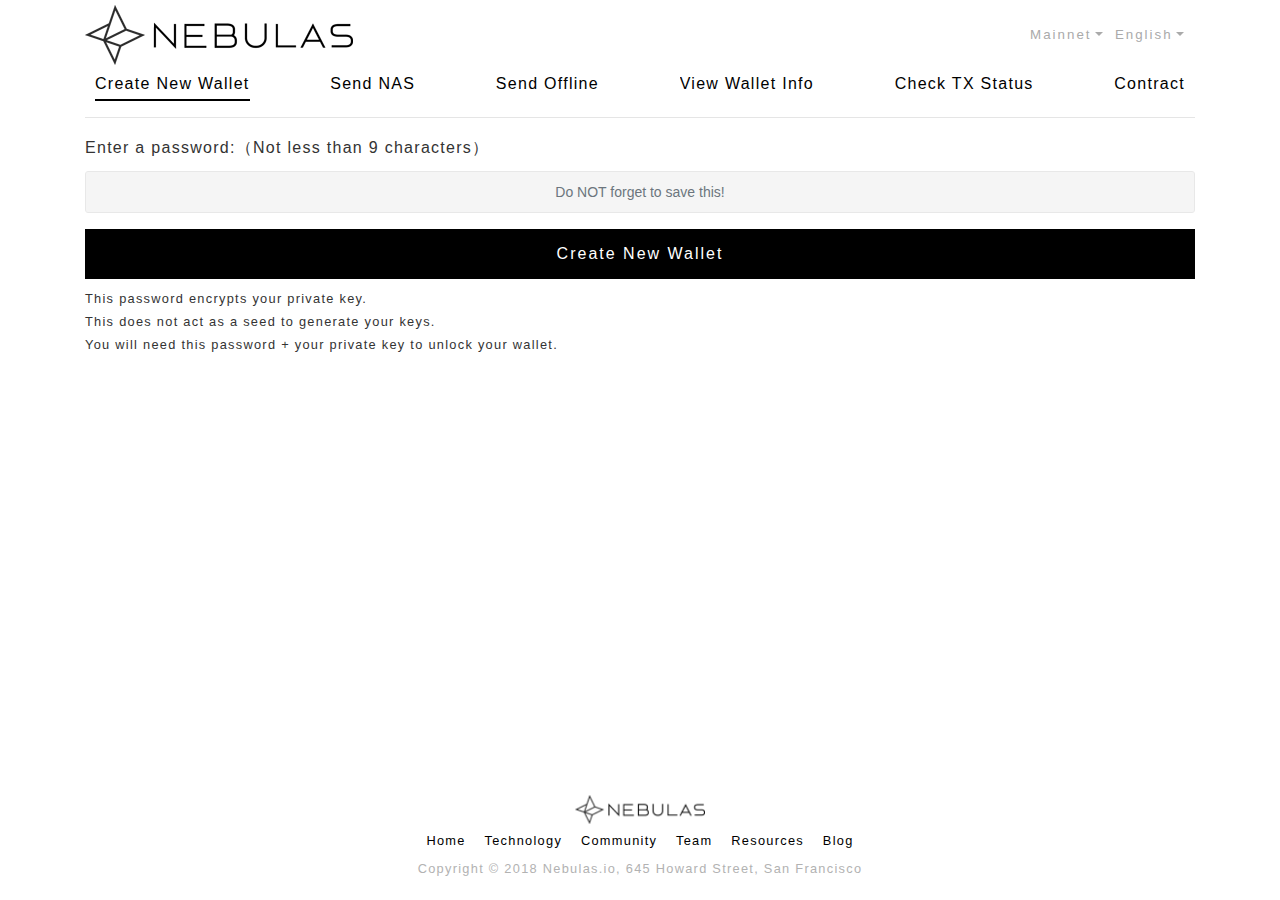
<file: misc/web-wallet/index.html>
<!doctype html>
<html>
<head>
    <meta charset=utf-8>
    <link rel="icon shortcut" href=img/logo.png type=image/png>
    <link rel=apple-touch-icon href=img/logo.png>
    <link rel=stylesheet href=lib/bootstrap-4.0.0-dist/css/bootstrap.min.css>
    <link rel=stylesheet href=css/base.css>
    <link rel=stylesheet href=css/ui-block.css>
    <meta name=viewport content="width=device-width">
    <title>NEBULAS</title>
    <style>
        input {
            text-align: center;
        }

        .active1 {
            display: none;
        }

        .download {
            margin-top: 48px;
            text-align: center;
        }

        .wallet_help {
            font-size: 0.8rem;
        }
    </style>
</head>
<body>
    <div class=logo-main></div>
    <div class=header></div>

    <div class="container wallet">
        <div id=newWallet>
            <div class=form-group>
                <label for=password data-i18n=new/enter-password>Enter a password:（Not less than 9 characters）</label>
                <input type=password class=form-control id=password data-i18n=new/placeholder/do-not-forget placeholder="Do NOT forget to save this!" data-validate-order-matters="required lengthGt8">
            </div>
            <button class="btn btn-block" data-i18n=new/new id=creat>Create New Wallet</button>
        </div>
        <div class="active1 download">
            <h1>
                <span data-i18n=new/save1>Save your</span>
                <code data-i18n=keystore-file></code>
                <span data-i18n=new/save3>File.</span>
            </h1>
            <button class="btn btn-block" data-i18n=new/gen>Download Keystore File</button>
        </div>
        <p class=wallet_help data-i18n=new/comment>
            This password encrypts your private key.
            <br>This does not act as a seed to generate your keys.
            <br>You will need this password + your private key to unlock your wallet.
        </p>
    </div>

    <div class=footer></div>

    <script src=lib/jquery-3.3.1.min.js></script>
    <script src=lib/bootstrap-4.0.0-dist/js/bootstrap.bundle.min.js data-depends=jquery.slim></script>
    <script src=lib/bootbox.min.js data-depends="bootstrap jquery.slim"></script>
    <script src=lib/Blob.js></script>
    <script src=lib/FileSaver.min.js></script>
    <script src=lib/nebulas.js></script>
    <script src=js/1-localSave.js></script>
    <script src=js/home.v1.js></script>
    <script src=js/i18n.js data-depends=jquery.slim></script>
    <script src=js/ui-block.js data-depends="bootbox blockies jquery.slim i18n.js nebulas.js"></script>
    <script>
        "use strict";

        // replace ="([^ =]+)" with =$1

        var nebulas = require("nebulas"),
            account = nebulas.Account.NewAccount(), //TODO：流程位置 应该在创建之后 。创建密码应该删除 
            validateAll = uiBlock.validate();

        uiBlock.insert({
            footer: ".footer",
            header: ".header",
            logoMain: ".logo-main"
        });

        $("#creat").on("click", onClickCreate);
        $(".download button").on("click", onClickDownloadButton);

        function onClickCreate() {
            validateAll() && $(".download").removeClass("active1");
        }

        function onClickDownloadButton() {
            var password = $("#password").val(), address, keyStr, blob;

            if (validateAll()) {
                bootbox.alert({
                    message: "waiting...",
                    title: "info"
                });

                // window.open('tokey.html?password=' + password, '_blank');

                address = account.getAddressString();
                keyStr = account.toKeyString(password);
                blob = new Blob([keyStr], { type: "application/json; charset=utf-8" });
                saveAs(blob, address);
                bootbox.hideAll();
            }
        }
    </script>
</body>
</html>
</file>
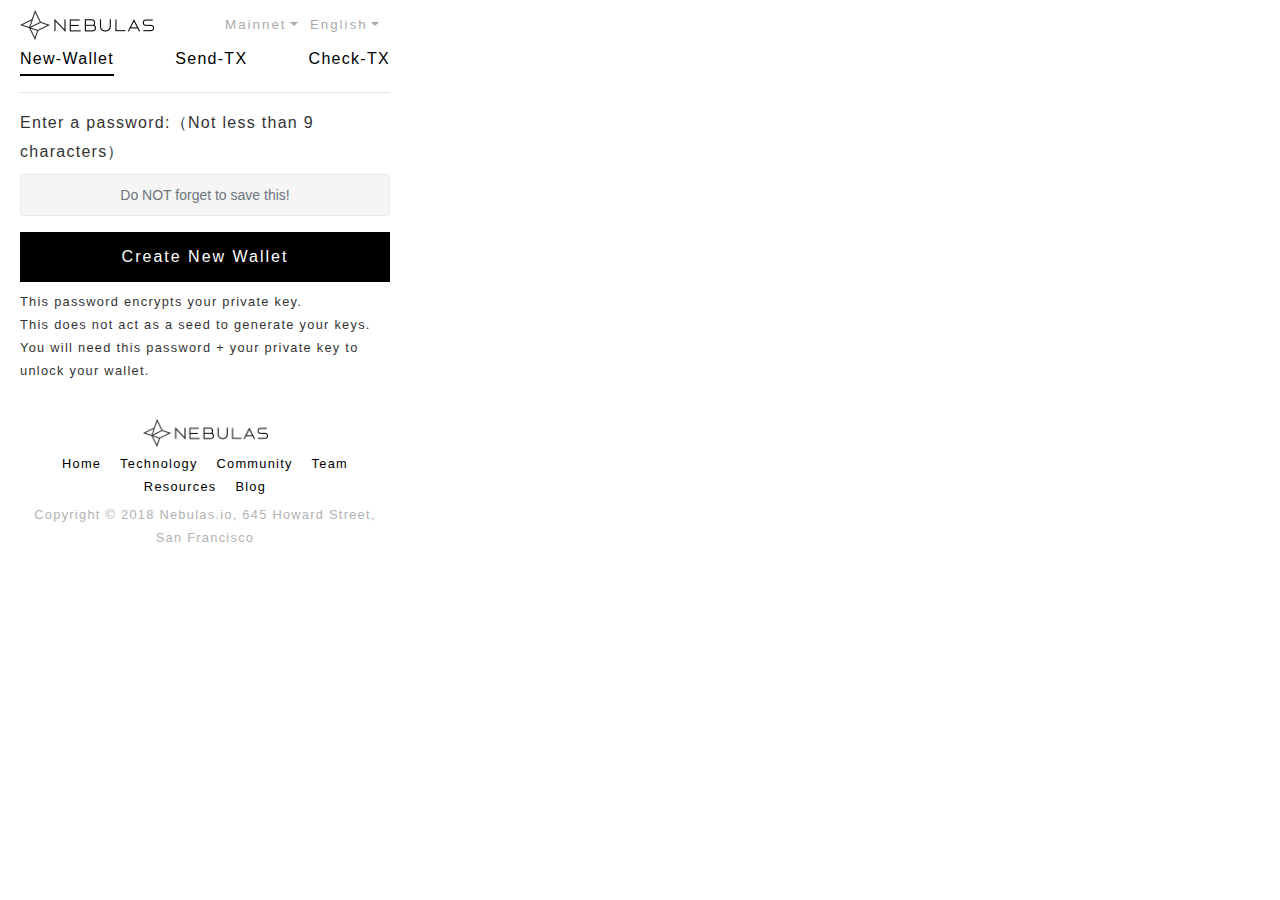
<file: misc/WebExtensionWallet/html/index.html>
<!doctype html>
<html>
<head>
    <meta charset=utf-8>
    <link rel="icon shortcut" href=images/logo.png>
    <link rel=apple-touch-icon href=images/logo.png>
    <link rel=stylesheet href=lib/bootstrap-4.0.0-dist/css/bootstrap.min.css>
    <link rel=stylesheet href=css/base.css>
    <link rel=stylesheet href=css/ui-block.css>
    <meta name=viewport content="width=device-width">
    <title>NEBULAS</title>
    <style>
        input {
            text-align: center;
        }

        .active1 {
            display: none;
        }

        .download {
            margin-top: 48px;
            text-align: center;
        }

        .wallet_help {
            font-size: 0.8rem;
        }

        div#main-outer {
            width: 400px;
            margin: 5px;
            /*background: #DDD;*/
            border-radius: 5px;
        }
    </style>
</head>
<body>
    <div id=main-outer>
    <div class=logo-main></div>
    <div class=header></div>

    <div class="container wallet">
        <div id=newWallet>
            <div class=form-group>
                <label for=password data-i18n=new/enter-password>Enter a password:（Not less than 9 characters）</label>
                <input type=password class=form-control id=password data-i18n=new/placeholder/do-not-forget placeholder="Do NOT forget to save this!" data-validate-order-matters="required lengthGt8">
            </div>
            <button class="btn btn-block" data-i18n=new/new id=creat>Create New Wallet</button>
        </div>
        <div class="active1 download">
            <h1>
                <span data-i18n=new/save1>Save your</span>
                <code data-i18n=keystore-file></code>
                <span data-i18n=new/save3>File.</span>
            </h1>
            <button class="btn btn-block" data-i18n=new/gen>Download Keystore File</button>
        </div>
        <p class=wallet_help data-i18n=new/comment>
            This password encrypts your private key.
            <br>This does not act as a seed to generate your keys.
            <br>You will need this password + your private key to unlock your wallet.
        </p>
    </div>

    <div class=footer></div>
        <script src=../popup.js></script>
    <script src=lib/jquery-3.3.1.min.js></script>
    <script src=lib/bootstrap-4.0.0-dist/js/bootstrap.bundle.min.js data-depends=jquery.slim></script>
    <script src=lib/bootbox.min.js data-depends="bootstrap jquery.slim"></script>
    <script src=lib/Blob.js></script>
    <script src=lib/FileSaver.min.js></script>
    <script src=js/nebulas.js></script>
    <script src=js/1-localSave.js></script>
    <script src=js/home.v1.js></script>
    <script src=js/i18n.js data-depends=jquery.slim></script>
    <script src=js/ui-block.js data-depends="bootbox blockies jquery.slim i18n.js nebulas.js"></script>
    <script src=js/index.js></script>
    </div>
</body>
</html>
</file>
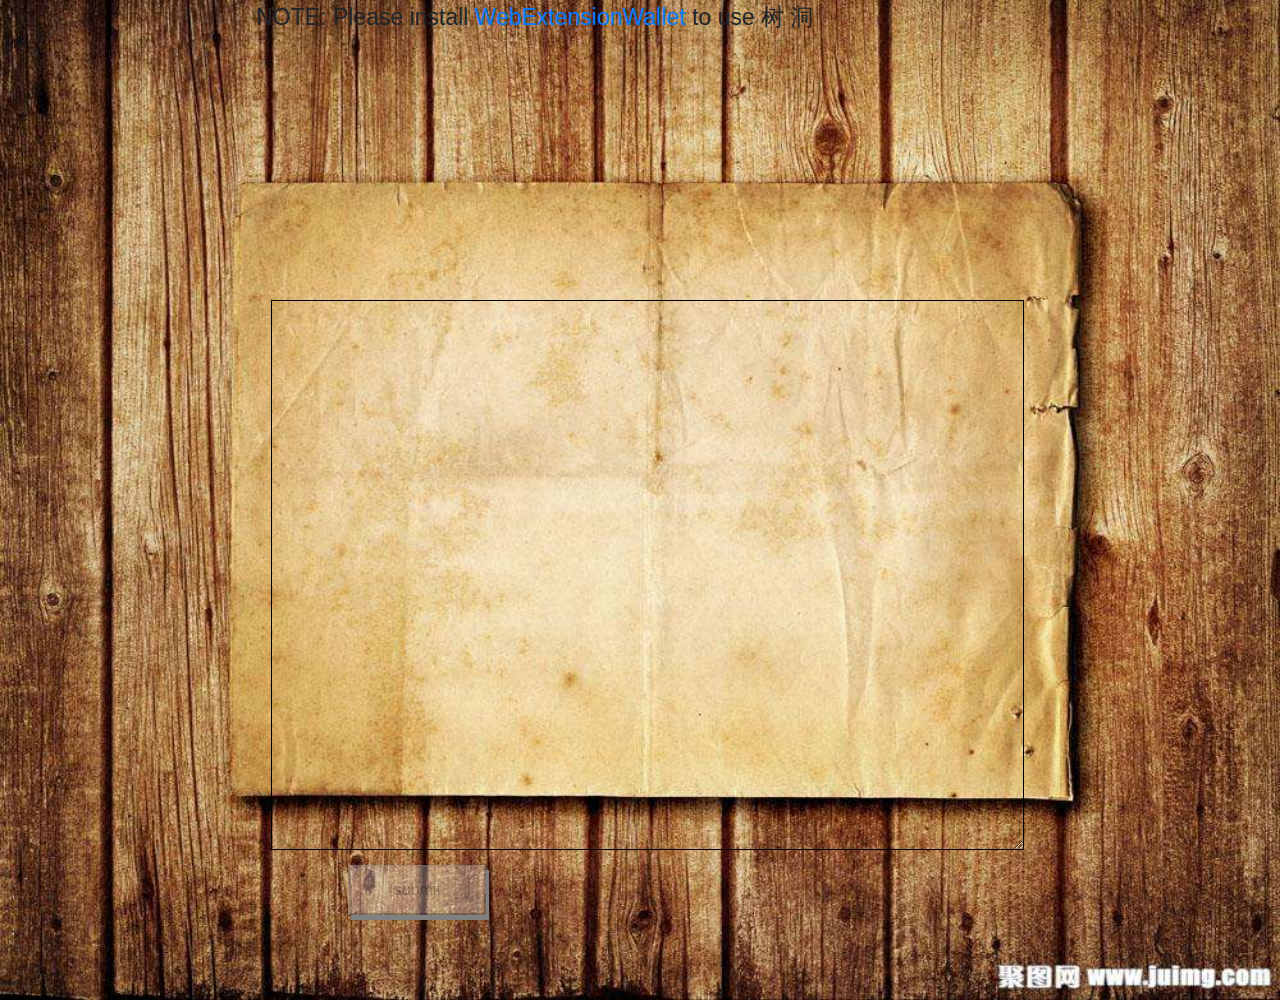
<file: src/main/resources/static/shudong/index.html>
<!DOCTYPE html>
<html lang="en">

<head>
    <meta charset="UTF-8">
    <meta http-equiv="X-UA-Compatible" content="ie=edge">
    <meta name="viewport" content="width=device-width,initial-scale=1, maximum-scale=1, minimum-scale=1, user-scalable=no">

    <title>树 洞</title>
    <link rel="stylesheet" href="lib/bootstrap-4.0.0-dist/css/bootstrap.min.css">
    <style>
        .logo {
            width: 60%;
            height: 240px;
            margin: auto;
        }

        .name {
            text-align: center;
            font-size: 66px;
            text-shadow: 3px 5px grey, 1px 1px #333;
        }

        .img {
            width: 48%;
            height: 53%;
            margin: auto;
            margin-top: 38px;
        }

        .img img {
            width: 100%;
            height: 100%;
        }

        .submit {
            width: 60%;
            margin: auto;
        }

        .noExtension {
            width: 60%;
            height: 100px;
            margin: auto;
            font-size: 23px;
        }

        #search_value {
            width: 98%;
            height: 550px;
            //box-shadow: 3px 5px grey, 1px 1px #333;
            background-color: transparent;
            //opacity: 0;
            border: solid black 1px;
            margin-top: 26%;
            margin-left: 2%;
        }

        .submit button {
            width: 18%;
            height: 50px;
            margin-top: 8px;
            margin-left: 12%;
            box-shadow: 3px 5px grey, 1px 1px #333;
        }

         @keyframes rotate {
            0% { transform:rotateY(0deg);}
            25% { transform:rotateY(180deg);}
            50% { transform:rotateY(0deg);}
            75% { transform:rotateY(180deg);}
            100% { transform:rotateY(0deg);}
        }

        .logo_rotate {
			/*
            animation: rotate 10s infinite;
            animation-fill-mode: forwards;
            animation-timing-function: linear;
				*/
            /*  当动画结束时，让<div>元素保留上一个关键帧的样式值 */
        }

         .result_success {
            width: 60%;
            margin: auto;
        }

        .result_faile{
            width: 60%;
            margin: auto;
        }

        .add_banner{
            width: 60%;
            margin: auto;
        }

        .add_banner input{
            width: 80%;
            height: 50px;
            box-shadow: 3px 5px grey, 1px 1px #333;
        }

        #search_banner{
            font-size: 40px;
            border-bottom: 1px solid black;
        }

        p{
            text-indent:2em;
            font-size: 20px;
        }

        .hide{
            display: none;
        }

        .contenner{
            background: url("img/bg1.jpg");
            height: 1000px;
            background-size: 100% 100%;
        }

        .author{
            text-align: right;
        }
        .author p{
            display: inline-block;
            font-size: 14px;
        }
    </style>
</head>

<body>
    <div class="contenner">
        <!-- <div class="logo">
            <div class="name">树 洞</div>
            <div class="img logo_rotate">
                <img src="img/logo.png" alt="">
            </div>
        </div>
        -->
        <div class="noExtension hide" id="noExtension">
            NOTE: Please install <a target="_blank" href="https://github.com/ChengOrangeJu/WebExtensionWallet">WebExtensionWallet</a>  to use 树 洞
        </div>
        <div class="submit">
            <textarea id="search_value" type="text"
                placeholder="我欲与君相知②，长命③无绝衰。山无陵④，江水为竭，冬雷震震⑤，夏雨雪⑥
                ，天地合⑦ ，天地合⑦乃敢与君绝！"> </textarea>
        </div>
        <div class="submit">
            <button id=submit>submit</button>
        </div>
        <div class="result_success hide">
            <div id=search_banner></div>
            <p id=search_result> wait for content </p>
            <div class="author">
                <i><p> Author:</p> <p id=search_result_author> dasdajkajksdhjasdkjahdkjad</p></i>
            </div>
        </div>
    </div>
    <script src=lib/jquery-3.3.1.min.js></script>
    <script src=lib/bootstrap-4.0.0-dist/js/bootstrap.min.js></script>
    <script>

        document.addEventListener("DOMContentLoaded", function() {
            $("#search_value").attr("disabled",true)
            $("#submit").attr("disabled",true)

            console.log("web page loaded...")
            setTimeout(checkNebpay,100);
        });

        function checkNebpay() {
            console.log("check nebpay")
            try{
                var NebPay = require("nebpay");

                $("#search_value").attr("disabled",false)
                $("#submit").attr("disabled",false)

            }catch(e){
                //alert ("Extension wallet is not installed, please install it first.")
                $("#noExtension").removeClass("hide")
            }
        }

    var dappAddress = "n1mE2ELsY5G7idPCzTffMAvjKfZcFcDjZvt";


        // 提交功能
    $("#submit").click(function(){
        // $("#search_value").val() 输入框内的值
        console.log("********* call smart contract \"sendTransaction\" *****************")
        var func = "save"
        var args = "[\"" + "test" + "\",\"" + $("#search_value").val() + "\"]"

        window.postMessage({
            "target": "contentscript",
            "data":{
                "to" : dappAddress,
                "value" : "0",
                "contract" : {
                    "function" : func,
                    "args" : args
                }
            },
            "method": "neb_sendTransaction"
        }, "*");
    })


    // listen message from contentscript
    window.addEventListener('message', function(e) {
        // e.detail contains the transferred data
        console.log("recived by page:" + e + ", e.data:"+ JSON.stringify(e.data));
        if (!!e.data.data.account){
            //document.getElementById("accountAddress").innerHTML= "Account address: " + e.data.data.account;
        }
        if (!!e.data.data.receipt){
            //document.getElementById("txResult").innerHTML = "Transaction Receipt\n" +  JSON.stringify(e.data.data.receipt,null,'\t');
        }
        if (!!e.data.data.neb_call){
            var result = e.data.data.neb_call.result
            console.log("return of rpc call: " + JSON.stringify(result))

            if (result === 'null'){
                $(".add_banner").addClass("hide");
                $(".result_success").addClass("hide");

                $("#result_faile_add").text($("#search_value").val())

                $(".result_faile").removeClass("hide");
            } else{

                try{
                    result = JSON.parse(e.data.data.neb_call.result)
                }catch (err){

                }

                if (!!result.key){
                    $(".add_banner").addClass("hide");
                    $(".result_faile").addClass("hide");

                    $("#search_banner").text($("#search_value").val())
                    $("#search_result").text(result.value)
                    $("#search_result_author").text(result.author)

                    $(".result_success").removeClass("hide");
                } else {
                    $(".add_banner").addClass("hide");
                    $(".result_faile").addClass("hide");

                    $("#search_banner").text($("#search_value").val())
                    $("#search_result").text(result)
                    $("#search_result_author").text("")

                    $(".result_success").removeClass("hide");
                }

            }

        }
    });


</script>
</body>

</html>
</file>
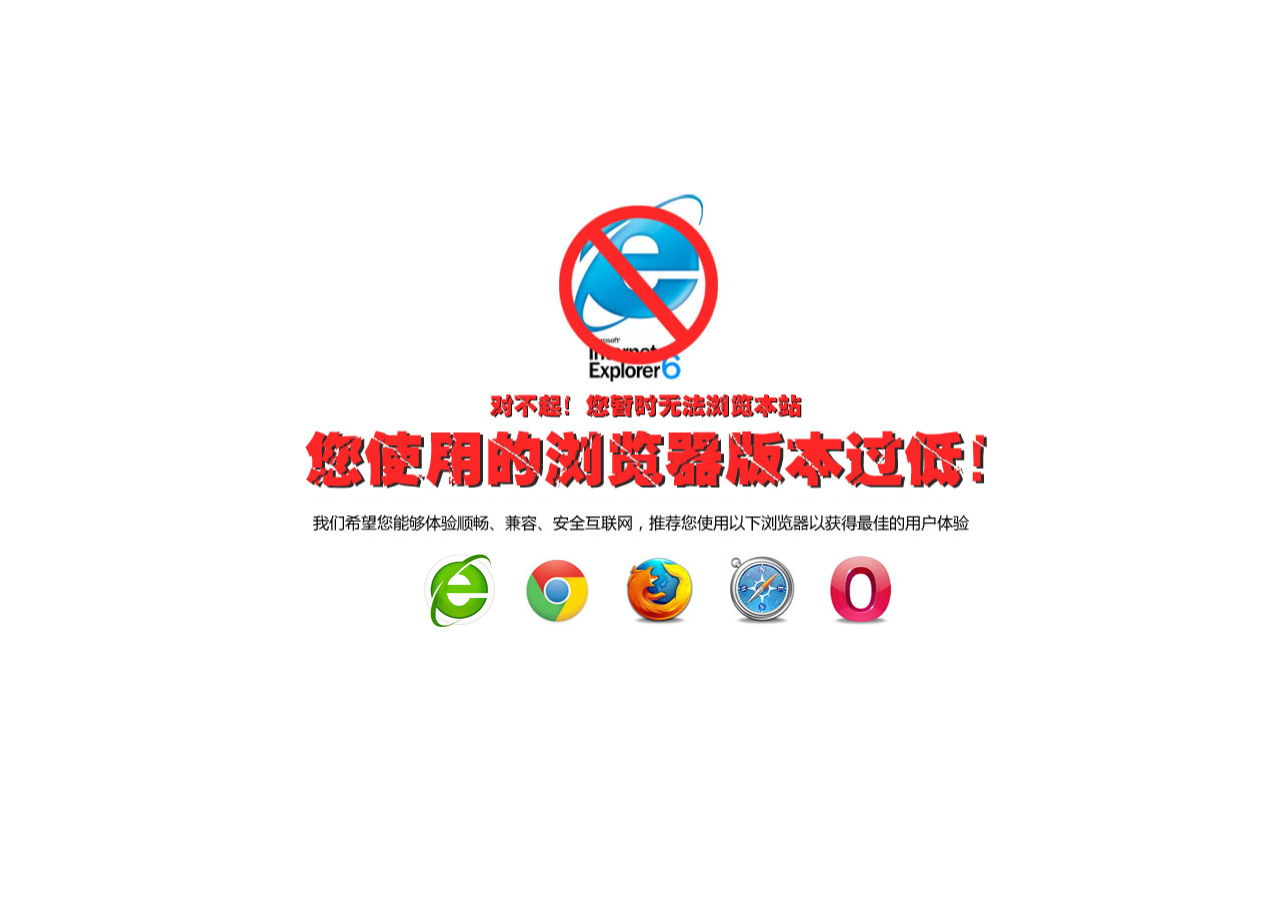
<file: src/main/resources/static/yueting/plugns/killie/index.html>
<!--
 * Let's Kill IE6 插件
 * @author Carlos <anzhengchao@gmail.com>
 * @link   http://overtrue.me
 * @version 2.2
-->
<!DOCTYPE html PUBLIC "-//W3C//DTD XHTML 1.0 Transitional//EN" "http://www.w3.org/TR/xhtml1/DTD/xhtml1-transitional.dtd">
<html xmlns="http://www.w3.org/1999/xhtml">
<head>
    <meta http-equiv="content-type" content="text/html; charset=utf-8">
    <title>不支持的浏览器</title>
</head>
<body>


<style>
body {
	background:#fff !important;
}
#lets-kill-ie6-wrapper {
	position:fixed;
	height:100%;
	height:100%;
	top:0;
	left:0;
	right:0;
	bottom:0;
	z-index:99999999;
	background:#fff;
}
#lets-kill-ie6,#lets-kill-ie6 * {
	margin:0;
	padding:0;
}
#lets-kill-ie6 {
	height:450px;
	width:702px;
	position:absolute;
	left:50%;
	margin-left:-351px;
	top:50%;
	margin-top:-265px
}
#lets-kill-ie6 div.lets-kill-ie6-top {
	background:#fff url(img/top.jpg) center center no-repeat;
	height:360px;
	clear:both
}
#lets-kill-ie6 a.lets-kill-ie6-a {
	outline:0;
	float:left;
	border:1px solid #fff;
	display:inline-block;
	width:98px;
	height:87px;
	background-position:center center;
	background-repeat:no-repeat
}
#lets-kill-ie6 a.lets-kill-ie6-a:hover {
	border:1px solid #bebebe
}
#lets-kill-ie6 a.chrome {
	background-image:url(img/chrome.jpg)
}
#lets-kill-ie6 a.firefox {
	background-image:url(img/firefox.jpg)
}
#lets-kill-ie6 a.safari {
	background-image:url(img/safari.jpg)
}
#lets-kill-ie6 a.opera {
	background-image:url(img/opera.jpg)
}
#lets-kill-ie6 a.c360 {
	background-image:url(img/360.jpg)
}

#lets-kill-ie6 .lets-kill-ie6-links {
	height:100px;
	padding-left:120px;
}

</style>

<div id="lets-kill-ie6-wrapper">
	<div id="lets-kill-ie6">
		<div class="lets-kill-ie6-top">
		</div>
		<div class="lets-kill-ie6-links">
		    <a href="http://dl.360safe.com/netunion/20140425/360se+14478+n4a1de2568d.exe" target="_blank" class="lets-kill-ie6-a c360"
			title="360安全浏览器（chrome内核）">
			</a>
			<a href="http://www.google.cn/chrome/browser/" target="_blank" class="lets-kill-ie6-a chrome"
			title="谷歌Chrome浏览器">
			</a>
			<a href="http://www.firefox.com.cn/" target="_blank" class="lets-kill-ie6-a firefox"
			title="火狐浏览器">
			</a>
			<a href="http://support.apple.com/downloads/#internet" target="_blank"
			class="lets-kill-ie6-a safari" title="苹果Safari浏览器">
			</a>
			<a href="http://www.opera.com/" target="_blank" class="lets-kill-ie6-a opera"
			title="Opera浏览器">
			</a>
		</div>
	</div>
</div> 
</body>
</html>
</file>
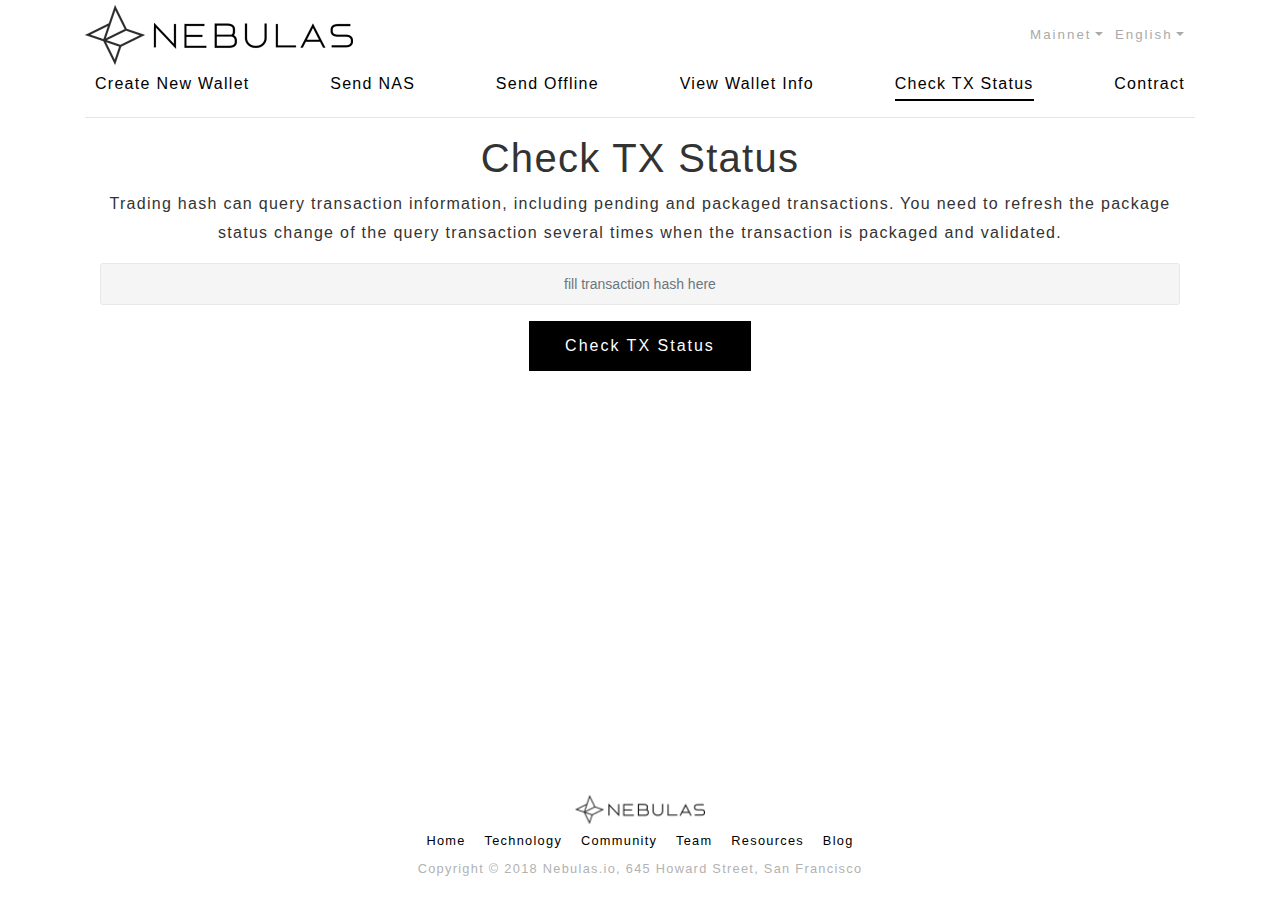
<file: misc/web-wallet/check.html>
<!doctype html>
<html>

<head>
    <meta charset=utf-8>
    <link rel="icon shortcut" href=img/logo.png type=image/png>
    <link rel=apple-touch-icon href=img/logo.png>
    <link rel=stylesheet href=lib/bootstrap-4.0.0-dist/css/bootstrap.min.css>
    <link rel=stylesheet href=css/base.css>
    <link rel=stylesheet href=css/ui-block.css>
    <meta name=viewport content="width=device-width">
    <style>
        .active1 {
            display: none;
        }

        .errmsg {
            color: red;
        }

        .form-control {
            text-align: center;
        }

        .hash,
        .information {
            text-align: center;
        }

        .information {
            margin-top: 20px;
        }

        .mod-child td:last-child {
            padding-bottom: 0;
            padding-top: 0;
            vertical-align: middle;
        }

        .number-comma input.form-control {
            /* override .form-control:disabled */
            background-color: initial;
            border: 0;
        }

        .table tr>td:first-child {
            text-align: left;
        }
    </style>
    <title>NEBULAS</title>
</head>

<body>
    <div class=logo-main></div>
    <div class=header></div>

    <section class="container hash">
        <article class=row></article>
        <section class=col>
            <h1 data-i18n=header/check>Check TX Status</h1>
            <p data-i18n=check/blah></p>
        </section>
        <section class="col text-center">
            <input id=input class=form-control data-validate-order-matters="required lengthEq64" data-i18n=placeholder/tx#>
            <button id=btn class="btn btn-primary" data-i18n=header/check>Check TX Status</button>
            <br>
            <span class="active1 errmsg" data-i18n=check/comment1>Please enter a valid TX hash</span>
        </section>
    </section>

    <section class="active1 container information" id=info>
        <h4 data-i18n=check/tx-details>Transaction Details</h4>
        <br>
        <table class="table table-striped">
            <tbody>
                <tr>
                    <td>TX Hash</td>
                    <td class=tx_hash></td>
                </tr>
                <tr>
                    <td>Contract address</td>
                    <td class=contract_addr></td>
                </tr>
                <tr>
                    <td>TxReceipt Status</td>
                    <td class=status></td>
                </tr>
                <tr>
                    <td data-i18n=send-nas/from-address>From Address</td>
                    <td class=from_address></td>
                </tr>
                <tr>
                    <td data-i18n=send-nas/to-address>To Address</td>
                    <td class=to_address></td>
                </tr>
                <tr class=mod-child>
                    <td data-i18n=amount>Amount</td>
                    <td>
                        <div class="amount number-comma" data-disabled data-unit=wei></div>
                    </td>
                </tr>
                <tr>
                    <td>Nonce</td>
                    <td class=nonce></td>
                </tr>
                <tr class=mod-child>
                    <td data-i18n=gas-price>Gas Price</td>
                    <td>
                        <div class="gas-price number-comma" data-disabled data-unit=wei></div>
                    </td>
                </tr>
                <tr class=mod-child>
                    <td data-i18n=gas-limit>Gas Limit</td>
                    <td>
                        <div class="gas-limit number-comma" data-disabled></div>
                    </td>
                </tr>
                <tr class=mod-child>
                    <td data-i18n=gas-used>Gas Used</td>
                    <td>
                        <div class="gas-used number-comma" data-disabled data-unit=wei></div>
                    </td>
                </tr>
                <tr>
                    <td data-i18n=data>Data</td>
                    <td class=data>
                        <textarea name=code id=code cols=80 rows=6 wrap=virtual disabled></textarea>
                    </td>
                </tr>
            </tbody>
        </table>
    </section>

    <div class="fade loading modal" data-backdrop=static>
        <div class=modal-dialog>
            <div class=modal-content>
                <div class=modal-body>
                    <div class=progress>
                        <div class="progress-bar progress-bar-striped progress-bar-animated" role=progressbar style=width:100%></div>
                    </div>
                </div>
            </div>
        </div>
    </div>

    <div class=footer></div>

    <script src=lib/jquery-3.3.1.min.js></script>
    <script src=lib/bootstrap-4.0.0-dist/js/bootstrap.bundle.min.js data-depends=jquery.slim></script>
    <script src=lib/bootbox.min.js data-depends="bootstrap jquery.slim"></script>
    <script src=lib/nebulas.js></script>
    <script src=js/1-localSave.js></script>
    <script src=js/home.v1.js></script>
    <script src=js/i18n.js data-depends=jquery.slim></script>
    <script src=js/ui-block.js data-depends="bootbox blockies jquery.slim i18n.js nebulas.js"></script>
    <script>
        var nebulas = require("nebulas"),
            Account = nebulas.Account,
            neb = new nebulas.Neb(),
            hash = location.search.slice(1),
            validateAll = uiBlock.validate();

        uiBlock.insert({
            footer: ".footer",
            header: ".header",
            logoMain: ".logo-main",
            numberComma: ".number-comma"
        });

        neb.setRequest(new nebulas.HttpRequest(localSave.getItem("apiPrefix") || "https://testnet.nebulas.io/"));
        $("#btn").on("click", onClickBtn);

        if (hash) {
            $("#input").val(hash);
            $("#btn").trigger("click");
        }

        function onClickBtn() {
            var addr = $("#input").val();

            if (validateAll()) {
                $(".modal.loading").modal("show");

                neb.api.getTransactionReceipt(addr)
                    .then(doneGetTransactionReceipt)
                    .catch(function (o) {
                        $(".modal.loading").modal("hide");

                        bootbox.dialog({
                            backdrop: true,
                            message: i18n.apiErrorToText(o.message),
                            onEscape: true,
                            size: "large",
                            title: "Error"
                        });
                    });
            } else {
                $(".errmsg").removeClass("active1");
                setTimeout(function () {
                    $(".errmsg").addClass("active1");
                }, 2000);
            }
        }

        function doneGetTransactionReceipt(o) {
            $(".modal.loading").modal("hide");

            $("#info").removeClass("active1");
            $("#code").text(o.data);
            $(".tx_hash").text(o.hash);
            $(".contract_addr").text(o.contract_address);
            $(".status").text(o.status == 1 ? "success" : (o.status == 0 ? "fail" : "pending"));
            $(".from_address").text(o.from);
            $(".to_address").text(o.to);
            $(".nonce").text(o.nonce);

            $(".amount input").val(o.value).trigger("input");
            $(".gas-limit input").val(o.gas_limit).trigger("input");
            $(".gas-price input").val(o.gas_price).trigger("input");
            $(".gas-used input").val(o.gas_used).trigger("input");
        }
    </script>
</body>

</html>
</file>
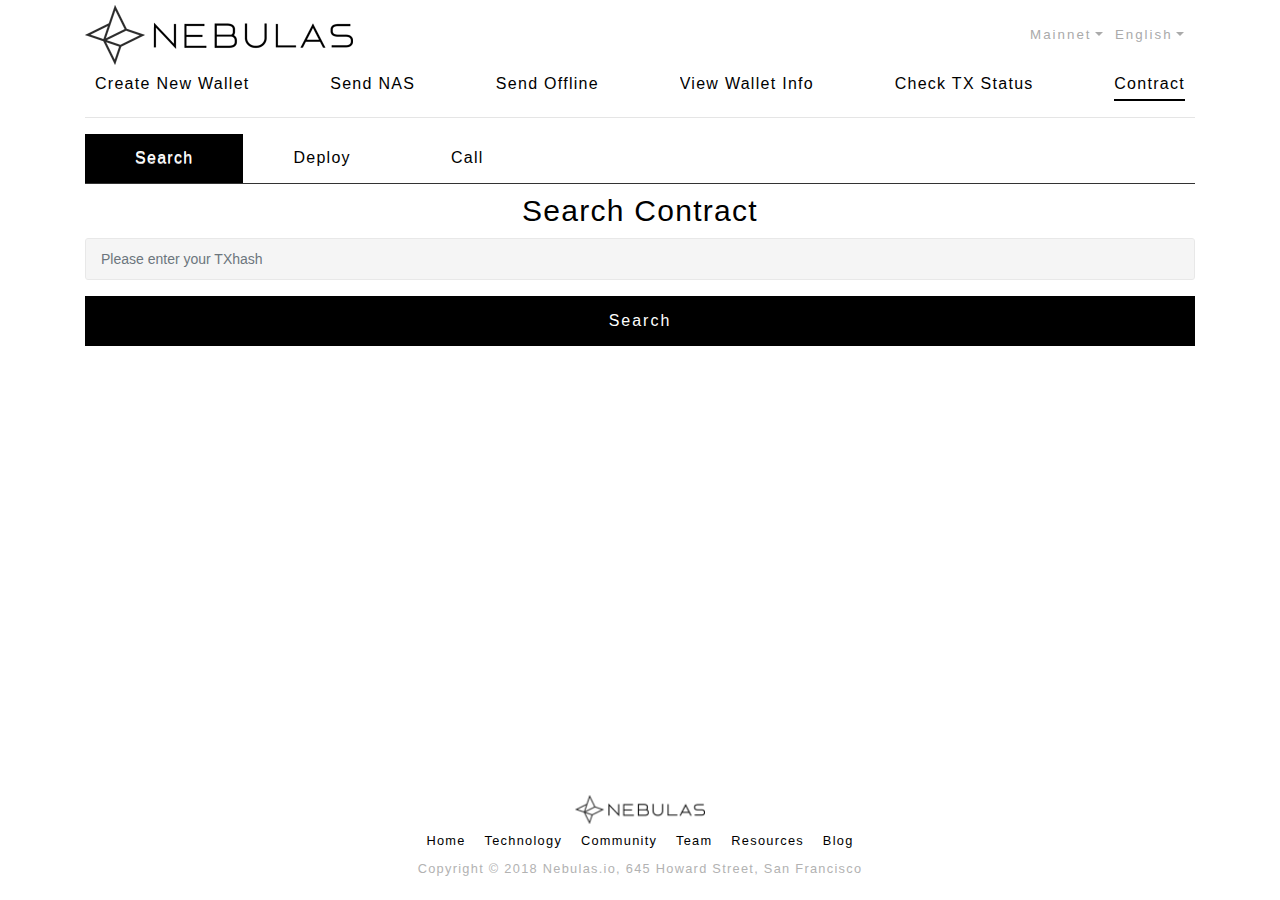
<file: misc/web-wallet/contract.html>
<!doctype html>
<html>

<head>
    <meta charset=utf-8>
    <link rel="icon shortcut" href=img/logo.png type=image/png>
    <link rel=apple-touch-icon href=img/logo.png>
    <link rel=stylesheet href=lib/bootstrap-4.0.0-dist/css/bootstrap.min.css>
    <link rel=stylesheet href=lib/prismjs-1.13.0/prism.css>
    <link rel=stylesheet href=css/base.css>
    <link rel=stylesheet href=css/ui-block.css>
    <link rel=stylesheet href=css/codemirror.css>
    <meta name=viewport content="width=device-width">
    <title>NEBULAS</title>
    <style>
        #content {
            border-top: 1px solid;
        }

        .title {
            text-align: center;
            color: black;
            font-size: 30px;
        }

        .active1 {
            display: none;
        }

        #tabs {
            overflow: hidden;
            margin: 0;
            padding: 0;
            list-style: none;
        }

        #tabs li {
            float: left;
            margin: 0;
        }

        #tabs li a {
            position: relative;
            padding: 10px 50px;
            float: left;
            text-decoration: none;
            text-shadow: 0 1px 0 rgba(255, 255, 255, .8);
        }

        .ccc {
            background-color: black;
        }

        .ccc a {
            color: #fff;
        }

        .current a {
            outline: 0;
            z-index: 4;
        }

        .hoverItem a {
            background: black;
            color: #fff;
        }

        .tab {
            display: none;
        }

        .show {
            display: block;
        }

        .execution_banner {
            height: 200px;
            background-color: #f5f5f5;
            margin: 0 auto;
            word-wrap: break-word;
            overflow-wrap: break-word;
        }

        .form-check {
            display: inline-block;
        }

        #receipt {
            word-break: break-all;
        }

        #receipt_call {
            word-break: break-all;
        }

        .code {
            background-color: #f8f9fa;
            font-family: consolas, menlo, monaco, lucida console, liberation mono, dejavu sans mono, bitstream vera sans mono, courier new, monospace;
            overflow: auto;
            white-space: pre;
        }

        .errmsg {
            color: red;
        }

        .err {
            border-color: red;
        }

        .prompt{
            width: 20px;
            height: 20px;
            display: inline-table;
        }
        
        .prompt_contenner{
            width: 200px;
            height: 100px;
            border: 1px solid black;
            position: absolute;
            left: 16%;
            margin-top: -6%;
            box-shadow:2px 2px 17px #333333;
        }

        .call_prompt_contenner{
            width: 200px;
            height: 100px;
            border: 1px solid black;
            position: absolute;
            left: 28%;
            margin-top: -14%;
            box-shadow:2px 2px 17px #333333;
        }

         .function_prompt_contenner{
            width: 200px;
            height: 100px;
            border: 1px solid black;
            position: absolute;
            left: 24%;
            margin-top: -14%;
            box-shadow:2px 2px 17px #333333;
        }

        .CodeMirror {border: 1px solid black; font-size:13px;}
    </style>
</head>

<body>
    <div class=logo-main></div>
    <div class=header></div>

    <div class=container>
        <ul id=tabs id=myTab role=tablist>
            <li class="current ccc">
                <a href=# title=tab1 data-i18n=contract/search></a>
            </li>
            <li>
                <a href=# title=tab2 data-i18n=contract/deploy></a>
            </li>
            <li>
                <a href=# title=tab3 data-i18n=contract/call></a>
            </li>
        </ul>
        <div id=content>
            <!-- search contract -->
            <div class="search_contract show tab" id=tab1>
                <div class=title>
                    <span data-i18n=contract/search_contract></span>
                </div>
                <input id=addr_input class=form-control data-i18n=contract/addr_input_msg>
                <span class="active1 errmsg" data-i18n=contract/err_msg_hash>Please enter a valid TX hash</span>
                <button class="search btn btn-block" data-i18n=contract/search></button>
                <div class="active1 code search_result"></div>
            </div>

            <div class="deploy_contract tab" id=tab2>
                <div class=title data-i18n=contract/deploy_contract></div>
                <!-- contract code -->

                <span data-i18n=contract/contract_code></span>
                <textarea class=form-control id=source  name=code cols=30 rows=10 data-validate-order-matters=required></textarea>

                <!-- select codetype -->
                <br>
                <div class=codetype>
                    <span data-i18n=contract/contract_codetype></span>
                    <div class=form-check>
                        <input class=form-check-input type=radio name=sourceType id=exampleRadios1 value=js checked>
                        <label class=form-check-label for=exampleRadios1>JavaScript</label>
                    </div>
                    <div class=form-check>
                        <input class=form-check-input type=radio name=sourceType id=exampleRadios2 value=ts>
                        <label class=form-check-label for=exampleRadios2>TypeScript</label>
                    </div>
                    <span data-i18n=contract/contract_codetype_banner></span>
                </div>

                <!-- function args -->
                <br>
                <label data-i18n=contract/contract_fun></label>
                <span id=prompt class=prompt><img src=img/prompt.png></span>
                <div id=prompt_contenner class="active1 prompt_contenner"> <b data-i18n=contract/contract_fun_prompt></b></div>
                <input class=form-control id=deploy_args>


                <!-- select wallet -->
                <div class="select-wallet-file mt14"></div>

                <div class="form-group row">
                    <div class=col>
                        <label data-i18n=send-nas/from-address></label>
                        <div class=icon-address data-id=from_addr data-disabled></div>
                    </div>
                    <div class=col>
                        <label data-i18n=send-nas/to-address></label>
                        <div class=icon-address data-id=to_addr data-disabled></div>
                    </div>
                </div>

                <div class="form-group row">
                    <div class=col>
                        <label data-i18n=send-nas/balance></label>
                        <input class=form-control disabled id=balance>
                    </div>
                    <div class=col>
                        <label data-i18n=send-nas/amount></label>
                        <input class=form-control type=text id=value value=0 disabled>
                    </div>
                </div>

                <div class="form-group row">
                    <div class=col>
                        <label data-i18n=gas-limit></label>
                        <div class=number-comma data-data-i18n=amount data-id=gas_limit data-validate="required number gt0" data-value=200000 data-disabled></div>
                    </div>
                    <div class=col>
                        <label data-i18n=gas-price></label>
                        <i>( 1 NAS = 1EWei = 10
                            <sup>18</sup> Wei )</i>
                        <div class=number-comma data-data-i18n=amount data-id=gas_price data-unit=wei data-validate="required number gt0" data-value=200000></div>
                    </div>
                </div>

                <div class="result active1" id=result></div>

                <div class="form-group row">
                    <div class=col>
                        <button id=deploy_test data-i18n=contract/deploy_test class=" btn btn-block"></button>
                    </div>
                    <div class=col>
                        <button class="btn btn-block" data-i18n=contract/deploy_submit disabled id=deploy></button>
                    </div>
                </div>

                <div class="active1 next row">
                    <div class=col-6>
                        <span class=execution data-i18n=contract/test_result></span>
                        <textarea class="execution_banner form-control" id=deploy_test_result></textarea>
                    </div>
                    <div class="active1 col-6 next_right">
                        <span class=execution data-i18n=contract/result></span>
                        <br>
                        <span data-i18n=contract/txhash></span>
                        <i data-i18n=contract/clickToCheck></i>&darr;
                        <a class="form-control mt14" id=receipt></a>
                        <span class=mt14 data-i18n=contract/contract_address></span>
                        <input type=text class="form-control mt14" id=deploy_result_address disabled>
                    </div>
                </div>
            </div>

            <div class="run_contract tab" id=tab3>
                <div class=title>
                    <span data-i18n=contract/call_contract></span>
                </div>

                <div class="form-group row">
                    <div class=col>
                        <label data-i18n=contract/contract_funtion></label>
                        <span id=function_prompt class=prompt><img src=img/prompt.png></span>
                        <div id=function_prompt_contenner class="active1 function_prompt_contenner"> <b data-i18n=contract/contract_fn_prompt></b></div>
                        <input class=form-control type=text id=call_function>
                    </div>
                    <div class=col>
                        <label data-i18n=contract/contract_fun></label>
                        <span id=call_prompt class=prompt><img src=img/prompt.png></span>
                        <div id=call_prompt_contenner class="active1 call_prompt_contenner"> <b  data-i18n=contract/contract_fun_prompt></b></div>
                        <input class=form-control type=text id=call_args>
                    </div>
                </div>

                <div class=select-wallet-file></div>

                <div class="form-group row">
                    <div class=col>
                        <label data-i18n=send-nas/from-address></label>
                        <div class=icon-address data-id=run_from_addr data-disabled></div>
                    </div>
                    <div class=col>
                        <label data-i18n=send-nas/to-address></label>
                        <div class=icon-address data-id=run_to_addr></div>
                    </div>
                </div>

                <div class="form-group row">
                    <div class=col>
                        <label data-i18n=send-nas/balance></label>
                        <input class=form-control disabled id=run_balance>
                    </div>
                    <div class=col>
                        <label data-i18n=send-nas/amount></label>
                        <input class=form-control id=run_value value=0 data-validate-order-matters="required number">
                    </div>
                </div>

                <div class="form-group row">
                    <div class=col>
                        <label data-i18n=gas-limit></label>
                        <input class=form-control type=text id=run_gas_limit value=200000>
                    </div>
                    <div class=col>
                        <label data-i18n=gas-price></label>
                        <i>( 1 NAS = 1EWei = 10
                            <sup>18</sup> Wei )</i>
                        <input class=form-control type=text id=run_gas_price>
                    </div>
                </div>

                <div class="active1 result" id=result></div>

                <div class="form-group row">
                    <div class=col>
                        <button id=call_test data-i18n=contract/call_test class="btn btn-block"></button>
                    </div>
                    <div class=col>
                        <button class="btn btn-block" data-i18n=contract/call_submit disabled id=call></button>
                    </div>
                </div>

                <div class="active1 next row">
                    <div class=col-6>
                        <span class=execution data-i18n=contract/test_result></span>
                        <textarea class="execution_banner form-control" id=call_test_result></textarea>
                    </div>
                    <div class=col-6>
                        <span class=execution data-i18n=contract/result></span>
                        <br>
                        <span data-i18n=contract/txhash></span>
                        <i data-i18n=contract/clickToCheck></i>&darr;
                        <a class="form-control mt14" id=receipt_call></a>
                    </div>
                </div>
            </div>
        </div>
    </div>

    <div class="fade loading modal" data-backdrop=static>
        <div class=modal-dialog>
            <div class=modal-content>
                <div class=modal-body>
                    <div class=progress>
                        <div class="progress-bar progress-bar-striped progress-bar-animated" role=progressbar style="width: 100%"></div>
                    </div>
                </div>
            </div>
        </div>
    </div>

    <div class=footer></div>

    <script src=lib/jquery-3.3.1.min.js></script>
    <script src=lib/bootstrap-4.0.0-dist/js/bootstrap.bundle.min.js data-depends=jquery.slim></script>
    <script src=lib/bootbox.min.js data-depends="bootstrap jquery.slim"></script>
    <script src=lib/blockies.min.js></script>
    <script src=lib/js-beautify-1.7.5/beautify.js></script>
    <script src=lib/prismjs-1.13.0/prism.js></script>
    <script src=lib/nebulas.js></script>
    <script src=js/1-localSave.js></script>
    <script src=js/home.v1.js></script>
    <script src=js/i18n.js data-depends=jquery.slim></script>
    <script src=js/ui-block.js data-depends="bootbox blockies jquery.slim i18n.js nebulas.js"></script>
    <script src=lib/codemirror/codemirror.js></script>
    <script src=lib/codemirror/javascript.js></script>
    <script>
        "use strict";

        var nebulas = require("nebulas"),
            Account = nebulas.Account,
            Utils = nebulas.Utils,
            neb = new nebulas.Neb(),
            globalParams = {
                account: null
            },
            validateTab2 = uiBlock.validate("#tab2"),
            validateTab3 = uiBlock.validate("#tab3");

        neb.setRequest(new nebulas.HttpRequest(localSave.getItem("apiPrefix") || "https://testnet.nebulas.io/"));

        uiBlock.insert({
            footer: ".footer",
            header: ".header",
            iconAddress: ".icon-address",
            logoMain: ".logo-main",
            numberComma: ".number-comma",
            selectWalletFile: [".select-wallet-file", onUnlockFile]
        });

        $("#tabs a").click(function (e) {
            e.preventDefault();
            $("#tabs li").removeClass("ccc");
            $(this).parent().addClass("ccc");
            $("#content div").removeClass("show");
            $("#" + $(this).attr("title")).addClass("show");
            $(this).addClass("current");
        });

        $("#tabs a").hover(function () {
            if (!$(this).parent().hasClass("current")) {
                $(this).parent().addClass("hoverItem");
            }
        }, function () {
            $(this).parent().removeClass("hoverItem");
        });


        // prompt（function，args） 
        $("#prompt").mouseover(function(){
            $("#prompt_contenner").removeClass("active1");
        });

        $("#prompt").mouseout(function(){
            $("#prompt_contenner").addClass("active1");
        });

        $("#call_prompt").mouseover(function(){
            $("#call_prompt_contenner").removeClass("active1");
        });

        $("#call_prompt").mouseout(function(){
            $("#call_prompt_contenner").addClass("active1");
        });

         $("#function_prompt").mouseover(function(){
            $("#function_prompt_contenner").removeClass("active1");
        });

        $("#function_prompt").mouseout(function(){
            $("#function_prompt_contenner").addClass("active1");
        });

        $(".search").on("click", onClickSearch);
        $("#deploy_test").on("click", onClickDeployTest);
        $("#deploy").on("click", onClickDeploy);
        $("#call_test").on("click", onClickCallTest);
        $("#call").on("click", onClickCall);

        function onClickDeployTest() {
            validateTab2() && innerDeploy(function (params) {
                neb.api.call({
                    from: params.from,
                    to: params.to,
                    value: params.value,
                    nonce: params.nonce,
                    gasPrice: params.gasPrice,
                    gasLimit: params.gasLimit,
                    contract: params.contract
                }).then(function (resp) {
                    $("#deploy_test_result").text(JSON.stringify(resp));
                    $("#deploy").attr("disabled", false); // = $('#deploy').removeAttr("disabled")
                    $("#deploy_result").text("");
                    $("#deploy_test_result").parents(".next").removeClass("active1");
                }).catch(function (err) {
                    $("#deploy_test_result").text(JSON.stringify(err));
                    $("#deploy").attr("disabled", true);
                    $("#deploy_result").text("");
                    $("#deploy_test_result").parents(".next").removeClass("active1");
                });
            });
        }

        function onClickDeploy() {
            $(".modal.loading").modal("show");
            $(".next_right").removeClass("active1");

            innerDeploy(function (params) {
                var gTx = new nebulas.Transaction(parseInt(localSave.getItem("chainId")),
                    globalParams.account,
                    params.to, params.value, params.nonce, params.gasPrice, params.gasLimit, params.contract);

                gTx.signTransaction();

                neb.api
                    .sendRawTransaction(gTx.toProtoString())
                    .then(function (resp) {
                        $("#deploy_result").text(JSON.stringify(resp));
                        $("#deploy_result_address").val(resp.contract_address);
                        $("#receipt").text(resp.txhash).prop("href", "check.html?" + resp.txhash);
                        $(".modal.loading").modal("hide");
                    })
                    .catch(function (err) {
                        $("#deploy_result").text(JSON.stringify(err));
                        $(".modal.loading").modal("hide");
                    });
            });
        }

        function onClickSearch() {
            if ($("#addr_input").val().length != 64) {
                $(".errmsg").removeClass("active1");

                setTimeout(function () {
                    $(".errmsg").addClass("active1");
                }, 2000);
            } else {
                $(".modal.loading").modal("show");

                neb.api
                    .getTransactionReceipt($("#addr_input").val())
                    .then(function (resp) {
                        var data, s, lang;

                        if (!resp.contract_address || resp.contract_address === "") {
                            bootbox.dialog({
                                backdrop: true,
                                message: i18n.apiErrorToText("transaction not found"),
                                onEscape: true,
                                size: "large",
                                title: "Error"
                            });
                        } else {
                            $(".search_result").removeClass("active1");

                            if (resp.data) {
                                data = atob(resp.data);
                                lang = Prism.languages.javascript;

                                if (resp.type == "binary")
                                    s = data;
                                else if (resp.type == "deploy")
                                    s = Prism.highlight(js_beautify(JSON.parse(data).Source), lang);
                                else if (resp.type == "call")
                                    s = Prism.highlight(js_beautify(data), lang);
                                else
                                    s = "0x0";

                                $(".search_result").html(s);
                                $(".modal.loading").modal("hide");
                            }
                        }
                    })
                    .catch(function (err) {
                        bootbox.dialog({
                            backdrop: true,
                            onEscape: true,
                            message: i18n.apiErrorToText(err.message),
                            size: "large",
                            title: "Error"
                        });

                        $(".modal.loading").modal("hide");
                    });
            }
        }

        function onClickCallTest() {
            validateTab3() && innerCall(function (params) {
                neb.api
                    .call({
                        from: params.from,
                        to: params.to,
                        value: params.value,
                        nonce: params.nonce,
                        gasPrice: params.gasPrice,
                        gasLimit: params.gasLimit,
                        contract: params.contract
                    })
                    .then(function (resp) {
                        $("#call_test_result").text(JSON.stringify(resp));

                        if (resp.execute_err && resp.execute_err !== "") {
                            $("#call").attr("disabled", true);
                            $("#call_result").text("");
                            $(".next").removeClass("active1");
                        } else {
                            $("#call").attr("disabled", false);
                            $("#call_result").text("");
                            $(".next").removeClass("active1");
                        }
                    })
                    .catch(function (err) {
                        $("#call_test_result").text(JSON.stringify(err));
                        $("#call").attr("disabled", true);
                        $("#call_result").text("");
                        $(".next").removeClass("active1");
                    });
            });
        }

        function onClickCall() {
            $(".modal.loading").modal("show");

            innerCall(function (params) {
                var gTx = new nebulas.Transaction(parseInt(localSave.getItem("chainId")),
                    globalParams.account,
                    params.to, params.value, params.nonce, params.gasPrice, params.gasLimit, params.contract);

                gTx.signTransaction();

                neb.api
                    .sendRawTransaction(gTx.toProtoString())
                    .then(function (resp) {
                        console.log(JSON.stringify(resp));
                        $("#call_result").text(JSON.stringify(resp));
                        $(".result").removeClass("active1");
                        $(".next").removeClass("active1");
                        $("#receipt_call").text(resp.txhash).prop("href", "check.html?" + resp.txhash);
                        $(".modal.loading").modal("hide");
                    })
                    .catch(function (err) {
                        $("#call_result").text(JSON.stringify(err));
                        $(".result").removeClass("active1");
                        $(".next").removeClass("active1");
                        $(".modal.loading").modal("hide");
                    });
            });
        }

        function onUnlockFile(swf, fileJson, account, password) {
            var balance_nas, state,
                fromAddr = account.getAddressString(),
                $tab = $(swf).closest(".tab");

            $(".modal.loading").modal("show");

            if ($tab.prop("id") == "tab2") {
                $("#from_addr").val(fromAddr).trigger("input");
                $("#to_addr").val(account.getAddressString()).trigger("input");
            } else if ($tab.prop("id") == "tab3")
                $("#run_from_addr").val(fromAddr).trigger("input");

            try {
                account.fromKey(fileJson, password);
                globalParams.account = account;
                $("#unlock").hide();
                $("#send").show();

                neb.api.gasPrice()
                    .then(function (resp) {
                        $("#gas_price").val(resp.gas_price);
                        $("#run_gas_price").val(resp.gas_price);

                        return neb.api.getAccountState(fromAddr);
                    })
                    .then(function (resp) {
                        var balance = nebulas.Unit.fromBasic(resp.balance, "nas");

                        if ($tab.prop("id") == "tab2")
                            $("#balance").val(balance + " NAS");
                        else if ($tab.prop("id") == "tab3")
                            $("#run_balance").val(balance + " NAS");

                        $(".modal.loading").modal("hide");
                    })
                    .catch(function (e) {
                        // this catches e thrown by nebulas.js!neb

                        bootbox.dialog({
                            backdrop: true,
                            onEscape: true,
                            message: i18n.apiErrorToText(e.message),
                            size: "large",
                            title: "Error"
                        });

                        $(".modal.loading").modal("hide");
                    });
            } catch (e) {
                // this catches e thrown by nebulas.js!account

                bootbox.dialog({
                    backdrop: true,
                    onEscape: true,
                    message: localSave.getItem("lang") == "en" ? e : "keystore 文件错误, 或者密码错误",
                    size: "large",
                    title: "Error"
                });

                $(".modal.loading").modal("hide");
            }
        }

        function innerDeploy(callback) {
            let params = {};

            if (!globalParams.account) {
                // TODO 提示钱包信息不正确
                return;
            }

            params.from = globalParams.account.getAddressString();
            params.to = params.from;

            // prepare gasLimit
            let gasLimit = Utils.toBigNumber(0);

            try {
                gasLimit = Utils.toBigNumber($("#gas_limit").val());
            } catch (err) {
                console.log(err);
            }

            if (gasLimit.cmp(Utils.toBigNumber(0)) <= 0) {
                $("#gas_limit").addClass("err");
                setTimeout(function () {
                    $("#gas_limit").removeClass("err");
                }, 5000);
                return;
            }

            params.gasLimit = gasLimit.toNumber();

            // prepare gasPrice
            let gasPrice = Utils.toBigNumber(0);

            try {
                gasPrice = Utils.toBigNumber($("#gas_price").val());
            } catch (err) {
                console.log(err);
            }

            if (gasPrice.cmp(Utils.toBigNumber(0)) <= 0) {
                $("#gas_price").addClass("err");
                setTimeout(function () {
                    $("#gas_price").removeClass("err");
                }, 5000);
                return;
            }

            params.gasPrice = gasPrice.toNumber();
            params.value = "0";
            params.contract = {
                "source": $("#source").val(),
                "sourceType": $("input[name=sourceType]:checked").val(),
                "args": $("#deploy_args").val().trim()
            };

            // prepare nonce
            neb.api.getAccountState(params.from)
                .then(function (resp) {
                    var balance = nebulas.Unit.fromBasic(resp.balance, "nas"),
                        $tab = $(".show.tab");

                    params.nonce = parseInt(resp.nonce) + 1;

                    if ($tab.prop("id") == "tab2")
                        $("#balance").val(balance + " NAS");
                    else if ($tab.prop("id") == "tab3")
                        $("#run_balance").val(balance + " NAS");

                    callback(params);
                })
                .catch(function (err) {
                    $(".modal.loading").modal("hide");

                    bootbox.dialog({
                        backdrop: true,
                        onEscape: true,
                        message: i18n.apiErrorToText(err.message),
                        size: "large",
                        title: "Error"
                    });
                });
        }

        function innerCall(callback) {
            let params = {};

            if (!globalParams.account) {
                // TODO 提示钱包信息不正确
                return;
            }
            params.from = globalParams.account.getAddressString();

            // prepare to
            let toAddr = $("#run_to_addr").val().trim();
            if (!Account.isValidAddress(toAddr)) {
                $("#run_to_addr").addClass("err");
                setTimeout(function () {
                    $("#run_to_addr").removeClass("err");
                }, 5000);
                return;
            }
            params.to = toAddr;

            // prepare gasLimit
            let gasLimit = Utils.toBigNumber(0);
            try {
                gasLimit = Utils.toBigNumber($("#run_gas_limit").val());
            } catch (err) {
                console.log(err);
            }
            if (gasLimit.cmp(Utils.toBigNumber(0)) <= 0) {
                $("#run_gas_limit").addClass("err");
                setTimeout(function () {
                    $("#run_gas_limit").removeClass("err");
                }, 5000);
                return;
            }
            params.gasLimit = gasLimit.toNumber();

            // prepare gasPrice
            let gasPrice = Utils.toBigNumber(0);
            try {
                gasPrice = Utils.toBigNumber($("#run_gas_price").val());
            } catch (err) {
                console.log(err);
            }
            if (gasPrice.cmp(Utils.toBigNumber(0)) <= 0) {
                $("#run_gas_price").addClass("err");
                setTimeout(function () {
                    $("#run_gas_price").removeClass("err");
                }, 5000);
                return;
            }
            params.gasPrice = gasPrice.toNumber();

            // prepare value
            let value = Utils.toBigNumber(0);
            try {
                value = nebulas.Unit.toBasic(Utils.toBigNumber($("#run_value").val()), "nas");
            } catch (err) {
                console.log(err);
            }
            if (value.cmp(Utils.toBigNumber(0)) < 0) {
                // TODO 添加提示value输入不对
                console.log("invalid value");
                return;
            }
            params.value = value;

            // prepare contract
            params.contract = {
                "function": $("#call_function").val(),
                "args": $("#call_args").val().trim()
            };

            // prepare nonce
            // needs refresh data on every 'test' and 'commit' call, because data update may slow,
            // you can get different result by hit 'test' multiple times
            neb.api.getAccountState(params.from).then(function (resp) {
                var balance = nebulas.Unit.fromBasic(resp.balance, "nas"),
                    $tab = $(".show.tab");

                params.nonce = parseInt(resp.nonce) + 1;

                if ($tab.prop("id") == "tab2")
                    $("#balance").val(balance + " NAS");
                else if ($tab.prop("id") == "tab3")
                    $("#run_balance").val(balance + " NAS");

                callback(params);
            }).catch(function (err) {
                // console.log("prepare nonce error: " + err);
                bootbox.dialog({
                    backdrop: true,
                    onEscape: true,
                    message: i18n.apiErrorToText(err.message),
                    size: "large",
                    title: "Error"
                });
            });
        }
        // CodeMirror
        // var editor = CodeMirror.fromTextArea(document.getElementById("source"), {
        //     lineNumbers: true,
        //     styleActiveLine: true,
        //     matchBrackets: true,
        //     // mode:' javascript ',
        //     // indentUnit: ' 2 ',
        //     smartIndent: true
        // });

    </script>
</body>
</html>
</file>
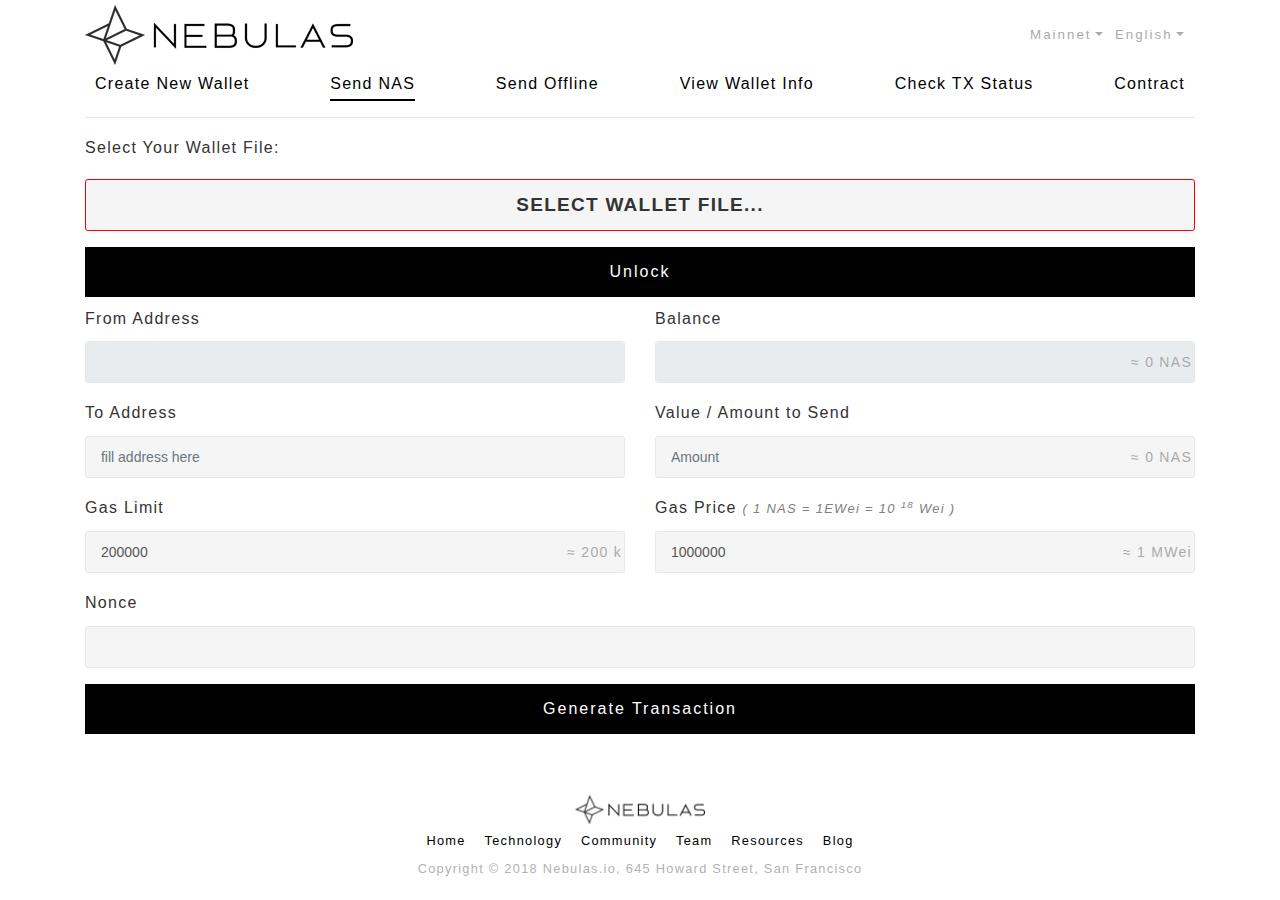
<file: misc/web-wallet/sendNas.html>
<!doctype html>
<html>

<head>
    <meta charset=utf-8>
    <link rel="icon shortcut" href=img/logo.png type=image/png>
    <link rel=apple-touch-icon href=img/logo.png>
    <link rel=stylesheet href=lib/bootstrap-4.0.0-dist/css/bootstrap.min.css>
    <link rel=stylesheet href=css/base.css>
    <link rel=stylesheet href=css/ui-block.css>
    <meta name=viewport content="width=device-width">
    <title>NEBULAS</title>
    <style>
        .check_list {
            width: 400px;
            height: 500px;
            background-color: #f5f5f5;
            position: absolute;
            margin-left: 30%;
            margin-top: -50%;
            border-radius: 50px;
            padding: 20px;
        }

        .check_list .data {
            width: 100%;
        }

        .check_list .check {
            margin-top: 60px;
        }

        .active1 {
            display: none;
        }

        .transaction {
            margin-top: 1rem;
            display: none;
        }
    </style>
</head>

<body>
    <div class=logo-main></div>
    <div class=header></div>
    <div class="container select-wallet-file"></div>

    <div id=send class="container send">
        <div class="form-group row">
            <div class=col-md-6>
                <label data-i18n=send-nas/from-address>From Address</label>
                <div class="from icon-address" data-disabled></div>
            </div>
            <div class=col-md-6>
                <label data-i18n=send-nas/balance>Balance</label>
                <div class=number-comma data-disabled data-id=balance data-unit=nas></div>
            </div>
        </div>
        <div class="form-group row">
            <div class=col>
                <label data-i18n=send-nas/to-address>To Address</label>
                <div class="icon-address to"></div>
            </div>
            <div class=col>
                <label for=amount data-i18n=send-nas/amount>Value / Amount to Send</label>
                <div class=number-comma data-data-i18n=amount data-id=amount data-unit=nas data-validate="required number eqgt0"></div>
            </div>
        </div>
        <div class="form-group row">
            <div class=col>
                <label for=limit>
                    <span data-i18n=gas-limit>Gas Limit</span>
                </label>
                <div class=number-comma data-data-i18n=amount data-id=limit data-validate="required number gt0" data-value=200000></div>
            </div>
            <div class=col>
                <label for=price>
                    <span data-i18n=gas-price>Gas Price</span>
                    <i>( 1 NAS = 1EWei = 10
                        <sup>18</sup> Wei )</i>
                </label>
                <div class=number-comma data-data-i18n=amount data-id=price data-unit=wei data-validate="required number gt0" data-value=1000000></div>
            </div>
        </div>
        <div class=form-group>
            <label for=nonce>Nonce</label>
            <input class=form-control id=nonce data-validate-order-matters="required number gt0">
        </div>
        <button id=generate class="btn btn-block" data-i18n=send-nas/button/generate>Generate Transaction</button>
    </div>

    <!-- send -->
    <div id=transaction class="container transaction">
        <div class=row>
            <div class=col-6>
                <div class=form-group>
                    <label for=raw data-i18n=send-nas/raw>Raw Transaction</label>
                    <!-- TODO: TRX -->
                    <textarea class=form-control rows=8 id=raw disabled></textarea>
                </div>
                <div class=form-group>
                    <label for=signed data-i18n=send-nas/signed>Signed Transaction</label>
                    <textarea class=form-control rows=8 id=signed disabled></textarea>
                </div>
            </div>
            <div class="col-6 text-center">
                <label data-i18n=send-nas/signed_qr>Signed Transaction QR</label>
                <div id=addressqr></div>
            </div>
        </div>
        <button type=button id=send_transaction class="btn btn-block" data-toggle=modal data-target=#modal-confirm data-i18n=send-nas/send>Send </button>

        <!-- Transaction -->
        <div class="container transaction" id=receipt_div>
            <span data-i18n=contract/txhash></span>
            <i data-i18n=contract/clickToCheck></i>&darr;
            <a id=receipt></a>
            <div class=form-group>
                <label for=signed data-i18n=send-nas/receipt>receipt :</label>
                <textarea id=receipt_state rows=6 class=form-control disabled></textarea>
            </div>
        </div>
    </div>

    <!-- Modal -->
    <div class="fade modal" id=modal-confirm tabindex=-1 role=dialog aria-labelledby=exampleModalLabel aria-hidden=true>
        <div class=modal-dialog role=document>
            <div class=modal-content>
                <div class=modal-header>
                    <h5 class=modal-title id=exampleModalLabel data-i18n=send-nas/transfer_msg>transfer message :</h5>
                    <button type=button class=close data-dismiss=modal aria-label=Close>
                        <span aria-hidden=true>&times;</span>
                    </button>
                </div>
                <div class=modal-body>
                    <div>
                        <label data-i18n=send-nas/from-address>From Address</label>
                        <input type=text class=form-control id=for_addr disabled>
                    </div>
                    <div>
                        <label data-i18n=send-nas/to-address>To Address</label>
                        <input type=text class=form-control id=to_addr disabled>
                    </div>
                    <div>
                        <label for=amount data-i18n=send-nas/amount>Value / Amount to Send</label>
                        <div class=number-comma data-data-i18n=amount data-id=value data-unit=nas data-disabled></div>
                    </div>
                    <!-- <div class=data>
                        <label>data</label>
                        <input type=text class=data id=data disabled style="width: 100%;">
                    </div> -->
                </div>
                <div class=modal-footer>
                    <button class="btn btn-secondary" data-dismiss=modal data-i18n=send-nas/close>Close</button>
                    <button class="btn btn-primary s" data-dismiss=modal data-i18n=send-nas/check></button>
                </div>
            </div>
        </div>
    </div>

    <div class=footer></div>

    <script src=lib/jquery-3.3.1.min.js></script>
    <script src=lib/bootstrap-4.0.0-dist/js/bootstrap.bundle.min.js data-depends=jquery.slim></script>
    <script src=lib/bootbox.min.js data-depends="bootstrap jquery.slim"></script>
    <script src=lib/jquery.qrcode.min.js data-depends=jquery></script>
    <script src=lib/blockies.min.js></script>
    <script src=lib/nebulas.js></script>
    <script src=js/1-localSave.js></script>
    <script src=js/home.v1.js></script>
    <script src=js/i18n.js data-depends=jquery.slim></script>
    <script src=js/ui-block.js data-depends="bootbox blockies jquery.slim i18n.js nebulas.js"></script>
    <script>
        "use strict";

        var nebulas = require("nebulas"),
            Transaction = nebulas.Transaction,
            Utils = nebulas.Utils,
            Unit = nebulas.Unit,
            neb = new nebulas.Neb(),
            validateAll = uiBlock.validate(),
            gLastGenerateInfo = {},
            gAccount, gTx;

        neb.setRequest(new nebulas.HttpRequest(localSave.getItem("apiPrefix") || "https://testnet.nebulas.io/"));
        $("#generate").on("click", onClickGenerate);
        $("#modal-confirm .s").on("click", onClickModalConfirmS);
        $("#send_transaction").on("click", onClickSendTransaction);

        uiBlock.insert({
            footer: ".footer",
            header: ".header",
            iconAddress: ".icon-address",
            logoMain: ".logo-main",
            numberComma: ".number-comma",
            selectWalletFile: [".select-wallet-file", onUnlockFile]
        });

        function onUnlockFile(swf, fileJson, account, password) {  //TODO: 对外函数不要用简称
            var address;
            try {
                account.fromKey(fileJson, password);
                address = account.getAddressString();
                gAccount = account;

                $(".icon-address.from input").val(address).trigger("input"); // gen icon from addr, needs trigger 'input' event if via set o.value
                $("#unlock").hide();
                $("#send").show();

                neb.api.getAccountState(address)
                    .then(function (resp) {
                        var nas = Unit.fromBasic(resp.balance, "nas").toNumber();

                        $("#balance").val(nas).trigger("input"); // add comma & unit from value, needs trigger 'input' event if via set o.value
                        $("#nonce").val(parseInt(resp.nonce || 0) + 1);
                    })
                    .catch(function (e) {
                        // this catches e thrown by nebulas.js!neb

                        bootbox.dialog({
                            backdrop: true,
                            onEscape: true,
                            message: i18n.apiErrorToText(e.message),
                            size: "large",
                            title: "Error"
                        });
                    });
            } catch (e) {
                // this catches e thrown by nebulas.js!account

                bootbox.dialog({
                    backdrop: true,
                    onEscape: true,
                    message: localSave.getItem("lang") == "en" ? e : "keystore 文件错误, 或者密码错误",
                    size: "large",
                    title: "Error"
                });
            }
        }

        function onClickGenerate() {
            var fromAddress, toAddress, balance, amount, gaslimit, gasprice, nonce, bnAmount;

            if (validateAll()) {
                fromAddress = $(".icon-address.from input").val();
                toAddress = $(".icon-address.to input").val();
                balance = $("#balance").val();
                amount = $("#amount").val();
                gaslimit = $("#limit").val();
                gasprice = $("#price").val();
                nonce = $("#nonce").val();

                if (gLastGenerateInfo.fromAddress != fromAddress ||
                    gLastGenerateInfo.toAddress != toAddress ||
                    gLastGenerateInfo.balance != balance ||
                    gLastGenerateInfo.amount != amount ||
                    gLastGenerateInfo.gaslimit != gaslimit ||
                    gLastGenerateInfo.gasprice != gasprice ||
                    gLastGenerateInfo.nonce != nonce) try {  //TODO: 加括号
                        var tmp = Unit.fromBasic(Utils.toBigNumber(gaslimit)
                            .times(Utils.toBigNumber(gasprice)), "nas");

                        if (Utils.toBigNumber(balance).lt(Utils.toBigNumber(amount).plus(tmp))) //TODO: 加括号； tmp-->max gas used
                            if (Utils.toBigNumber(balance).lt(tmp))
                                bnAmount = Utils.toBigNumber(0); //TODO: 逻辑是否必须有
                            else
                                bnAmount = Utils.toBigNumber(balance).minus(Utils.toBigNumber(tmp));

                        gTx = new Transaction(parseInt(localSave.getItem("chainId")), gAccount, toAddress, Unit.nasToBasic(Utils.toBigNumber(amount)), parseInt(nonce), gasprice, gaslimit);
                        gTx.signTransaction();

                        $("#raw").val(gTx.toString());
                        $("#signed").val(gTx.toProtoString());

                        $("<div id=addressqr></div>")
                            .qrcode(gTx.toProtoString())
                            .replaceAll('#addressqr');

                        $("#transaction").show();

                        gLastGenerateInfo.fromAddress = fromAddress;
                        gLastGenerateInfo.toAddress = toAddress;
                        gLastGenerateInfo.balance = balance;
                        gLastGenerateInfo.amount = amount;
                        gLastGenerateInfo.gaslimit = gaslimit;
                        gLastGenerateInfo.gasprice = gasprice;
                        gLastGenerateInfo.nonce = nonce;
                    } catch (e) {
                        bootbox.dialog({
                            backdrop: true,
                            onEscape: true,
                            message: e,
                            size: "large",
                            title: "Error"
                        });
                    }
            }
        }

        function onClickSendTransaction() {
            $("#for_addr").val($(".icon-address.from input").val());
            $("#to_addr").val($(".icon-address.to input").val());
            $("#value").val($("#amount").val()).trigger("input");
        }

        function onClickModalConfirmS() {
            var mTxHash;

            gTx && neb.api.sendRawTransaction(gTx.toProtoString()) //TODO: GTX为空是 抛异常
                .then(function (resp) {
                    // console.log("sendRawTransaction resp: " + JSON.stringify(resp));
                    mTxHash = resp.txhash;
                    return neb.api.getTransactionReceipt(mTxHash);
                }).then(function (resp) {
                    $("#receipt").text(mTxHash).prop("href", "check.html?" + mTxHash);
                    $("#receipt_state").val(JSON.stringify(resp));
                    $("#receipt_div").show();

                    // TODO: 重新点击需要reset页面状态，清理setTimeout    （ 是否需要 ，如果需要的话给用户认知 ）
                    setTimeout(function () {
                        neb.api.getAccountState($(".icon-address.from input").val())
                            .then(function (resp) {
                                // console.log("getAccountState resp: " + JSON.stringify(resp));
                                var balanceNas = Unit.fromBasic(resp.balance, "nas");
                                $("#balance").val(balanceNas);
                                $("#nonce").val(resp.nonce);
                            }).catch(function (err) {
                                // TODO error
                            });
                    }, 60 * 1000);
                }).catch(function (o) {
                    bootbox.dialog({
                        backdrop: true,
                        onEscape: true,
                        message: i18n.apiErrorToText(o.message),
                        size: "large",
                        title: "Error"
                    });
                });
        }
    </script>
</body>
</html>
</file>
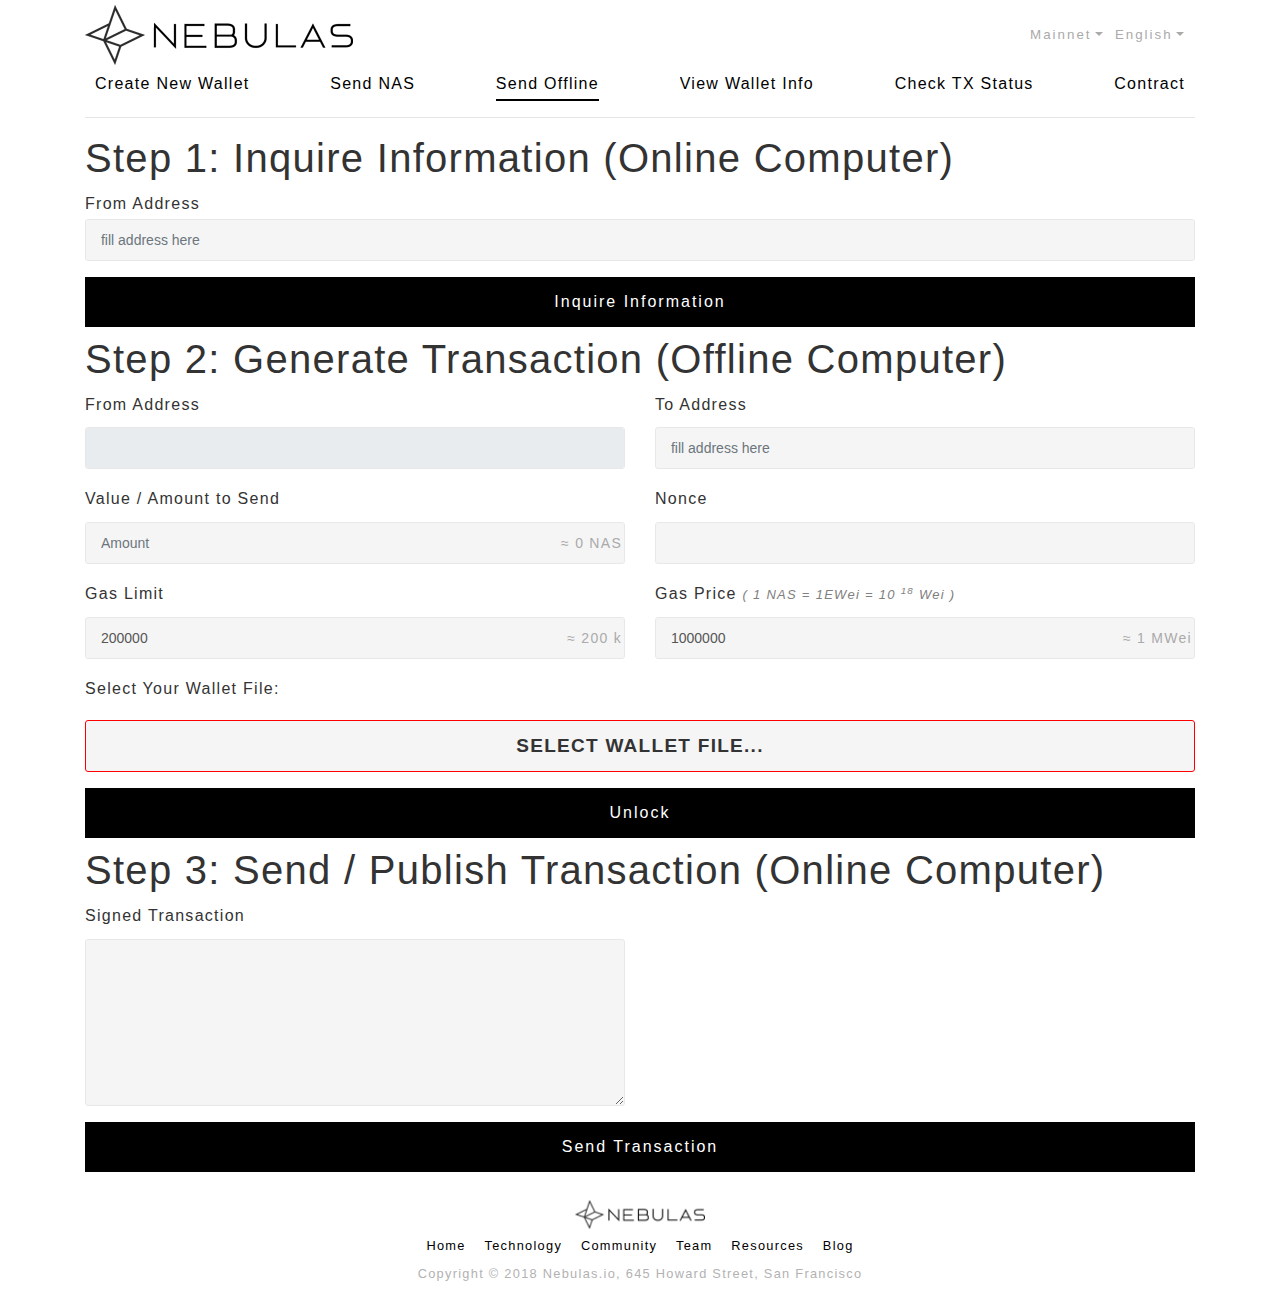
<file: misc/web-wallet/sendOffline.html>
<!doctype html>
<html>

<head>
    <meta charset=utf-8>
    <link rel="icon shortcut" href=img/logo.png type=image/png>
    <link rel=apple-touch-icon href=img/logo.png>
    <link rel=stylesheet href=lib/bootstrap-4.0.0-dist/css/bootstrap.min.css>
    <link rel=stylesheet href=css/base.css>
    <link rel=stylesheet href=css/ui-block.css>
    <meta name=viewport content="width=device-width">
    <style>
        .transaction {
            display: none;
        }

        #qrcode {
            text-align: center;
        }
    </style>
    <title>NEBULAS</title>
</head>

<body>
    <div class=logo-main></div>
    <div class=header></div>

    <div id=step1 class="container wallet">
        <div id=generate_infomation>
            <h1 data-i18n=send-offline/step1>Step 1: Generate Information (Online Computer)</h1>
            <div class=form-group>
                <div data-i18n=send-nas/from-address>From Address</div>
                <div class="from icon-address"></div>
            </div>
            <button id=generate-infomation class="btn btn-block" data-i18n=send-offline/gen-info>Inquire Information</button>
            <div class="form-group row" id=information style=display:none;>
                <div class=col>
                    <label for=fa_gasprice data-i18n=gas-price>Gas Price:</label>
                    <input type=text id=fa_gasprice class=form-control>
                </div>
                <div class=col>
                    <label for=fa_nonce data-i18n=send-offline/nonce>Nonce: (next transaction nonce)</label>
                    <input type=text id=fa_nonce class=form-control>
                </div>
            </div>
        </div>
    </div>

    <div id=step2 class="container wallet">
        <div id=generate_transaction>
            <h1 data-i18n=send-offline/step2>Step 2: Generate Transaction (Offline Computer)</h1>
            <div class="form-group row">
                <div class=col>
                    <label data-i18n=send-nas/from-address>From Address</label>
                    <div class="icon-address from" data-disabled></div>
                </div>
                <div class=col>
                    <label data-i18n=send-nas/to-address>To Address</label>
                    <div class="icon-address to"></div>
                </div>
            </div>
            <div class="form-group row">
                <div class=col>
                    <label data-i18n=send-nas/amount>Value / Amount to Send</label>
                    <div class=number-comma data-data-i18n=amount data-id=amount data-unit=nas data-validate="required number eqgt0"></div>
                </div>
                <div class=col>
                    <label>Nonce</label>
                    <input type=text class=form-control id=nonce data-validate-order-matters="required number gt0">
                </div>
            </div>
            <div class="form-group row">
                <div class=col>
                    <label>
                        <span data-i18n=gas-limit>Gas Limit</span>
                    </label>
                    <div class=number-comma data-data-i18n=amount data-id=limit data-validate="required number gt0" data-value=200000></div>
                </div>
                <div class=col>
                    <label>
                        <span data-i18n=gas-price>Gas Price</span>
                        <i>( 1 NAS = 1EWei = 10
                            <sup>18</sup> Wei )</i>
                    </label>
                    <div class=number-comma data-data-i18n=amount data-id=price data-unit=wei data-validate="required number gt0" data-value=1000000></div>
                </div>
            </div>
        </div>
    </div>

    <div class="container select-wallet-file"></div>

    <div class="container transaction">
        <button id=generate class="btn btn-block" data-i18n=send-nas/button/generate>Generate Transaction</button>
        <div class=row>
            <div class=col>
                <div class=form-group>
                    <label for=raw data-i18n=send-nas/raw>Raw Transaction</label>
                    <textarea class=form-control rows=8 id=raw disabled></textarea>
                </div>
            </div>
            <div class=col>
                <div class=form-group>
                    <label for=signed data-i18n=send-nas/signed>Signed Transaction</label>
                    <textarea class=form-control rows=8 id=signed disabled></textarea>
                </div>
            </div>
        </div>
    </div>

    <div id=step3 class="container wallet">
        <h1 data-i18n=send-offline/step3>Step 3: Send / Publish Transaction (Online Computer)</h1>
        <div class="form-group row">
            <div class=col>
                <label for=signedoffline data-i18n=send-nas/signed>Signed Transaction</label>
                <textarea class=form-control rows=8 id=signedoffline></textarea>
            </div>
            <div class=col>
                <div id=qrcode style=text-align:center;>
                </div>
            </div>
        </div>
        <div>
            <button data-toggle=modal data-target=#exampleModal class="btn btn-block send" data-i18n=send-nas/send>Send Transaction</button>
        </div>
    </div>

    <div class="container transaction" id=receipt_div>
        <span data-i18n=contract/txhash></span>
        <i data-i18n=contract/clickToCheck></i>&darr;
        <a id=receipt></a>
        <div class=form-group>
            <label for=signed data-i18n=send-nas/receipt>receipt :</label>
            <textarea id=receipt_state rows=6 class=form-control disabled></textarea>
        </div>
    </div>

    <div class="fade modal" id=exampleModal tabindex=-1 role=dialog aria-labelledby=exampleModalLabel aria-hidden=true>
        <div class=modal-dialog role=document>
            <div class=modal-content>
                <div class=modal-header>
                    <h5 class=modal-title id=exampleModalLabel data-i18n=send-nas/transfer_msg>transfer message :</h5>
                    <button type=button class=close data-dismiss=modal aria-label=Close>
                        <span aria-hidden=true>&times;</span>
                    </button>
                </div>
                <div class=modal-body>
                    <div>
                        <label data-i18n=send-nas/from-address>From Address</label>
                        <input type=text class=form-control id=for_addr disabled>
                    </div>
                    <div>
                        <label data-i18n=send-nas/to-address>To Address</label>
                        <input type=text class=form-control id=to_addr disabled>
                    </div>
                    <div>
                        <label for=amount data-i18n=send-nas/amount>Value / Amount to Send</label>
                        <div class=number-comma data-data-i18n=amount data-id=value data-unit=nas data-disabled></div>
                    </div>
                    <!-- <div class=data>
                        <label>data</label>
                        <input type=text class=data id=data disabled style="width: 100%;">
                    </div> -->
                </div>
                <div class=modal-footer>
                    <button class="btn btn-secondary" data-dismiss=modal data-i18n=send-nas/close>Close</button>
                    <button class="btn btn-primary send" data-dismiss=modal data-i18n=send-nas/check></button>
                </div>
            </div>
        </div>
    </div>

    <div class="fade modal" tabindex=-1 id=info role=dialog>
        <div class=modal-dialog role=document>
            <div class=modal-content>
                <div class=modal-header>
                    <button type=button class=close data-dismiss=modal aria-label=Close>
                        <span aria-hidden=true>&times;</span>
                    </button>
                    <h4 class=modal-title>info</h4>
                </div>
                <div class=modal-body>
                    <p>unlocking&hellip;</p>
                </div>
            </div>
        </div>
    </div>

    <div class=footer></div>

    <script src=lib/jquery-3.3.1.min.js></script>
    <script src=lib/bootstrap-4.0.0-dist/js/bootstrap.bundle.min.js data-depends=jquery.slim></script>
    <script src=lib/bootbox.min.js data-depends="bootstrap jquery.slim"></script>
    <script src=lib/jquery.qrcode.min.js data-depends=jquery></script>
    <script src=lib/blockies.min.js></script>
    <script src=lib/nebulas.js></script>
    <script src=js/1-localSave.js></script>
    <script src=js/home.v1.js></script>
    <script src=js/i18n.js data-depends=jquery.slim></script>
    <script src=js/ui-block.js data-depends="bootbox blockies jquery.slim i18n.js nebulas.js"></script>
    <script>
        "use strict";

        var nebulas = require("nebulas"),
            Account = nebulas.Account,
            Neb = nebulas.Neb,
            Transaction = nebulas.Transaction,
            utils = nebulas.Utils,
            unit = nebulas.Unit,
            neb = new Neb(),
            gAccount = new Account(),
            gLastGenerateInfo = {},
            validateStep1 = uiBlock.validate("#step1"),
            validateStep2 = uiBlock.validate("#step2"),
            gFromState;

        neb.setRequest(new nebulas.HttpRequest(localSave.getItem("apiPrefix") || "https://testnet.nebulas.io/"));
        $("#exampleModal .send").on("click", onClickExampleModalSend);
        $("#generate").on("click", onClickGenerate);
        $("#generate-infomation").on("click", onClickGenerateInfomation);
        $("#signedoffline").on({
            focus: onFocusSignedOffline,
            input: onInputSignedOffline
        });
        $("#step3 .send").on("click", onClickStep3Send);

        uiBlock.insert({
            footer: ".footer",
            header: ".header",
            iconAddress: ".icon-address",
            logoMain: ".logo-main",
            numberComma: ".number-comma",
            selectWalletFile: [".select-wallet-file", onUnlockFile]
        });

        function onUnlockFile(swf, fileJson, account, password) {
            var address;

            try {
                account.fromKey(fileJson, password);
                address = account.getAddressString();
                gAccount = account;

                $("#step2 .icon-address.from input").val(address).trigger("input");
                $(".transaction").show();
            } catch (e) {
                bootbox.dialog({
                    backdrop: true,
                    onEscape: true,
                    message: localSave.getItem("lang") == "en" ? e : "keystore 文件错误, 或者密码错误",
                    size: "large",
                    title: "Error"
                });
            }
        }

        function onClickStep3Send() {
            var val = $("#signedoffline").val(), tx;

            if (val) try {
                tx = Transaction.prototype.fromProto(val);
                $("#for_addr").val(tx.from.getAddressString());
                $("#to_addr").val(tx.to.getAddressString());
                $("#value").val(unit.fromBasic(tx.value, "nas")).trigger("input");
                // $("#value").val(unit.nasToBasic(tx.value).c);
            } catch (err) {
                bootbox.dialog({
                    backdrop: true,
                    onEscape: true,
                    message: localSave.getItem("lang") == "en" ? err.message : "无效的签名交易",
                    size: "large",
                    title: "Error"
                });
            }
        }

        function onClickGenerate() {
            var fromaddress, toaddress, amount, nonce, gaslimit, gasprice, toaccount, tx;

            if (validateStep2()) {
                fromaddress = $(".icon-address.from input").val();
                toaddress = $(".icon-address.to input").val();
                amount = $("#amount").val();
                nonce = $("#nonce").val();
                gaslimit = $("#limit").val();
                gasprice = $("#price").val();

                if (gLastGenerateInfo.fromaddress != fromaddress ||
                    gLastGenerateInfo.toaddress != toaddress ||
                    gLastGenerateInfo.amount != amount ||
                    gLastGenerateInfo.nonce != nonce ||
                    gLastGenerateInfo.gaslimit != gaslimit ||
                    gLastGenerateInfo.gasprice != gasprice) try {
                        toaccount = Account.fromAddress(toaddress);

                        tx = new Transaction(parseInt(localSave.getItem("chainId")), gAccount, toaccount.getAddressString(), unit.nasToBasic(amount), parseInt(nonce), gasprice, gaslimit);
                        tx.signTransaction();

                        $("#raw").val(tx.toString());
                        $("#signed").val(tx.toProtoString());
                        $("#signedoffline").val(tx.toProtoString());
                        // $("#qrcode").qrcode(tx.toProtoString());

                        $("<div id=qrcode style=text-align:center;></div>")
                            .qrcode(tx.toProtoString())
                            .replaceAll('#qrcode');

                        $(".transaction").show();

                        gLastGenerateInfo.fromaddress = fromaddress;
                        gLastGenerateInfo.toaddress = toaddress;
                        gLastGenerateInfo.amount = amount;
                        gLastGenerateInfo.nonce = nonce;
                        gLastGenerateInfo.gaslimit = gaslimit;
                        gLastGenerateInfo.gasprice = gasprice;
                    } catch (e) {
                        bootbox.dialog({
                            backdrop: true,
                            onEscape: true,
                            message: e,
                            size: "large",
                            title: "Error"
                        });
                    }
            }
        }

        function onClickGenerateInfomation() {
            var fromaddress = $(".icon-address.from input").val();

            if (validateStep1())
                try {
                    neb.api.gasPrice()
                        .then(function (resp) {
                            $("#fa_gasprice").val(resp.gas_price);
                            $("#price").val(resp.gas_price);

                            return neb.api.getAccountState(fromaddress);
                        })
                        .then(function (resp) {
                            gFromState = {
                                balance: resp.balance,
                                nonce: resp.nonce
                            };

                            $("#fa_nonce").val(parseInt(resp.nonce) + 1);
                            $("#nonce").val(parseInt(resp.nonce) + 1);
                            $("#information").show();
                        })
                        .catch(function (e) {
                            // https://stackoverflow.com/questions/30715367/why-can-i-not-throw-inside-a-promise-catch-handler
                            bootbox.dialog({
                                backdrop: true,
                                onEscape: true,
                                message: e,
                                size: "large",
                                title: "Error"
                            });
                        });
                } catch (e) {
                    bootbox.dialog({
                        backdrop: true,
                        onEscape: true,
                        message: e,
                        size: "large",
                        title: "Error"
                    });
                }
        }

        function onFocusSignedOffline() {
            $("[data-validate-order-matters]").removeClass("invalid").popover("hide");
        }

        function onInputSignedOffline() {
            $("<div id=qrcode></div>")
                .qrcode($("#signedoffline").val())
                .replaceAll('#qrcode');
        }

        function onClickExampleModalSend() {
            neb.api.sendRawTransaction($("#signedoffline").val())
                .then(function (resp) {
                    return neb.api.getTransactionReceipt(resp.txhash);
                }).then(function (resp) {
                    $("#receipt_state").val(JSON.stringify(resp));
                    $("#receipt").text(resp.hash).prop("href", "check.html?" + resp.hash);
                    $("#receipt_div").show();
                }).catch(function (o) {
                    bootbox.dialog({
                        backdrop: true,
                        onEscape: true,
                        message: i18n.apiErrorToText(o.message),
                        size: "large",
                        title: "Error"
                    });
                });
        }
    </script>
</body>

</html>
</file>
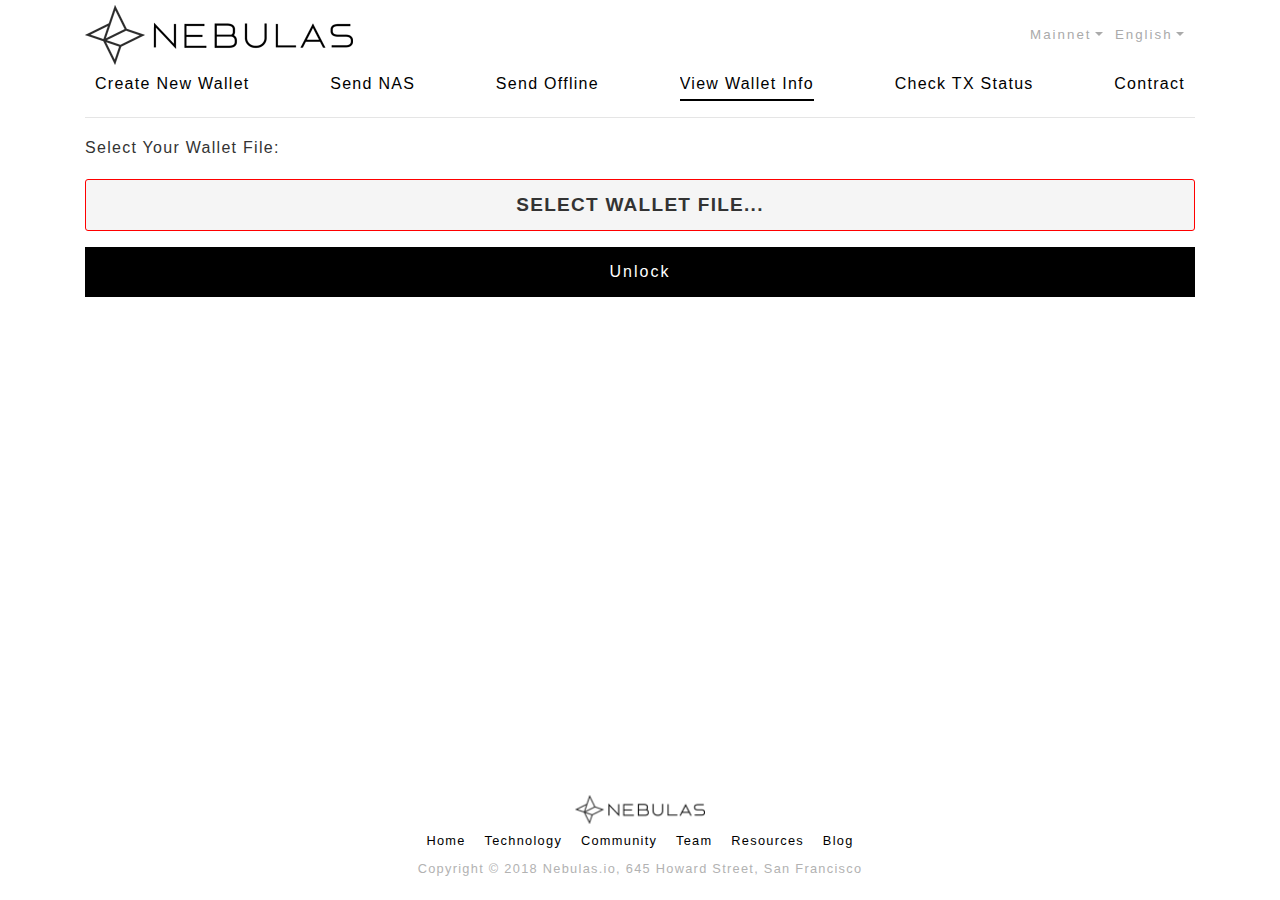
<file: misc/web-wallet/viewWalletInfo.html>
<!doctype html>
<html>
<head>
    <meta charset=utf-8>
    <link rel="icon shortcut" href=img/logo.png type=image/png>
    <link rel=apple-touch-icon href=img/logo.png>
    <link rel=stylesheet href=lib/bootstrap-4.0.0-dist/css/bootstrap.min.css>
    <link rel=stylesheet href=css/base.css>
    <link rel=stylesheet href=css/ui-block.css>
    <meta name=viewport content="width=device-width">
    <title>NEBULAS</title>
</head>
<style>
    .qr_code>div {
        display: inline-block;
    }

    .qr_code>.display-none {
        display: none;
    }

    .transaction {
        margin-top: 1rem;
        display: none;
    }
</style>
<body>
    <div class=logo-main></div>
    <div class=header></div>
    <div class="container select-wallet-file"></div>

    <div id=walletinfo class="container transaction">
        <div class=row>
            <div class=col>
                <div class=form-group>
                    <label for=address data-i18n=wallet-info/your-addr>Your Address</label>
                    <input type=text class=form-control id=address disabled>
                </div>
                <div class=form-group>
                    <label for=amount data-i18n=wallet-info/acc-balance>Account Balance : </label>
                    <input type=text id=amount class=form-control disabled>
                </div>
                <div class=form-group>
                    <label for=keystore>
                        <span data-i18n=keystore-file>Keystore File</span>
                        (JSON / Recommended / Encrypted)
                    </label>
                    <button type=submit class="btn btn-default col-xs-12 col-sm-12 col-md-12 text-center" id=keystore data-i18n=download>Download</button>
                </div>
                <div class=form-group>
                    <label for=password data-i18n=wallet-info/private-key>Private Key (unencrypted)</label>
                    <input type=password id=password class=form-control disabled>
                    <div>
                        <input id=togglePassword type=checkbox>
                        <label for=togglePassword>visible</label>
                    </div>
                </div>
            </div>
            <div class="col qr_code">
                <div class=text-center>
                    <label for=addressqr data-i18n=wallet-info/your-addr>Your Address</label>
                    <div class=form-group id=addressqr></div>
                </div>
                <div class="display-none key_qr text-center">
                    <label for=privateqr data-i18n=wallet-info/private-key>Private Key (unencrypted)</label>
                    <div class=form-group id=privateqr></div>
                </div>
            </div>
        </div>
    </div>

    <div class=footer></div>

    <script src=lib/jquery-3.3.1.min.js></script>
    <script src=lib/bootstrap-4.0.0-dist/js/bootstrap.bundle.min.js data-depends=jquery.slim></script>
    <script src=lib/jquery.qrcode.min.js data-depends=jquery></script>
    <script src=lib/bootbox.min.js data-depends="bootstrap jquery.slim"></script>
    <script src=lib/Blob.js></script>
    <script src=lib/FileSaver.min.js></script>
    <script src=lib/nebulas.js></script>
    <script src=js/1-localSave.js></script>
    <script src=js/home.v1.js></script>
    <script src=js/i18n.js data-depends=jquery.slim></script>
    <script src=js/ui-block.js data-depends="bootbox blockies jquery.slim i18n.js nebulas.js"></script>
    <script>
        "use strict";

        var nebulas = require("nebulas"),
            Account = nebulas.Account,
            Neb = nebulas.Neb,
            Transaction = nebulas.Transaction,
            Utils = nebulas.Utils,
            neb = new Neb(),
            gAccount, gFileJson;

        neb.setRequest(new nebulas.HttpRequest(localSave.getItem("apiPrefix") || "https://testnet.nebulas.io/"));
        $("#keystore").on("click", onClickKeystore);
        $("#togglePassword").on("change", onChangeTogglePassword);

        uiBlock.insert({
            footer: ".footer",
            header: ".header",
            logoMain: ".logo-main",
            selectWalletFile: [".select-wallet-file", onUnlockFile]
        });

        function onUnlockFile(swf, fileJson, account, password) {
            try {
                gAccount = account;
                gFileJson = fileJson;
                account.fromKey(fileJson, password);

                $("#address").val(account.getAddressString());
                $("#sideaddress").text(account.getAddressString());
                $("#password").val(account.getPrivateKeyString());
                $("#addressqr").qrcode(account.getAddressString());
                $("#privateqr").qrcode(account.getPrivateKeyString());
                $("#walletinfo").show();

                neb.api.getAccountState(account.getAddressString())
                    .then(function (resp) {
                        if (resp.error) {
                            throw new Error(resp.error);
                        } else {
                            $("#amount").val(nebulas.Unit.fromBasic(Utils.toBigNumber(resp.balance), "nas").toNumber() + " NAS");
                        }
                    })
                    .catch(function (e) {
                        // this catches e thrown by nebulas.js!neb

                        bootbox.dialog({
                            backdrop: true,
                            onEscape: true,
                            message: i18n.apiErrorToText(e.message),
                            size: "large",
                            title: "Error"
                        });
                    });
            } catch (e) {
                // this catches e thrown by nebulas.js!account

                bootbox.dialog({
                    backdrop: true,
                    onEscape: true,
                    message: localSave.getItem("lang") == "en" ? e : "keystore 文件错误, 或者密码错误",
                    size: "large",
                    title: "Error"
                });
            }
        }

        function onClickKeystore() {
            var blob = new Blob([JSON.stringify(gFileJson)], { type: "application/json; charset=utf-8" });
            saveAs(blob, gAccount.getAddressString());
        }

        function onChangeTogglePassword(e) {
            if (e.target.checked) {
                $("#password").prop("type", "text");
                $(".key_qr").removeClass("display-none");
            } else {
                $("#password").prop("type", "password");
                $(".key_qr").addClass("display-none");
            }
        }
    </script>
</body>
</html>
</file>
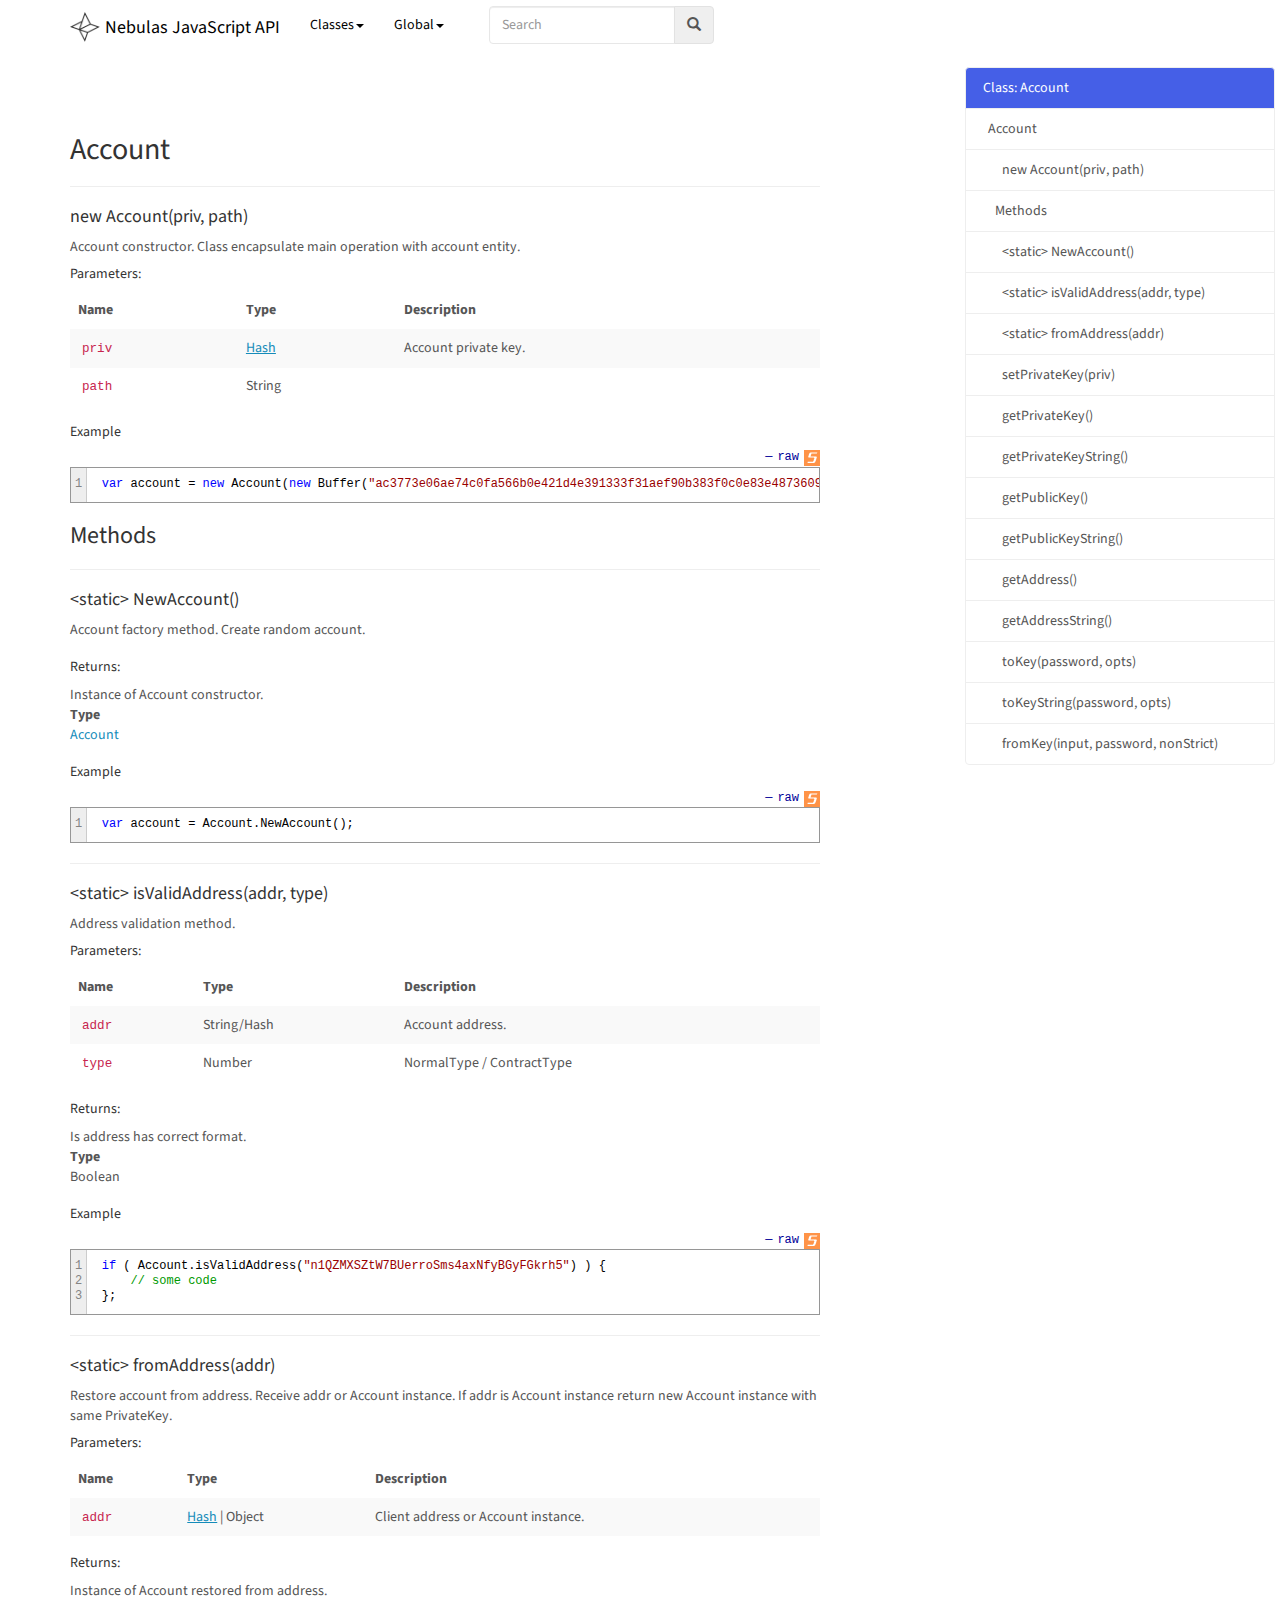
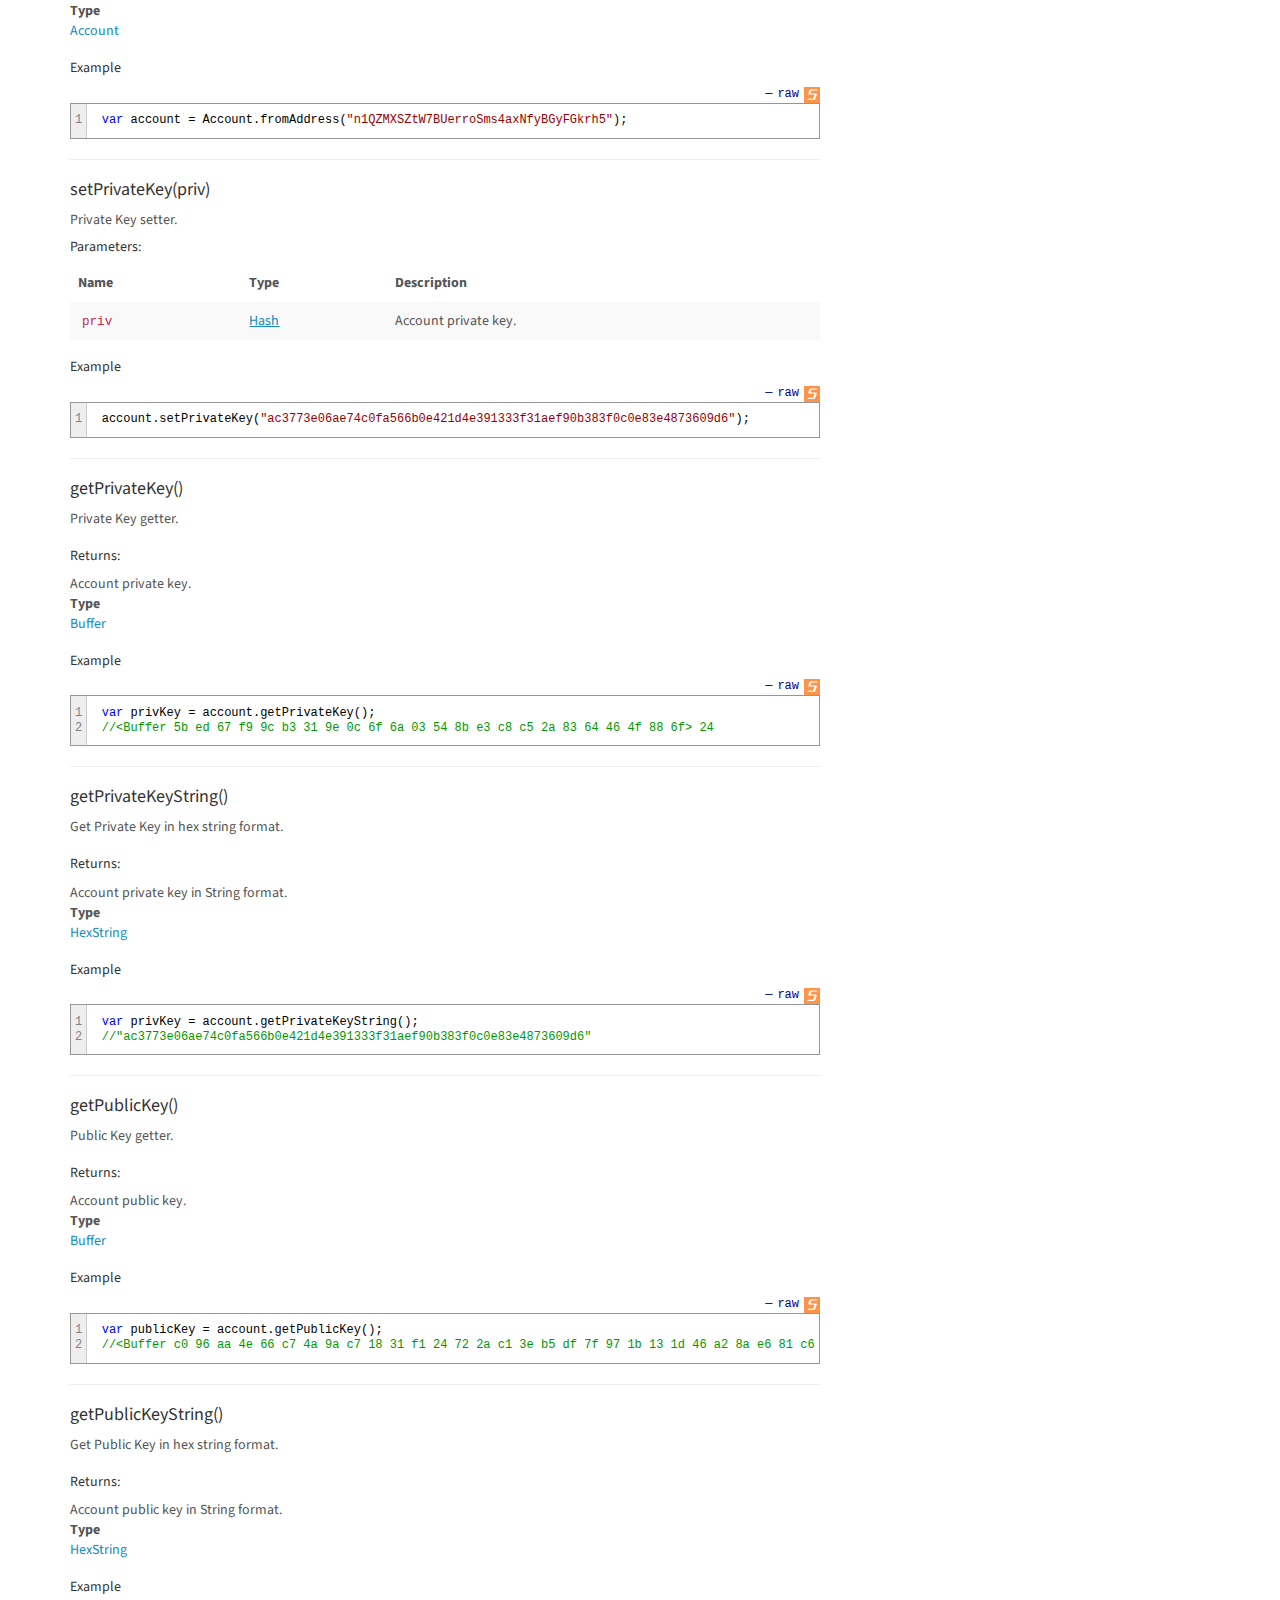
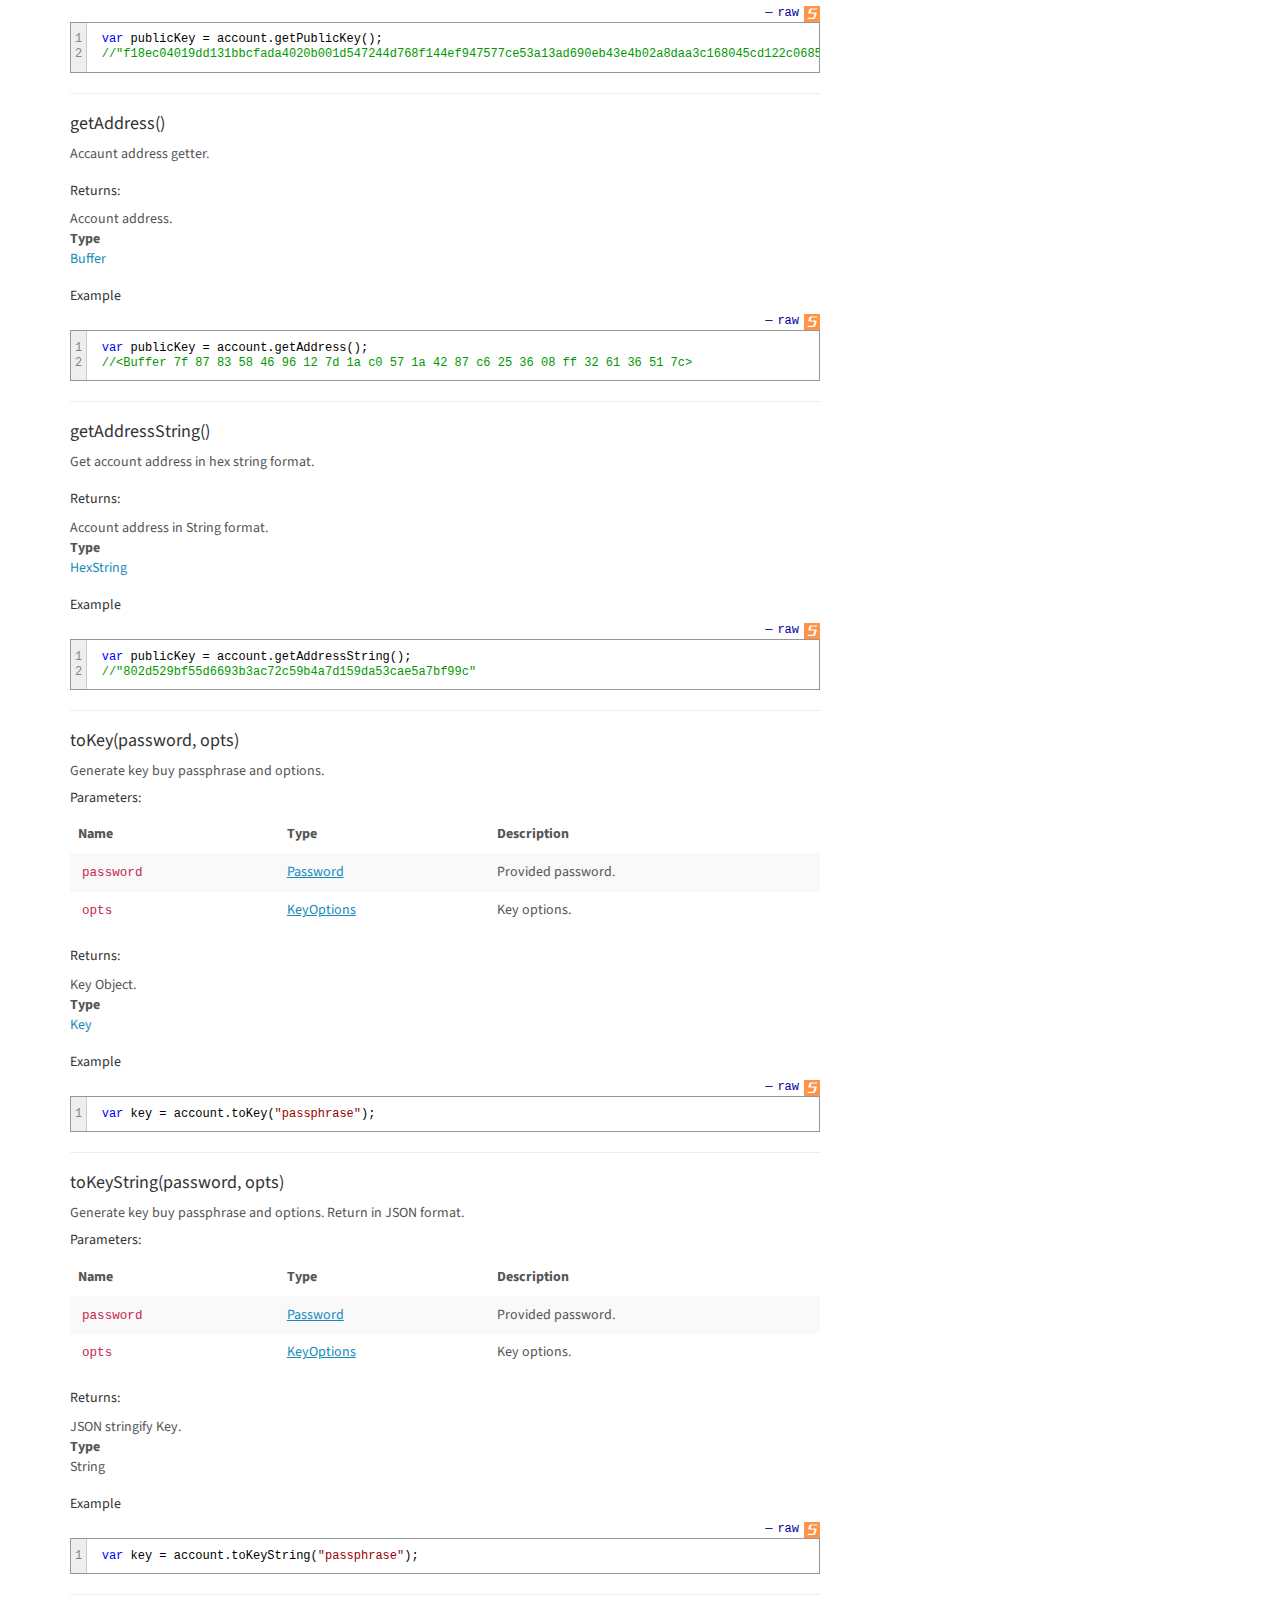
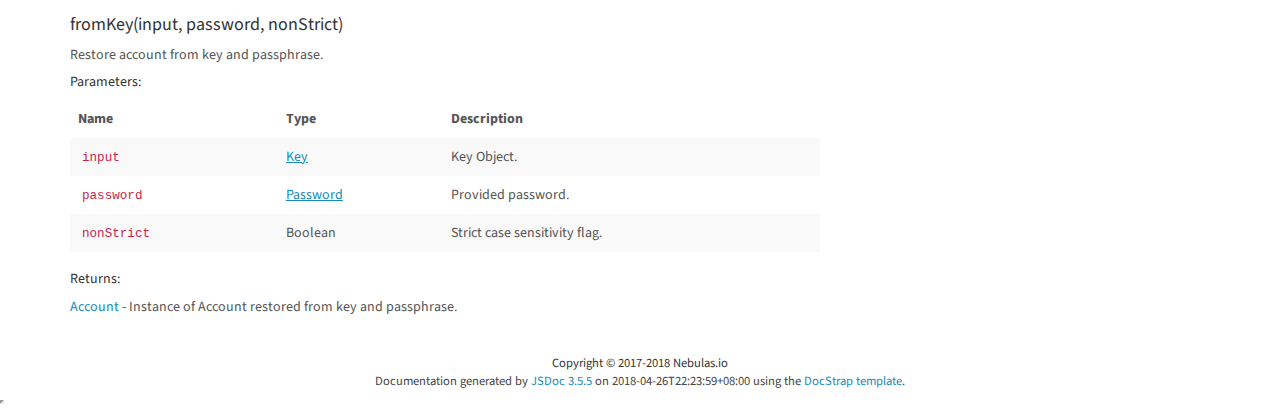
<file: misc/neb.js/docs/Account.html>
<!DOCTYPE html>

<html lang="en">
<head>
	<meta charset="utf-8">
	<meta name="viewport" content="width=device-width">
	<title>Nebulas JavaScript API Class: Account</title>

	<!--[if lt IE 9]>
	<script src="//html5shiv.googlecode.com/svn/trunk/html5.js"></script>
	<![endif]-->
	<link type="text/css" rel="stylesheet" href="styles/sunlight.default.css">
	<link rel="shortcut icon" href="img/logo.png" type="image/x-icon">

	<link type="text/css" rel="stylesheet" href="styles/site.lumen.css">

</head>

<body>

<div class="navbar navbar-default navbar-fixed-top ">
<div class="container">
	<div class="navbar-header">
		<a class="navbar-brand" href="index.html"><img class="branding-logo" src="img/logo.png"
		alt="logo"/>Nebulas JavaScript API</a>
		<button class="navbar-toggle" type="button" data-toggle="collapse" data-target="#topNavigation">
			<span class="icon-bar"></span>
			<span class="icon-bar"></span>
			<span class="icon-bar"></span>
        </button>
	</div>
	<div class="navbar-collapse collapse" id="topNavigation">
		<ul class="nav navbar-nav">
			
			<li class="dropdown">
				<a href="classes.list.html" class="dropdown-toggle" data-toggle="dropdown">Classes<b class="caret"></b></a>
				<ul class="dropdown-menu ">
					<li><a href="Account.html">Account</a></li><li><a href="Admin.html">Admin</a></li><li><a href="API.html">API</a></li><li><a href="Neb.html">Neb</a></li><li><a href="Transaction.html">Transaction</a></li>
				</ul>
			</li>
			
			<li class="dropdown">
				<a href="global.html" class="dropdown-toggle" data-toggle="dropdown">Global<b class="caret"></b></a>
				<ul class="dropdown-menu ">
					<li><a href="global.html">Global</a></li>
				</ul>
			</li>
			
		</ul>
        
            <div class="col-sm-3 col-md-3">
                <form class="navbar-form" role="search">
                    <div class="input-group">
                        <input type="text" class="form-control" placeholder="Search" name="q" id="search-input">
                        <div class="input-group-btn">
                            <button class="btn btn-default" id="search-submit"><i class="glyphicon glyphicon-search"></i></button>
                        </div>
                    </div>
                </form>
            </div>
        
	</div>

</div>
</div>


<div class="container" id="toc-content">
<div class="row">

	
	<div class="col-md-8">
	
		<div id="main">
			

	<h1 class="page-title">Class: Account</h1>
<section>

<header>
    
        <h2>
        Account
        </h2>
        
    
</header>


<article>
    <div class="container-overview">
    
        
<hr>
<dt>
    <h4 class="name" id="Account"><span class="type-signature"></span>new Account(priv, path)</h4>
    
    
</dt>
<dd>

    
    <div class="description">
        Account constructor.
Class encapsulate main operation with account entity.
    </div>
    

    

    

    
    
        <h5>Parameters:</h5>
        

<table class="params table table-striped">
    <thead>
    <tr>
        
        <th>Name</th>
        

        <th>Type</th>

        

        

        <th class="last">Description</th>
    </tr>
    </thead>

    <tbody>
    

        <tr>
            
                <td class="name"><code>priv</code></td>
            

            <td class="type">
            
                
<span class="param-type"><a href="global.html#Hash">Hash</a></span>



            
            </td>

            

            

            <td class="description last">Account private key.</td>
        </tr>

    

        <tr>
            
                <td class="name"><code>path</code></td>
            

            <td class="type">
            
                
<span class="param-type">String</span>



            
            </td>

            

            

            <td class="description last"></td>
        </tr>

    
    </tbody>
</table>

    

    
<dl class="details">
    

	

	

	

    

    

    

    

	

	

	

	

	



	

	

	

	
</dl>


    

    

    

    

    

    

    
        <h5>Example</h5>
        
    <pre class="sunlight-highlight-javascript">var account = new Account(new Buffer(&quot;ac3773e06ae74c0fa566b0e421d4e391333f31aef90b383f0c0e83e4873609d6&quot;, &quot;hex&quot;) );</pre>


    
</dd>

    
    </div>

    

    

    

    

    

    

    
        <h3 class="subsection-title">Methods</h3>

        <dl>
            
<hr>
<dt>
    <h4 class="name" id=".NewAccount"><span class="type-signature">&lt;static> </span>NewAccount()</h4>
    
    
</dt>
<dd>

    
    <div class="description">
        Account factory method.
Create random account.
    </div>
    

    

    

    
    

    
<dl class="details">
    

	

	

	

    

    

    

    

	

	

	

	

	



	

	

	

	
</dl>


    

    

    

    

    

    
    <h5>Returns:</h5>
    
            
<div class="param-desc">
    Instance of Account constructor.
</div>



<dl>
    <dt>
        Type
    </dt>
    <dd>
        
<span class="param-type"><a href="Account.html">Account</a></span>



    </dd>
</dl>


        

    
        <h5>Example</h5>
        
    <pre class="sunlight-highlight-javascript">var account = Account.NewAccount();</pre>


    
</dd>

        
            
<hr>
<dt>
    <h4 class="name" id=".isValidAddress"><span class="type-signature">&lt;static> </span>isValidAddress(addr, type)</h4>
    
    
</dt>
<dd>

    
    <div class="description">
        Address validation method.
    </div>
    

    

    

    
    
        <h5>Parameters:</h5>
        

<table class="params table table-striped">
    <thead>
    <tr>
        
        <th>Name</th>
        

        <th>Type</th>

        

        

        <th class="last">Description</th>
    </tr>
    </thead>

    <tbody>
    

        <tr>
            
                <td class="name"><code>addr</code></td>
            

            <td class="type">
            
                
<span class="param-type">String/Hash</span>



            
            </td>

            

            

            <td class="description last">Account address.</td>
        </tr>

    

        <tr>
            
                <td class="name"><code>type</code></td>
            

            <td class="type">
            
                
<span class="param-type">Number</span>



            
            </td>

            

            

            <td class="description last">NormalType / ContractType</td>
        </tr>

    
    </tbody>
</table>

    

    
<dl class="details">
    

	

	

	

    

    

    

    

	

	

	

	

	



	

	

	

	
</dl>


    

    

    

    

    

    
    <h5>Returns:</h5>
    
            
<div class="param-desc">
    Is address has correct format.
</div>



<dl>
    <dt>
        Type
    </dt>
    <dd>
        
<span class="param-type">Boolean</span>



    </dd>
</dl>


        

    
        <h5>Example</h5>
        
    <pre class="sunlight-highlight-javascript">if ( Account.isValidAddress(&quot;n1QZMXSZtW7BUerroSms4axNfyBGyFGkrh5&quot;) ) {
    // some code
};</pre>


    
</dd>

        
            
<hr>
<dt>
    <h4 class="name" id=".fromAddress"><span class="type-signature">&lt;static> </span>fromAddress(addr)</h4>
    
    
</dt>
<dd>

    
    <div class="description">
        Restore account from address.
Receive addr or Account instance.
If addr is Account instance return new Account instance with same PrivateKey.
    </div>
    

    

    

    
    
        <h5>Parameters:</h5>
        

<table class="params table table-striped">
    <thead>
    <tr>
        
        <th>Name</th>
        

        <th>Type</th>

        

        

        <th class="last">Description</th>
    </tr>
    </thead>

    <tbody>
    

        <tr>
            
                <td class="name"><code>addr</code></td>
            

            <td class="type">
            
                
<span class="param-type"><a href="global.html#Hash">Hash</a></span>
|

<span class="param-type">Object</span>



            
            </td>

            

            

            <td class="description last">Client address or Account instance.</td>
        </tr>

    
    </tbody>
</table>

    

    
<dl class="details">
    

	

	

	

    

    

    

    

	

	

	

	

	



	

	

	

	
</dl>


    

    

    

    

    

    
    <h5>Returns:</h5>
    
            
<div class="param-desc">
    Instance of Account restored from address.
</div>



<dl>
    <dt>
        Type
    </dt>
    <dd>
        
<span class="param-type"><a href="Account.html">Account</a></span>



    </dd>
</dl>


        

    
        <h5>Example</h5>
        
    <pre class="sunlight-highlight-javascript">var account = Account.fromAddress(&quot;n1QZMXSZtW7BUerroSms4axNfyBGyFGkrh5&quot;);</pre>


    
</dd>

        
            
<hr>
<dt>
    <h4 class="name" id="setPrivateKey"><span class="type-signature"></span>setPrivateKey(priv)</h4>
    
    
</dt>
<dd>

    
    <div class="description">
        Private Key setter.
    </div>
    

    

    

    
    
        <h5>Parameters:</h5>
        

<table class="params table table-striped">
    <thead>
    <tr>
        
        <th>Name</th>
        

        <th>Type</th>

        

        

        <th class="last">Description</th>
    </tr>
    </thead>

    <tbody>
    

        <tr>
            
                <td class="name"><code>priv</code></td>
            

            <td class="type">
            
                
<span class="param-type"><a href="global.html#Hash">Hash</a></span>



            
            </td>

            

            

            <td class="description last">Account private key.</td>
        </tr>

    
    </tbody>
</table>

    

    
<dl class="details">
    

	

	

	

    

    

    

    

	

	

	

	

	



	

	

	

	
</dl>


    

    

    

    

    

    

    
        <h5>Example</h5>
        
    <pre class="sunlight-highlight-javascript">account.setPrivateKey(&quot;ac3773e06ae74c0fa566b0e421d4e391333f31aef90b383f0c0e83e4873609d6&quot;);</pre>


    
</dd>

        
            
<hr>
<dt>
    <h4 class="name" id="getPrivateKey"><span class="type-signature"></span>getPrivateKey()</h4>
    
    
</dt>
<dd>

    
    <div class="description">
        Private Key getter.
    </div>
    

    

    

    
    

    
<dl class="details">
    

	

	

	

    

    

    

    

	

	

	

	

	



	

	

	

	
</dl>


    

    

    

    

    

    
    <h5>Returns:</h5>
    
            
<div class="param-desc">
    Account private key.
</div>



<dl>
    <dt>
        Type
    </dt>
    <dd>
        
<span class="param-type"><a href="global.html#Buffer">Buffer</a></span>



    </dd>
</dl>


        

    
        <h5>Example</h5>
        
    <pre class="sunlight-highlight-javascript">var privKey = account.getPrivateKey();
//&lt;Buffer 5b ed 67 f9 9c b3 31 9e 0c 6f 6a 03 54 8b e3 c8 c5 2a 83 64 46 4f 88 6f&gt; 24</pre>


    
</dd>

        
            
<hr>
<dt>
    <h4 class="name" id="getPrivateKeyString"><span class="type-signature"></span>getPrivateKeyString()</h4>
    
    
</dt>
<dd>

    
    <div class="description">
        Get Private Key in hex string format.
    </div>
    

    

    

    
    

    
<dl class="details">
    

	

	

	

    

    

    

    

	

	

	

	

	



	

	

	

	
</dl>


    

    

    

    

    

    
    <h5>Returns:</h5>
    
            
<div class="param-desc">
    Account private key in String format.
</div>



<dl>
    <dt>
        Type
    </dt>
    <dd>
        
<span class="param-type"><a href="global.html#HexString">HexString</a></span>



    </dd>
</dl>


        

    
        <h5>Example</h5>
        
    <pre class="sunlight-highlight-javascript">var privKey = account.getPrivateKeyString();
//&quot;ac3773e06ae74c0fa566b0e421d4e391333f31aef90b383f0c0e83e4873609d6&quot;</pre>


    
</dd>

        
            
<hr>
<dt>
    <h4 class="name" id="getPublicKey"><span class="type-signature"></span>getPublicKey()</h4>
    
    
</dt>
<dd>

    
    <div class="description">
        Public Key getter.
    </div>
    

    

    

    
    

    
<dl class="details">
    

	

	

	

    

    

    

    

	

	

	

	

	



	

	

	

	
</dl>


    

    

    

    

    

    
    <h5>Returns:</h5>
    
            
<div class="param-desc">
    Account public key.
</div>



<dl>
    <dt>
        Type
    </dt>
    <dd>
        
<span class="param-type"><a href="global.html#Buffer">Buffer</a></span>



    </dd>
</dl>


        

    
        <h5>Example</h5>
        
    <pre class="sunlight-highlight-javascript">var publicKey = account.getPublicKey();
//&lt;Buffer c0 96 aa 4e 66 c7 4a 9a c7 18 31 f1 24 72 2a c1 3e b5 df 7f 97 1b 13 1d 46 a2 8a e6 81 c6 1d 96 f7 07 d0 aa e9 a7 67 436b 68 af a8 f0 96 65 17 24 29 ... &gt;</pre>


    
</dd>

        
            
<hr>
<dt>
    <h4 class="name" id="getPublicKeyString"><span class="type-signature"></span>getPublicKeyString()</h4>
    
    
</dt>
<dd>

    
    <div class="description">
        Get Public Key in hex string format.
    </div>
    

    

    

    
    

    
<dl class="details">
    

	

	

	

    

    

    

    

	

	

	

	

	



	

	

	

	
</dl>


    

    

    

    

    

    
    <h5>Returns:</h5>
    
            
<div class="param-desc">
    Account public key in String format.
</div>



<dl>
    <dt>
        Type
    </dt>
    <dd>
        
<span class="param-type"><a href="global.html#HexString">HexString</a></span>



    </dd>
</dl>


        

    
        <h5>Example</h5>
        
    <pre class="sunlight-highlight-javascript">var publicKey = account.getPublicKey();
//&quot;f18ec04019dd131bbcfada4020b001d547244d768f144ef947577ce53a13ad690eb43e4b02a8daa3c168045cd122c0685f083e1656756ba7982721322ebe4da7&quot;</pre>


    
</dd>

        
            
<hr>
<dt>
    <h4 class="name" id="getAddress"><span class="type-signature"></span>getAddress()</h4>
    
    
</dt>
<dd>

    
    <div class="description">
        Accaunt address getter.
    </div>
    

    

    

    
    

    
<dl class="details">
    

	

	

	

    

    

    

    

	

	

	

	

	



	

	

	

	
</dl>


    

    

    

    

    

    
    <h5>Returns:</h5>
    
            
<div class="param-desc">
    Account address.
</div>



<dl>
    <dt>
        Type
    </dt>
    <dd>
        
<span class="param-type"><a href="global.html#Buffer">Buffer</a></span>



    </dd>
</dl>


        

    
        <h5>Example</h5>
        
    <pre class="sunlight-highlight-javascript">var publicKey = account.getAddress();
//&lt;Buffer 7f 87 83 58 46 96 12 7d 1a c0 57 1a 42 87 c6 25 36 08 ff 32 61 36 51 7c&gt;</pre>


    
</dd>

        
            
<hr>
<dt>
    <h4 class="name" id="getAddressString"><span class="type-signature"></span>getAddressString()</h4>
    
    
</dt>
<dd>

    
    <div class="description">
        Get account address in hex string format.
    </div>
    

    

    

    
    

    
<dl class="details">
    

	

	

	

    

    

    

    

	

	

	

	

	



	

	

	

	
</dl>


    

    

    

    

    

    
    <h5>Returns:</h5>
    
            
<div class="param-desc">
    Account address in String format.
</div>



<dl>
    <dt>
        Type
    </dt>
    <dd>
        
<span class="param-type"><a href="global.html#HexString">HexString</a></span>



    </dd>
</dl>


        

    
        <h5>Example</h5>
        
    <pre class="sunlight-highlight-javascript">var publicKey = account.getAddressString();
//&quot;802d529bf55d6693b3ac72c59b4a7d159da53cae5a7bf99c&quot;</pre>


    
</dd>

        
            
<hr>
<dt>
    <h4 class="name" id="toKey"><span class="type-signature"></span>toKey(password, opts)</h4>
    
    
</dt>
<dd>

    
    <div class="description">
        Generate key buy passphrase and options.
    </div>
    

    

    

    
    
        <h5>Parameters:</h5>
        

<table class="params table table-striped">
    <thead>
    <tr>
        
        <th>Name</th>
        

        <th>Type</th>

        

        

        <th class="last">Description</th>
    </tr>
    </thead>

    <tbody>
    

        <tr>
            
                <td class="name"><code>password</code></td>
            

            <td class="type">
            
                
<span class="param-type"><a href="global.html#Password">Password</a></span>



            
            </td>

            

            

            <td class="description last">Provided password.</td>
        </tr>

    

        <tr>
            
                <td class="name"><code>opts</code></td>
            

            <td class="type">
            
                
<span class="param-type"><a href="global.html#KeyOptions">KeyOptions</a></span>



            
            </td>

            

            

            <td class="description last">Key options.</td>
        </tr>

    
    </tbody>
</table>

    

    
<dl class="details">
    

	

	

	

    

    

    

    

	

	

	

	

	



	

	

	

	
</dl>


    

    

    

    

    

    
    <h5>Returns:</h5>
    
            
<div class="param-desc">
    Key Object.
</div>



<dl>
    <dt>
        Type
    </dt>
    <dd>
        
<span class="param-type"><a href="global.html#Key">Key</a></span>



    </dd>
</dl>


        

    
        <h5>Example</h5>
        
    <pre class="sunlight-highlight-javascript">var key = account.toKey(&quot;passphrase&quot;);</pre>


    
</dd>

        
            
<hr>
<dt>
    <h4 class="name" id="toKeyString"><span class="type-signature"></span>toKeyString(password, opts)</h4>
    
    
</dt>
<dd>

    
    <div class="description">
        Generate key buy passphrase and options.
Return in JSON format.
    </div>
    

    

    

    
    
        <h5>Parameters:</h5>
        

<table class="params table table-striped">
    <thead>
    <tr>
        
        <th>Name</th>
        

        <th>Type</th>

        

        

        <th class="last">Description</th>
    </tr>
    </thead>

    <tbody>
    

        <tr>
            
                <td class="name"><code>password</code></td>
            

            <td class="type">
            
                
<span class="param-type"><a href="global.html#Password">Password</a></span>



            
            </td>

            

            

            <td class="description last">Provided password.</td>
        </tr>

    

        <tr>
            
                <td class="name"><code>opts</code></td>
            

            <td class="type">
            
                
<span class="param-type"><a href="global.html#KeyOptions">KeyOptions</a></span>



            
            </td>

            

            

            <td class="description last">Key options.</td>
        </tr>

    
    </tbody>
</table>

    

    
<dl class="details">
    

	

	

	

    

    

    

    

	

	

	

	

	



	

	

	

	
</dl>


    

    

    

    

    

    
    <h5>Returns:</h5>
    
            
<div class="param-desc">
    JSON stringify Key.
</div>



<dl>
    <dt>
        Type
    </dt>
    <dd>
        
<span class="param-type">String</span>



    </dd>
</dl>


        

    
        <h5>Example</h5>
        
    <pre class="sunlight-highlight-javascript">var key = account.toKeyString(&quot;passphrase&quot;);</pre>


    
</dd>

        
            
<hr>
<dt>
    <h4 class="name" id="fromKey"><span class="type-signature"></span>fromKey(input, password, nonStrict)</h4>
    
    
</dt>
<dd>

    
    <div class="description">
        Restore account from key and passphrase.
    </div>
    

    

    

    
    
        <h5>Parameters:</h5>
        

<table class="params table table-striped">
    <thead>
    <tr>
        
        <th>Name</th>
        

        <th>Type</th>

        

        

        <th class="last">Description</th>
    </tr>
    </thead>

    <tbody>
    

        <tr>
            
                <td class="name"><code>input</code></td>
            

            <td class="type">
            
                
<span class="param-type"><a href="global.html#Key">Key</a></span>



            
            </td>

            

            

            <td class="description last">Key Object.</td>
        </tr>

    

        <tr>
            
                <td class="name"><code>password</code></td>
            

            <td class="type">
            
                
<span class="param-type"><a href="global.html#Password">Password</a></span>



            
            </td>

            

            

            <td class="description last">Provided password.</td>
        </tr>

    

        <tr>
            
                <td class="name"><code>nonStrict</code></td>
            

            <td class="type">
            
                
<span class="param-type">Boolean</span>



            
            </td>

            

            

            <td class="description last">Strict сase sensitivity flag.</td>
        </tr>

    
    </tbody>
</table>

    

    
<dl class="details">
    

	

	

	

    

    

    

    

	

	

	

	

	



	

	

	

	
</dl>


    

    

    

    

    

    
    <h5>Returns:</h5>
    
            
<div class="param-desc">
    <a href="Account.html">Account</a> - Instance of Account restored from key and passphrase.
</div>




        

    
</dd>

        </dl>
    

    

    
</article>

</section>




		</div>
	</div>

	<div class="clearfix"></div>

	
		<div class="col-md-3">
			<div id="toc" class="col-md-3 hidden-xs hidden-sm hidden-md"></div>
		</div>
	

</div>
</div>


    <div class="modal fade" id="searchResults">
      <div class="modal-dialog">
        <div class="modal-content">
          <div class="modal-header">
            <button type="button" class="close" data-dismiss="modal" aria-label="Close"><span aria-hidden="true">&times;</span></button>
            <h4 class="modal-title">Search results</h4>
          </div>
          <div class="modal-body"></div>
          <div class="modal-footer">
            <button type="button" class="btn btn-default" data-dismiss="modal">Close</button>
          </div>
        </div><!-- /.modal-content -->
      </div><!-- /.modal-dialog -->
    </div>


<footer>



	<span class="copyright">
	Copyright © 2017-2018 Nebulas.io
	</span>

<span class="jsdoc-message">
	Documentation generated by <a href="https://github.com/jsdoc3/jsdoc">JSDoc 3.5.5</a>
	
		on 2018-04-26T22:23:59+08:00
	
	using the <a href="https://github.com/docstrap/docstrap">DocStrap template</a>.
</span>
</footer>

<script src="scripts/docstrap.lib.js"></script>
<script src="scripts/toc.js"></script>

    <script type="text/javascript" src="scripts/fulltext-search-ui.js"></script>


<script>
$( function () {
	$( "[id*='$']" ).each( function () {
		var $this = $( this );

		$this.attr( "id", $this.attr( "id" ).replace( "$", "__" ) );
	} );

	$( ".tutorial-section pre, .readme-section pre, pre.prettyprint.source" ).each( function () {
		var $this = $( this );

		var example = $this.find( "code" );
		exampleText = example.html();
		var lang = /{@lang (.*?)}/.exec( exampleText );
		if ( lang && lang[1] ) {
			exampleText = exampleText.replace( lang[0], "" );
			example.html( exampleText );
			lang = lang[1];
		} else {
			var langClassMatch = example.parent()[0].className.match(/lang\-(\S+)/);
			lang = langClassMatch ? langClassMatch[1] : "javascript";
		}

		if ( lang ) {

			$this
			.addClass( "sunlight-highlight-" + lang )
			.addClass( "linenums" )
			.html( example.html() );

		}
	} );

	Sunlight.highlightAll( {
		lineNumbers : true,
		showMenu : true,
		enableDoclinks : true
	} );

	$.catchAnchorLinks( {
        navbarOffset: 10
	} );
	$( "#toc" ).toc( {
		anchorName  : function ( i, heading, prefix ) {
			return $( heading ).attr( "id" ) || ( prefix + i );
		},
		selectors   : "#toc-content h1,#toc-content h2,#toc-content h3,#toc-content h4",
		showAndHide : false,
		smoothScrolling: true
	} );

	$( "#main span[id^='toc']" ).addClass( "toc-shim" );
	$( '.dropdown-toggle' ).dropdown();

    $( "table" ).each( function () {
      var $this = $( this );
      $this.addClass('table');
    } );

} );
</script>



<!--Navigation and Symbol Display-->


<!--Google Analytics-->



    <script type="text/javascript">
        $(document).ready(function() {
            SearcherDisplay.init();
        });
    </script>


</body>
</html>
</file>
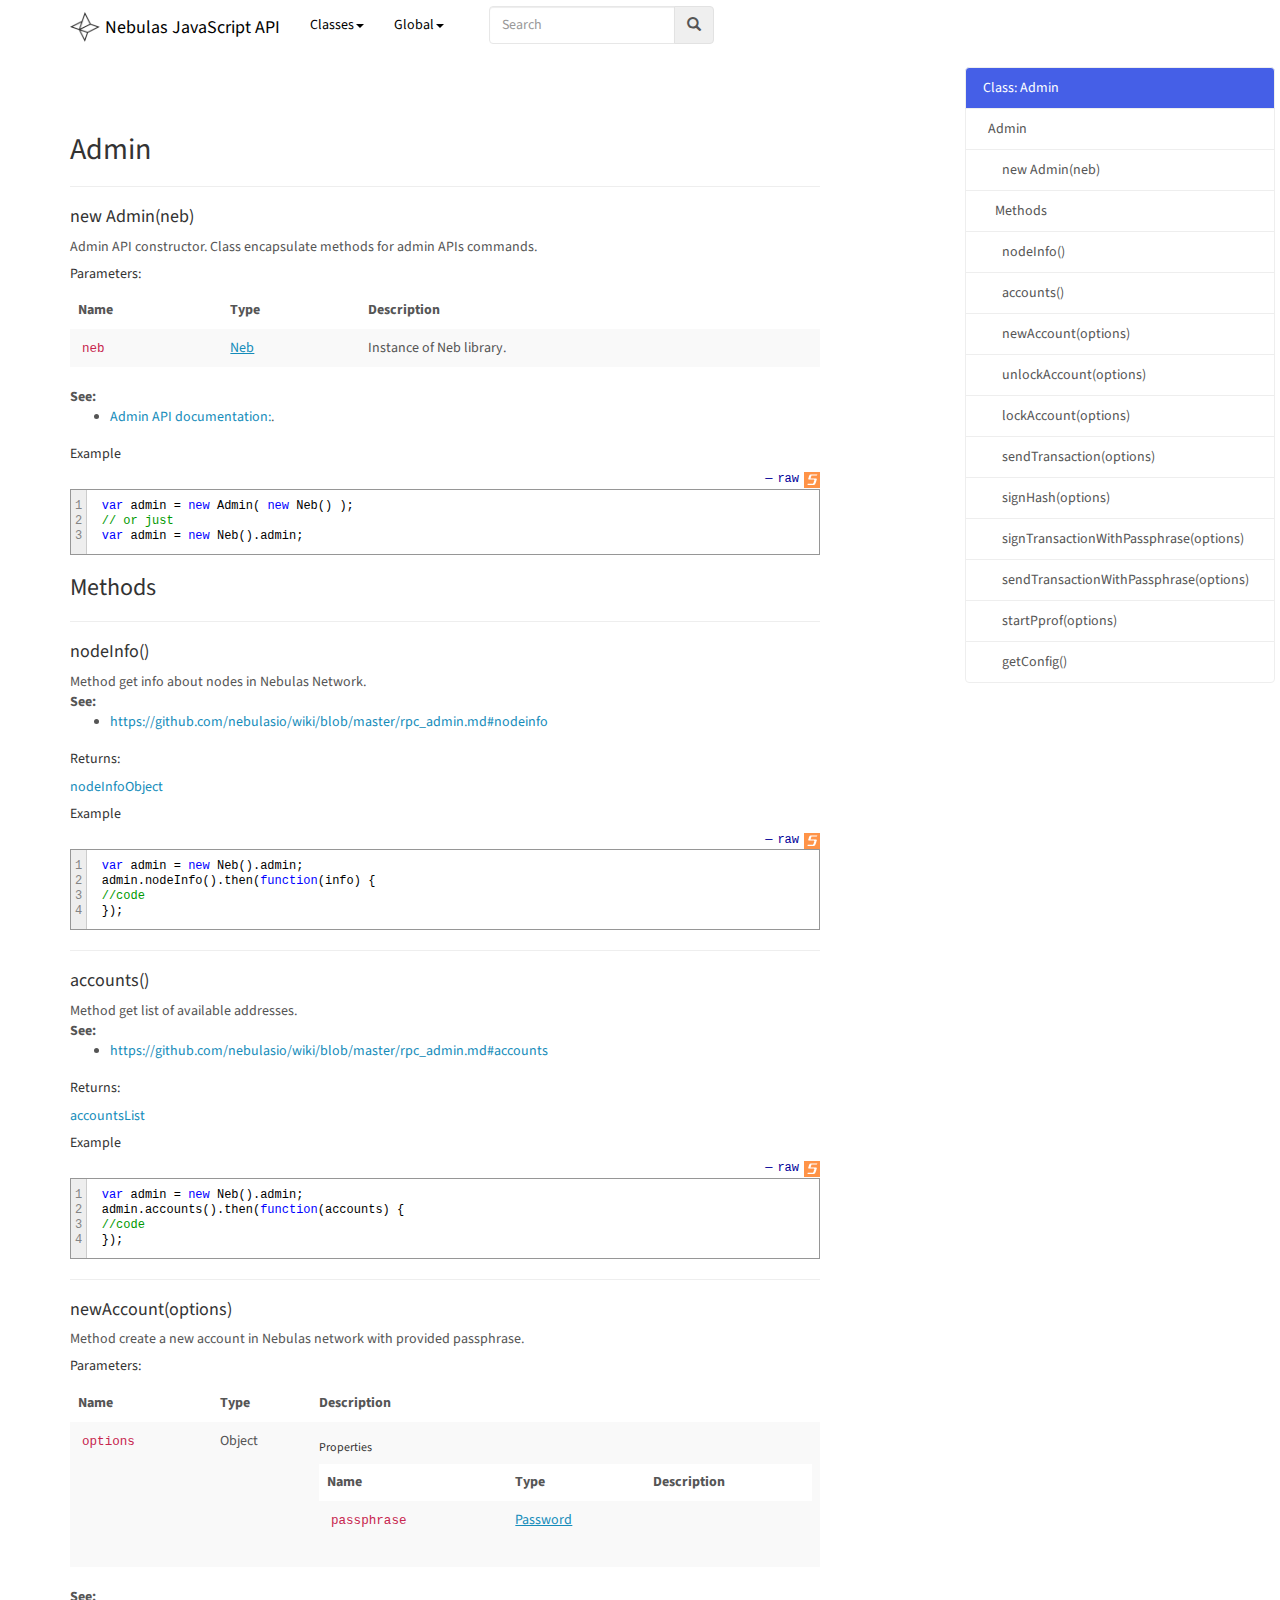
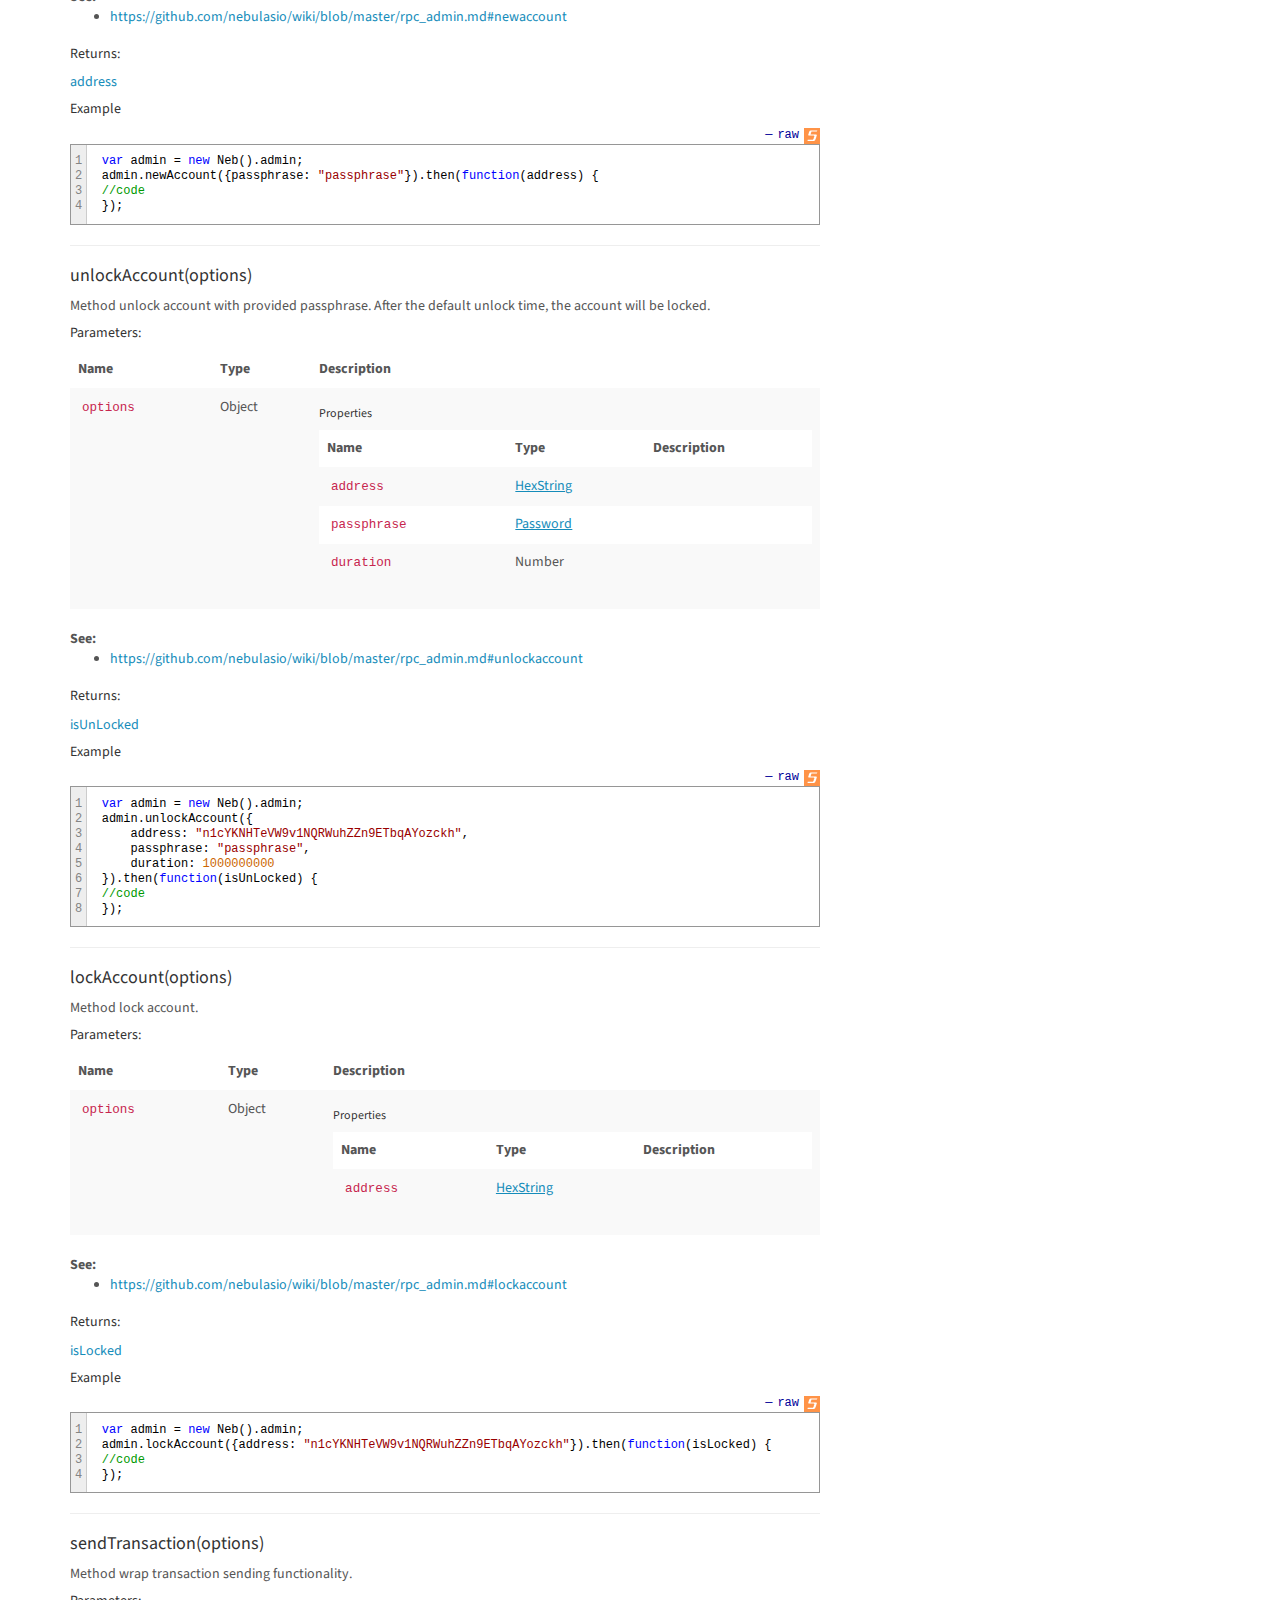
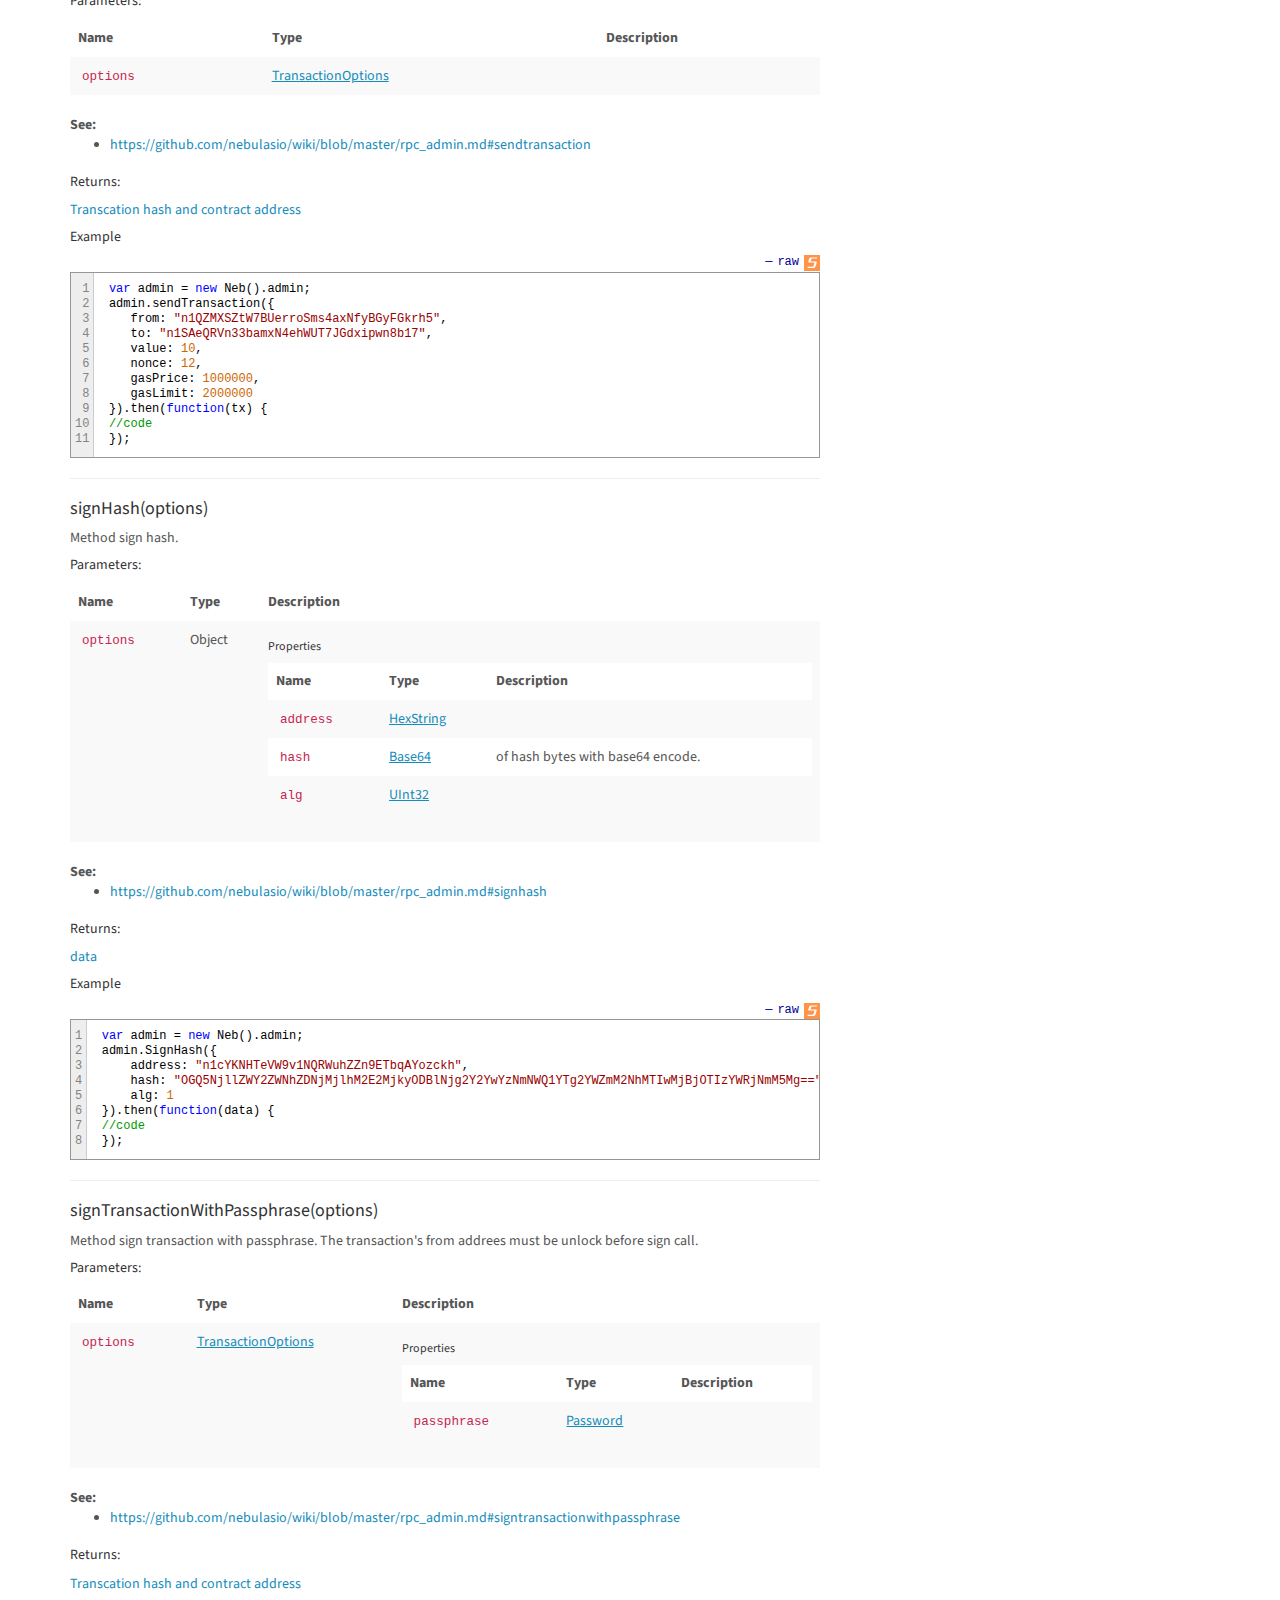
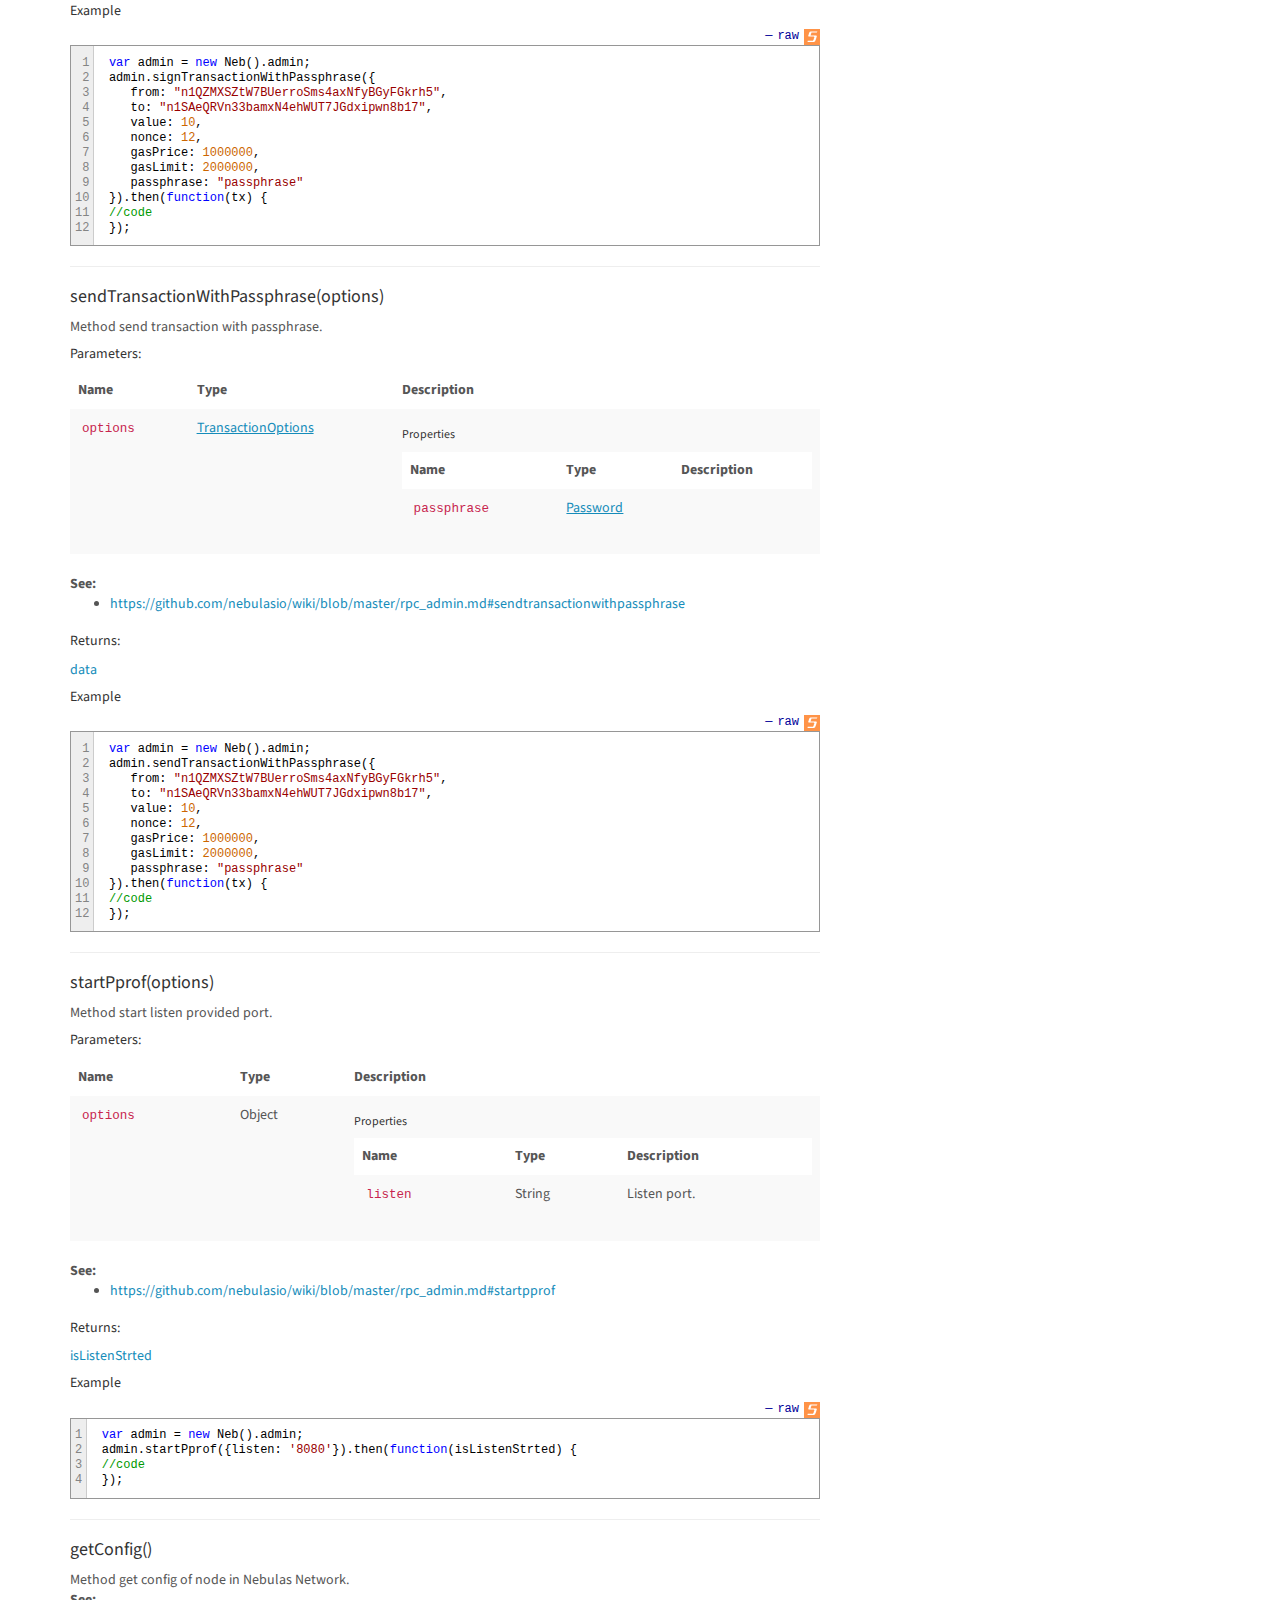
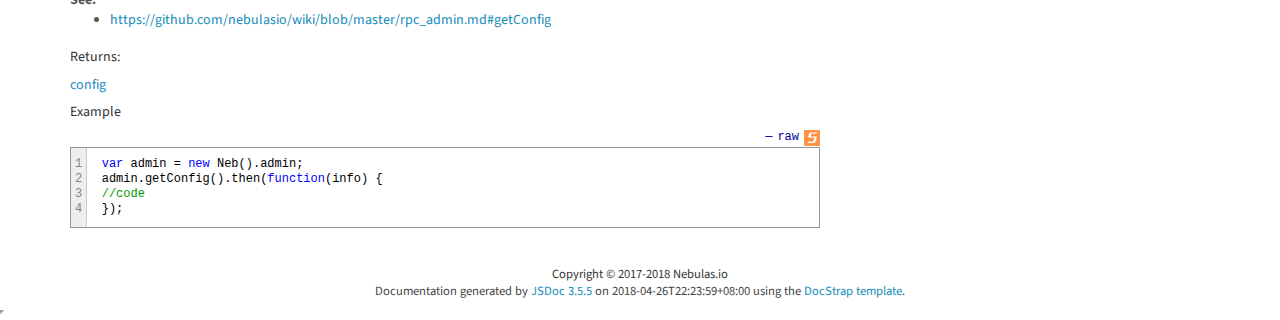
<file: misc/neb.js/docs/Admin.html>
<!DOCTYPE html>

<html lang="en">
<head>
	<meta charset="utf-8">
	<meta name="viewport" content="width=device-width">
	<title>Nebulas JavaScript API Class: Admin</title>

	<!--[if lt IE 9]>
	<script src="//html5shiv.googlecode.com/svn/trunk/html5.js"></script>
	<![endif]-->
	<link type="text/css" rel="stylesheet" href="styles/sunlight.default.css">
	<link rel="shortcut icon" href="img/logo.png" type="image/x-icon">

	<link type="text/css" rel="stylesheet" href="styles/site.lumen.css">

</head>

<body>

<div class="navbar navbar-default navbar-fixed-top ">
<div class="container">
	<div class="navbar-header">
		<a class="navbar-brand" href="index.html"><img class="branding-logo" src="img/logo.png"
		alt="logo"/>Nebulas JavaScript API</a>
		<button class="navbar-toggle" type="button" data-toggle="collapse" data-target="#topNavigation">
			<span class="icon-bar"></span>
			<span class="icon-bar"></span>
			<span class="icon-bar"></span>
        </button>
	</div>
	<div class="navbar-collapse collapse" id="topNavigation">
		<ul class="nav navbar-nav">
			
			<li class="dropdown">
				<a href="classes.list.html" class="dropdown-toggle" data-toggle="dropdown">Classes<b class="caret"></b></a>
				<ul class="dropdown-menu ">
					<li><a href="Account.html">Account</a></li><li><a href="Admin.html">Admin</a></li><li><a href="API.html">API</a></li><li><a href="Neb.html">Neb</a></li><li><a href="Transaction.html">Transaction</a></li>
				</ul>
			</li>
			
			<li class="dropdown">
				<a href="global.html" class="dropdown-toggle" data-toggle="dropdown">Global<b class="caret"></b></a>
				<ul class="dropdown-menu ">
					<li><a href="global.html">Global</a></li>
				</ul>
			</li>
			
		</ul>
        
            <div class="col-sm-3 col-md-3">
                <form class="navbar-form" role="search">
                    <div class="input-group">
                        <input type="text" class="form-control" placeholder="Search" name="q" id="search-input">
                        <div class="input-group-btn">
                            <button class="btn btn-default" id="search-submit"><i class="glyphicon glyphicon-search"></i></button>
                        </div>
                    </div>
                </form>
            </div>
        
	</div>

</div>
</div>


<div class="container" id="toc-content">
<div class="row">

	
	<div class="col-md-8">
	
		<div id="main">
			

	<h1 class="page-title">Class: Admin</h1>
<section>

<header>
    
        <h2>
        Admin
        </h2>
        
    
</header>


<article>
    <div class="container-overview">
    
        
<hr>
<dt>
    <h4 class="name" id="Admin"><span class="type-signature"></span>new Admin(neb)</h4>
    
    
</dt>
<dd>

    
    <div class="description">
        Admin API constructor.
Class encapsulate methods for admin APIs commands.
    </div>
    

    

    

    
    
        <h5>Parameters:</h5>
        

<table class="params table table-striped">
    <thead>
    <tr>
        
        <th>Name</th>
        

        <th>Type</th>

        

        

        <th class="last">Description</th>
    </tr>
    </thead>

    <tbody>
    

        <tr>
            
                <td class="name"><code>neb</code></td>
            

            <td class="type">
            
                
<span class="param-type"><a href="Neb.html">Neb</a></span>



            
            </td>

            

            

            <td class="description last">Instance of Neb library.</td>
        </tr>

    
    </tbody>
</table>

    

    
<dl class="details">
    

	

	

	

    

    

    

    

	

	

	

	

	



	

	

	
	<dt class="tag-see method-doc-label method-doc-details-label">See:</dt>
	<dd class="tag-see">
		<ul>
			<li><a href="https://github.com/nebulasio/wiki/blob/master/rpc_admin.md">Admin API documentation:</a>.</li>
			</ul>
	</dd>
	

	
</dl>


    

    

    

    

    

    

    
        <h5>Example</h5>
        
    <pre class="sunlight-highlight-javascript">var admin = new Admin( new Neb() );
// or just
var admin = new Neb().admin;</pre>


    
</dd>

    
    </div>

    

    

    

    

    

    

    
        <h3 class="subsection-title">Methods</h3>

        <dl>
            
<hr>
<dt>
    <h4 class="name" id="nodeInfo"><span class="type-signature"></span>nodeInfo()</h4>
    
    
</dt>
<dd>

    
    <div class="description">
        Method get info about nodes in Nebulas Network.
    </div>
    

    

    

    
    

    
<dl class="details">
    

	

	

	

    

    

    

    

	

	

	

	

	



	

	

	
	<dt class="tag-see method-doc-label method-doc-details-label">See:</dt>
	<dd class="tag-see">
		<ul>
			<li><a href="https://github.com/nebulasio/wiki/blob/master/rpc_admin.md#nodeinfo">https://github.com/nebulasio/wiki/blob/master/rpc_admin.md#nodeinfo</a></li>
			</ul>
	</dd>
	

	
</dl>


    

    

    

    

    

    
    <h5>Returns:</h5>
    
            
<div class="param-desc">
    <a href="https://github.com/nebulasio/wiki/blob/master/rpc_admin.md#nodeinfo">nodeInfoObject</a>
</div>




        

    
        <h5>Example</h5>
        
    <pre class="sunlight-highlight-javascript">var admin = new Neb().admin;
admin.nodeInfo().then(function(info) {
//code
});</pre>


    
</dd>

        
            
<hr>
<dt>
    <h4 class="name" id="accounts"><span class="type-signature"></span>accounts()</h4>
    
    
</dt>
<dd>

    
    <div class="description">
        Method get list of available addresses.
    </div>
    

    

    

    
    

    
<dl class="details">
    

	

	

	

    

    

    

    

	

	

	

	

	



	

	

	
	<dt class="tag-see method-doc-label method-doc-details-label">See:</dt>
	<dd class="tag-see">
		<ul>
			<li><a href="https://github.com/nebulasio/wiki/blob/master/rpc_admin.md#accounts">https://github.com/nebulasio/wiki/blob/master/rpc_admin.md#accounts</a></li>
			</ul>
	</dd>
	

	
</dl>


    

    

    

    

    

    
    <h5>Returns:</h5>
    
            
<div class="param-desc">
    <a href="https://github.com/nebulasio/wiki/blob/master/rpc_admin.md#accounts">accountsList</a>
</div>




        

    
        <h5>Example</h5>
        
    <pre class="sunlight-highlight-javascript">var admin = new Neb().admin;
admin.accounts().then(function(accounts) {
//code
});</pre>


    
</dd>

        
            
<hr>
<dt>
    <h4 class="name" id="newAccount"><span class="type-signature"></span>newAccount(options)</h4>
    
    
</dt>
<dd>

    
    <div class="description">
        Method create a new account in Nebulas network with provided passphrase.
    </div>
    

    

    

    
    
        <h5>Parameters:</h5>
        

<table class="params table table-striped">
    <thead>
    <tr>
        
        <th>Name</th>
        

        <th>Type</th>

        

        

        <th class="last">Description</th>
    </tr>
    </thead>

    <tbody>
    

        <tr>
            
                <td class="name"><code>options</code></td>
            

            <td class="type">
            
                
<span class="param-type">Object</span>



            
            </td>

            

            

            <td class="description last">
                <h6 class="method-params-label method-subparams-label">Properties</h6>
                

<table class="params table table-striped">
    <thead>
    <tr>
        
        <th>Name</th>
        

        <th>Type</th>

        

        

        <th class="last">Description</th>
    </tr>
    </thead>

    <tbody>
    

        <tr>
            
                <td class="name"><code>passphrase</code></td>
            

            <td class="type">
            
                
<span class="param-type"><a href="global.html#Password">Password</a></span>



            
            </td>

            

            

            <td class="description last"></td>
        </tr>

    
    </tbody>
</table>

            </td>
        </tr>

    
    </tbody>
</table>

    

    
<dl class="details">
    

	

	

	

    

    

    

    

	

	

	

	

	



	

	

	
	<dt class="tag-see method-doc-label method-doc-details-label">See:</dt>
	<dd class="tag-see">
		<ul>
			<li><a href="https://github.com/nebulasio/wiki/blob/master/rpc_admin.md#newaccount">https://github.com/nebulasio/wiki/blob/master/rpc_admin.md#newaccount</a></li>
			</ul>
	</dd>
	

	
</dl>


    

    

    

    

    

    
    <h5>Returns:</h5>
    
            
<div class="param-desc">
    <a href="https://github.com/nebulasio/wiki/blob/master/rpc_admin.md#newaccount">address</a>
</div>




        

    
        <h5>Example</h5>
        
    <pre class="sunlight-highlight-javascript">var admin = new Neb().admin;
admin.newAccount({passphrase: &quot;passphrase&quot;}).then(function(address) {
//code
});</pre>


    
</dd>

        
            
<hr>
<dt>
    <h4 class="name" id="unlockAccount"><span class="type-signature"></span>unlockAccount(options)</h4>
    
    
</dt>
<dd>

    
    <div class="description">
        Method unlock account with provided passphrase.
After the default unlock time, the account will be locked.
    </div>
    

    

    

    
    
        <h5>Parameters:</h5>
        

<table class="params table table-striped">
    <thead>
    <tr>
        
        <th>Name</th>
        

        <th>Type</th>

        

        

        <th class="last">Description</th>
    </tr>
    </thead>

    <tbody>
    

        <tr>
            
                <td class="name"><code>options</code></td>
            

            <td class="type">
            
                
<span class="param-type">Object</span>



            
            </td>

            

            

            <td class="description last">
                <h6 class="method-params-label method-subparams-label">Properties</h6>
                

<table class="params table table-striped">
    <thead>
    <tr>
        
        <th>Name</th>
        

        <th>Type</th>

        

        

        <th class="last">Description</th>
    </tr>
    </thead>

    <tbody>
    

        <tr>
            
                <td class="name"><code>address</code></td>
            

            <td class="type">
            
                
<span class="param-type"><a href="global.html#HexString">HexString</a></span>



            
            </td>

            

            

            <td class="description last"></td>
        </tr>

    

        <tr>
            
                <td class="name"><code>passphrase</code></td>
            

            <td class="type">
            
                
<span class="param-type"><a href="global.html#Password">Password</a></span>



            
            </td>

            

            

            <td class="description last"></td>
        </tr>

    

        <tr>
            
                <td class="name"><code>duration</code></td>
            

            <td class="type">
            
                
<span class="param-type">Number</span>



            
            </td>

            

            

            <td class="description last"></td>
        </tr>

    
    </tbody>
</table>

            </td>
        </tr>

    
    </tbody>
</table>

    

    
<dl class="details">
    

	

	

	

    

    

    

    

	

	

	

	

	



	

	

	
	<dt class="tag-see method-doc-label method-doc-details-label">See:</dt>
	<dd class="tag-see">
		<ul>
			<li><a href="https://github.com/nebulasio/wiki/blob/master/rpc_admin.md#unlockaccount">https://github.com/nebulasio/wiki/blob/master/rpc_admin.md#unlockaccount</a></li>
			</ul>
	</dd>
	

	
</dl>


    

    

    

    

    

    
    <h5>Returns:</h5>
    
            
<div class="param-desc">
    <a href="https://github.com/nebulasio/wiki/blob/master/rpc_admin.md#unlockaccount">isUnLocked</a>
</div>




        

    
        <h5>Example</h5>
        
    <pre class="sunlight-highlight-javascript">var admin = new Neb().admin;
admin.unlockAccount({
    address: &quot;n1cYKNHTeVW9v1NQRWuhZZn9ETbqAYozckh&quot;,
    passphrase: &quot;passphrase&quot;,
    duration: 1000000000
}).then(function(isUnLocked) {
//code
});</pre>


    
</dd>

        
            
<hr>
<dt>
    <h4 class="name" id="lockAccount"><span class="type-signature"></span>lockAccount(options)</h4>
    
    
</dt>
<dd>

    
    <div class="description">
        Method lock account.
    </div>
    

    

    

    
    
        <h5>Parameters:</h5>
        

<table class="params table table-striped">
    <thead>
    <tr>
        
        <th>Name</th>
        

        <th>Type</th>

        

        

        <th class="last">Description</th>
    </tr>
    </thead>

    <tbody>
    

        <tr>
            
                <td class="name"><code>options</code></td>
            

            <td class="type">
            
                
<span class="param-type">Object</span>



            
            </td>

            

            

            <td class="description last">
                <h6 class="method-params-label method-subparams-label">Properties</h6>
                

<table class="params table table-striped">
    <thead>
    <tr>
        
        <th>Name</th>
        

        <th>Type</th>

        

        

        <th class="last">Description</th>
    </tr>
    </thead>

    <tbody>
    

        <tr>
            
                <td class="name"><code>address</code></td>
            

            <td class="type">
            
                
<span class="param-type"><a href="global.html#HexString">HexString</a></span>



            
            </td>

            

            

            <td class="description last"></td>
        </tr>

    
    </tbody>
</table>

            </td>
        </tr>

    
    </tbody>
</table>

    

    
<dl class="details">
    

	

	

	

    

    

    

    

	

	

	

	

	



	

	

	
	<dt class="tag-see method-doc-label method-doc-details-label">See:</dt>
	<dd class="tag-see">
		<ul>
			<li><a href="https://github.com/nebulasio/wiki/blob/master/rpc_admin.md#lockaccount">https://github.com/nebulasio/wiki/blob/master/rpc_admin.md#lockaccount</a></li>
			</ul>
	</dd>
	

	
</dl>


    

    

    

    

    

    
    <h5>Returns:</h5>
    
            
<div class="param-desc">
    <a href="https://github.com/nebulasio/wiki/blob/master/rpc_admin.md#lockaccount">isLocked</a>
</div>




        

    
        <h5>Example</h5>
        
    <pre class="sunlight-highlight-javascript">var admin = new Neb().admin;
admin.lockAccount({address: &quot;n1cYKNHTeVW9v1NQRWuhZZn9ETbqAYozckh&quot;}).then(function(isLocked) {
//code
});</pre>


    
</dd>

        
            
<hr>
<dt>
    <h4 class="name" id="sendTransaction"><span class="type-signature"></span>sendTransaction(options)</h4>
    
    
</dt>
<dd>

    
    <div class="description">
        Method wrap transaction sending functionality.
    </div>
    

    

    

    
    
        <h5>Parameters:</h5>
        

<table class="params table table-striped">
    <thead>
    <tr>
        
        <th>Name</th>
        

        <th>Type</th>

        

        

        <th class="last">Description</th>
    </tr>
    </thead>

    <tbody>
    

        <tr>
            
                <td class="name"><code>options</code></td>
            

            <td class="type">
            
                
<span class="param-type"><a href="global.html#TransactionOptions">TransactionOptions</a></span>



            
            </td>

            

            

            <td class="description last"></td>
        </tr>

    
    </tbody>
</table>

    

    
<dl class="details">
    

	

	

	

    

    

    

    

	

	

	

	

	



	

	

	
	<dt class="tag-see method-doc-label method-doc-details-label">See:</dt>
	<dd class="tag-see">
		<ul>
			<li><a href="https://github.com/nebulasio/wiki/blob/master/rpc_admin.md#sendtransaction">https://github.com/nebulasio/wiki/blob/master/rpc_admin.md#sendtransaction</a></li>
			</ul>
	</dd>
	

	
</dl>


    

    

    

    

    

    
    <h5>Returns:</h5>
    
            
<div class="param-desc">
    <a href="https://github.com/nebulasio/wiki/blob/master/rpc_admin.md#sendtransaction">Transcation hash and contract address</a>
</div>




        

    
        <h5>Example</h5>
        
    <pre class="sunlight-highlight-javascript">var admin = new Neb().admin;
admin.sendTransaction({
   from: &quot;n1QZMXSZtW7BUerroSms4axNfyBGyFGkrh5&quot;,
   to: &quot;n1SAeQRVn33bamxN4ehWUT7JGdxipwn8b17&quot;,
   value: 10,
   nonce: 12,
   gasPrice: 1000000,
   gasLimit: 2000000
}).then(function(tx) {
//code
});</pre>


    
</dd>

        
            
<hr>
<dt>
    <h4 class="name" id="signHash"><span class="type-signature"></span>signHash(options)</h4>
    
    
</dt>
<dd>

    
    <div class="description">
        Method sign hash.
    </div>
    

    

    

    
    
        <h5>Parameters:</h5>
        

<table class="params table table-striped">
    <thead>
    <tr>
        
        <th>Name</th>
        

        <th>Type</th>

        

        

        <th class="last">Description</th>
    </tr>
    </thead>

    <tbody>
    

        <tr>
            
                <td class="name"><code>options</code></td>
            

            <td class="type">
            
                
<span class="param-type">Object</span>



            
            </td>

            

            

            <td class="description last">
                <h6 class="method-params-label method-subparams-label">Properties</h6>
                

<table class="params table table-striped">
    <thead>
    <tr>
        
        <th>Name</th>
        

        <th>Type</th>

        

        

        <th class="last">Description</th>
    </tr>
    </thead>

    <tbody>
    

        <tr>
            
                <td class="name"><code>address</code></td>
            

            <td class="type">
            
                
<span class="param-type"><a href="global.html#HexString">HexString</a></span>



            
            </td>

            

            

            <td class="description last"></td>
        </tr>

    

        <tr>
            
                <td class="name"><code>hash</code></td>
            

            <td class="type">
            
                
<span class="param-type"><a href="global.html#Base64">Base64</a></span>



            
            </td>

            

            

            <td class="description last">of hash bytes with base64 encode.</td>
        </tr>

    

        <tr>
            
                <td class="name"><code>alg</code></td>
            

            <td class="type">
            
                
<span class="param-type"><a href="global.html#UInt32">UInt32</a></span>



            
            </td>

            

            

            <td class="description last"></td>
        </tr>

    
    </tbody>
</table>

            </td>
        </tr>

    
    </tbody>
</table>

    

    
<dl class="details">
    

	

	

	

    

    

    

    

	

	

	

	

	



	

	

	
	<dt class="tag-see method-doc-label method-doc-details-label">See:</dt>
	<dd class="tag-see">
		<ul>
			<li><a href="https://github.com/nebulasio/wiki/blob/master/rpc_admin.md#signhash">https://github.com/nebulasio/wiki/blob/master/rpc_admin.md#signhash</a></li>
			</ul>
	</dd>
	

	
</dl>


    

    

    

    

    

    
    <h5>Returns:</h5>
    
            
<div class="param-desc">
    <a href="https://github.com/nebulasio/wiki/blob/master/rpc_admin.md#signhash">data</a>
</div>




        

    
        <h5>Example</h5>
        
    <pre class="sunlight-highlight-javascript">var admin = new Neb().admin;
admin.SignHash({
    address: &quot;n1cYKNHTeVW9v1NQRWuhZZn9ETbqAYozckh&quot;,
    hash: &quot;OGQ5NjllZWY2ZWNhZDNjMjlhM2E2MjkyODBlNjg2Y2YwYzNmNWQ1YTg2YWZmM2NhMTIwMjBjOTIzYWRjNmM5Mg==&quot;,
    alg: 1
}).then(function(data) {
//code
});</pre>


    
</dd>

        
            
<hr>
<dt>
    <h4 class="name" id="signTransactionWithPassphrase"><span class="type-signature"></span>signTransactionWithPassphrase(options)</h4>
    
    
</dt>
<dd>

    
    <div class="description">
        Method sign transaction with passphrase.
The transaction's from addrees must be unlock before sign call.
    </div>
    

    

    

    
    
        <h5>Parameters:</h5>
        

<table class="params table table-striped">
    <thead>
    <tr>
        
        <th>Name</th>
        

        <th>Type</th>

        

        

        <th class="last">Description</th>
    </tr>
    </thead>

    <tbody>
    

        <tr>
            
                <td class="name"><code>options</code></td>
            

            <td class="type">
            
                
<span class="param-type"><a href="global.html#TransactionOptions">TransactionOptions</a></span>



            
            </td>

            

            

            <td class="description last">
                <h6 class="method-params-label method-subparams-label">Properties</h6>
                

<table class="params table table-striped">
    <thead>
    <tr>
        
        <th>Name</th>
        

        <th>Type</th>

        

        

        <th class="last">Description</th>
    </tr>
    </thead>

    <tbody>
    

        <tr>
            
                <td class="name"><code>passphrase</code></td>
            

            <td class="type">
            
                
<span class="param-type"><a href="global.html#Password">Password</a></span>



            
            </td>

            

            

            <td class="description last"></td>
        </tr>

    
    </tbody>
</table>

            </td>
        </tr>

    
    </tbody>
</table>

    

    
<dl class="details">
    

	

	

	

    

    

    

    

	

	

	

	

	



	

	

	
	<dt class="tag-see method-doc-label method-doc-details-label">See:</dt>
	<dd class="tag-see">
		<ul>
			<li><a href="https://github.com/nebulasio/wiki/blob/master/rpc_admin.md#signtransactionwithpassphrase">https://github.com/nebulasio/wiki/blob/master/rpc_admin.md#signtransactionwithpassphrase</a></li>
			</ul>
	</dd>
	

	
</dl>


    

    

    

    

    

    
    <h5>Returns:</h5>
    
            
<div class="param-desc">
    <a href="https://github.com/nebulasio/wiki/blob/master/rpc_admin.md#signtransactionwithpassphrase">Transcation hash and contract address</a>
</div>




        

    
        <h5>Example</h5>
        
    <pre class="sunlight-highlight-javascript">var admin = new Neb().admin;
admin.signTransactionWithPassphrase({
   from: &quot;n1QZMXSZtW7BUerroSms4axNfyBGyFGkrh5&quot;,
   to: &quot;n1SAeQRVn33bamxN4ehWUT7JGdxipwn8b17&quot;,
   value: 10,
   nonce: 12,
   gasPrice: 1000000,
   gasLimit: 2000000,
   passphrase: &quot;passphrase&quot;
}).then(function(tx) {
//code
});</pre>


    
</dd>

        
            
<hr>
<dt>
    <h4 class="name" id="sendTransactionWithPassphrase"><span class="type-signature"></span>sendTransactionWithPassphrase(options)</h4>
    
    
</dt>
<dd>

    
    <div class="description">
        Method send transaction with passphrase.
    </div>
    

    

    

    
    
        <h5>Parameters:</h5>
        

<table class="params table table-striped">
    <thead>
    <tr>
        
        <th>Name</th>
        

        <th>Type</th>

        

        

        <th class="last">Description</th>
    </tr>
    </thead>

    <tbody>
    

        <tr>
            
                <td class="name"><code>options</code></td>
            

            <td class="type">
            
                
<span class="param-type"><a href="global.html#TransactionOptions">TransactionOptions</a></span>



            
            </td>

            

            

            <td class="description last">
                <h6 class="method-params-label method-subparams-label">Properties</h6>
                

<table class="params table table-striped">
    <thead>
    <tr>
        
        <th>Name</th>
        

        <th>Type</th>

        

        

        <th class="last">Description</th>
    </tr>
    </thead>

    <tbody>
    

        <tr>
            
                <td class="name"><code>passphrase</code></td>
            

            <td class="type">
            
                
<span class="param-type"><a href="global.html#Password">Password</a></span>



            
            </td>

            

            

            <td class="description last"></td>
        </tr>

    
    </tbody>
</table>

            </td>
        </tr>

    
    </tbody>
</table>

    

    
<dl class="details">
    

	

	

	

    

    

    

    

	

	

	

	

	



	

	

	
	<dt class="tag-see method-doc-label method-doc-details-label">See:</dt>
	<dd class="tag-see">
		<ul>
			<li><a href="https://github.com/nebulasio/wiki/blob/master/rpc_admin.md#sendtransactionwithpassphrase">https://github.com/nebulasio/wiki/blob/master/rpc_admin.md#sendtransactionwithpassphrase</a></li>
			</ul>
	</dd>
	

	
</dl>


    

    

    

    

    

    
    <h5>Returns:</h5>
    
            
<div class="param-desc">
    <a href="https://github.com/nebulasio/wiki/blob/master/rpc_admin.md#sendtransactionwithpassphrase">data</a>
</div>




        

    
        <h5>Example</h5>
        
    <pre class="sunlight-highlight-javascript">var admin = new Neb().admin;
admin.sendTransactionWithPassphrase({
   from: &quot;n1QZMXSZtW7BUerroSms4axNfyBGyFGkrh5&quot;,
   to: &quot;n1SAeQRVn33bamxN4ehWUT7JGdxipwn8b17&quot;,
   value: 10,
   nonce: 12,
   gasPrice: 1000000,
   gasLimit: 2000000,
   passphrase: &quot;passphrase&quot;
}).then(function(tx) {
//code
});</pre>


    
</dd>

        
            
<hr>
<dt>
    <h4 class="name" id="startPprof"><span class="type-signature"></span>startPprof(options)</h4>
    
    
</dt>
<dd>

    
    <div class="description">
        Method start listen provided port.
    </div>
    

    

    

    
    
        <h5>Parameters:</h5>
        

<table class="params table table-striped">
    <thead>
    <tr>
        
        <th>Name</th>
        

        <th>Type</th>

        

        

        <th class="last">Description</th>
    </tr>
    </thead>

    <tbody>
    

        <tr>
            
                <td class="name"><code>options</code></td>
            

            <td class="type">
            
                
<span class="param-type">Object</span>



            
            </td>

            

            

            <td class="description last">
                <h6 class="method-params-label method-subparams-label">Properties</h6>
                

<table class="params table table-striped">
    <thead>
    <tr>
        
        <th>Name</th>
        

        <th>Type</th>

        

        

        <th class="last">Description</th>
    </tr>
    </thead>

    <tbody>
    

        <tr>
            
                <td class="name"><code>listen</code></td>
            

            <td class="type">
            
                
<span class="param-type">String</span>



            
            </td>

            

            

            <td class="description last">Listen port.</td>
        </tr>

    
    </tbody>
</table>

            </td>
        </tr>

    
    </tbody>
</table>

    

    
<dl class="details">
    

	

	

	

    

    

    

    

	

	

	

	

	



	

	

	
	<dt class="tag-see method-doc-label method-doc-details-label">See:</dt>
	<dd class="tag-see">
		<ul>
			<li><a href="https://github.com/nebulasio/wiki/blob/master/rpc_admin.md#startpprof">https://github.com/nebulasio/wiki/blob/master/rpc_admin.md#startpprof</a></li>
			</ul>
	</dd>
	

	
</dl>


    

    

    

    

    

    
    <h5>Returns:</h5>
    
            
<div class="param-desc">
    <a href="https://github.com/nebulasio/wiki/blob/master/rpc_admin.md#startpprof">isListenStrted</a>
</div>




        

    
        <h5>Example</h5>
        
    <pre class="sunlight-highlight-javascript">var admin = new Neb().admin;
admin.startPprof({listen: &#x27;8080&#x27;}).then(function(isListenStrted) {
//code
});</pre>


    
</dd>

        
            
<hr>
<dt>
    <h4 class="name" id="getConfig"><span class="type-signature"></span>getConfig()</h4>
    
    
</dt>
<dd>

    
    <div class="description">
        Method get config of node in Nebulas Network.
    </div>
    

    

    

    
    

    
<dl class="details">
    

	

	

	

    

    

    

    

	

	

	

	

	



	

	

	
	<dt class="tag-see method-doc-label method-doc-details-label">See:</dt>
	<dd class="tag-see">
		<ul>
			<li><a href="https://github.com/nebulasio/wiki/blob/master/rpc_admin.md#getConfig">https://github.com/nebulasio/wiki/blob/master/rpc_admin.md#getConfig</a></li>
			</ul>
	</dd>
	

	
</dl>


    

    

    

    

    

    
    <h5>Returns:</h5>
    
            
<div class="param-desc">
    <a href="https://github.com/nebulasio/wiki/blob/master/rpc_admin.md#getConfig">config</a>
</div>




        

    
        <h5>Example</h5>
        
    <pre class="sunlight-highlight-javascript">var admin = new Neb().admin;
admin.getConfig().then(function(info) {
//code
});</pre>


    
</dd>

        </dl>
    

    

    
</article>

</section>




		</div>
	</div>

	<div class="clearfix"></div>

	
		<div class="col-md-3">
			<div id="toc" class="col-md-3 hidden-xs hidden-sm hidden-md"></div>
		</div>
	

</div>
</div>


    <div class="modal fade" id="searchResults">
      <div class="modal-dialog">
        <div class="modal-content">
          <div class="modal-header">
            <button type="button" class="close" data-dismiss="modal" aria-label="Close"><span aria-hidden="true">&times;</span></button>
            <h4 class="modal-title">Search results</h4>
          </div>
          <div class="modal-body"></div>
          <div class="modal-footer">
            <button type="button" class="btn btn-default" data-dismiss="modal">Close</button>
          </div>
        </div><!-- /.modal-content -->
      </div><!-- /.modal-dialog -->
    </div>


<footer>



	<span class="copyright">
	Copyright © 2017-2018 Nebulas.io
	</span>

<span class="jsdoc-message">
	Documentation generated by <a href="https://github.com/jsdoc3/jsdoc">JSDoc 3.5.5</a>
	
		on 2018-04-26T22:23:59+08:00
	
	using the <a href="https://github.com/docstrap/docstrap">DocStrap template</a>.
</span>
</footer>

<script src="scripts/docstrap.lib.js"></script>
<script src="scripts/toc.js"></script>

    <script type="text/javascript" src="scripts/fulltext-search-ui.js"></script>


<script>
$( function () {
	$( "[id*='$']" ).each( function () {
		var $this = $( this );

		$this.attr( "id", $this.attr( "id" ).replace( "$", "__" ) );
	} );

	$( ".tutorial-section pre, .readme-section pre, pre.prettyprint.source" ).each( function () {
		var $this = $( this );

		var example = $this.find( "code" );
		exampleText = example.html();
		var lang = /{@lang (.*?)}/.exec( exampleText );
		if ( lang && lang[1] ) {
			exampleText = exampleText.replace( lang[0], "" );
			example.html( exampleText );
			lang = lang[1];
		} else {
			var langClassMatch = example.parent()[0].className.match(/lang\-(\S+)/);
			lang = langClassMatch ? langClassMatch[1] : "javascript";
		}

		if ( lang ) {

			$this
			.addClass( "sunlight-highlight-" + lang )
			.addClass( "linenums" )
			.html( example.html() );

		}
	} );

	Sunlight.highlightAll( {
		lineNumbers : true,
		showMenu : true,
		enableDoclinks : true
	} );

	$.catchAnchorLinks( {
        navbarOffset: 10
	} );
	$( "#toc" ).toc( {
		anchorName  : function ( i, heading, prefix ) {
			return $( heading ).attr( "id" ) || ( prefix + i );
		},
		selectors   : "#toc-content h1,#toc-content h2,#toc-content h3,#toc-content h4",
		showAndHide : false,
		smoothScrolling: true
	} );

	$( "#main span[id^='toc']" ).addClass( "toc-shim" );
	$( '.dropdown-toggle' ).dropdown();

    $( "table" ).each( function () {
      var $this = $( this );
      $this.addClass('table');
    } );

} );
</script>



<!--Navigation and Symbol Display-->


<!--Google Analytics-->



    <script type="text/javascript">
        $(document).ready(function() {
            SearcherDisplay.init();
        });
    </script>


</body>
</html>
</file>
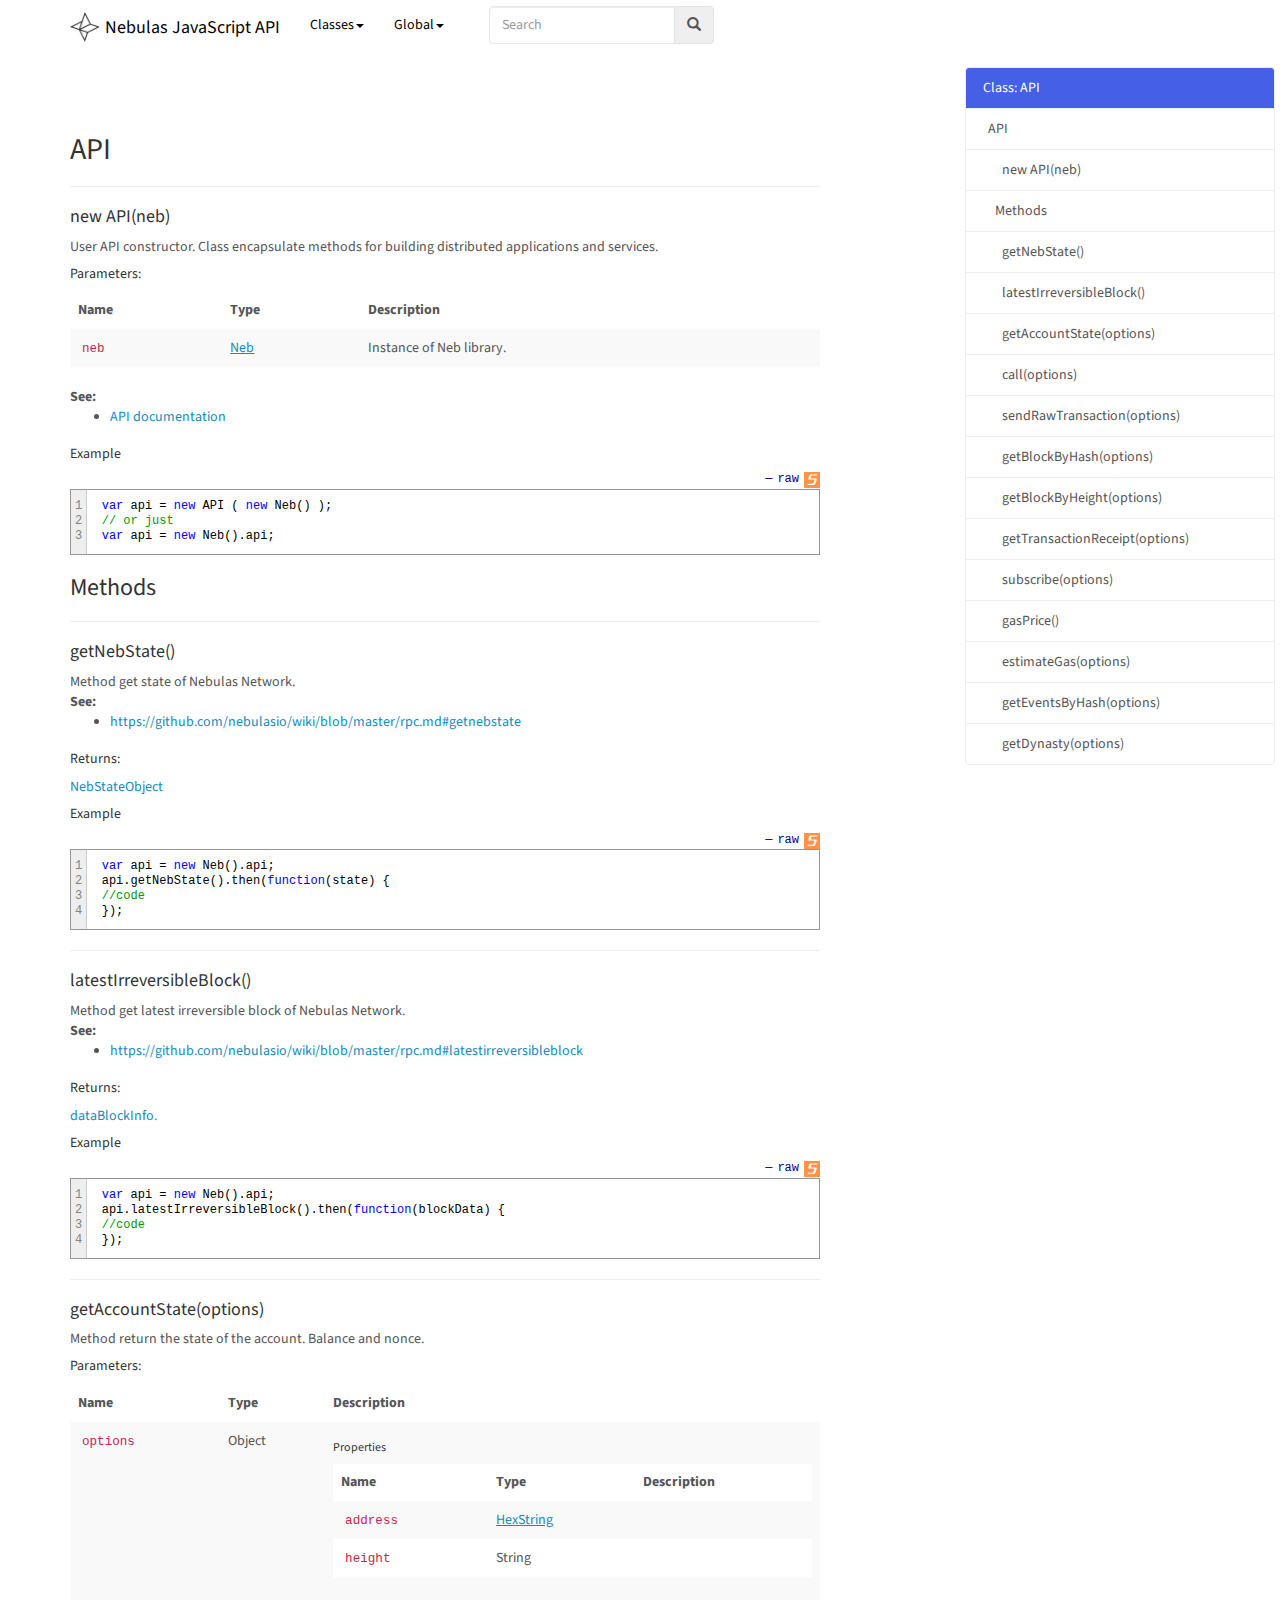
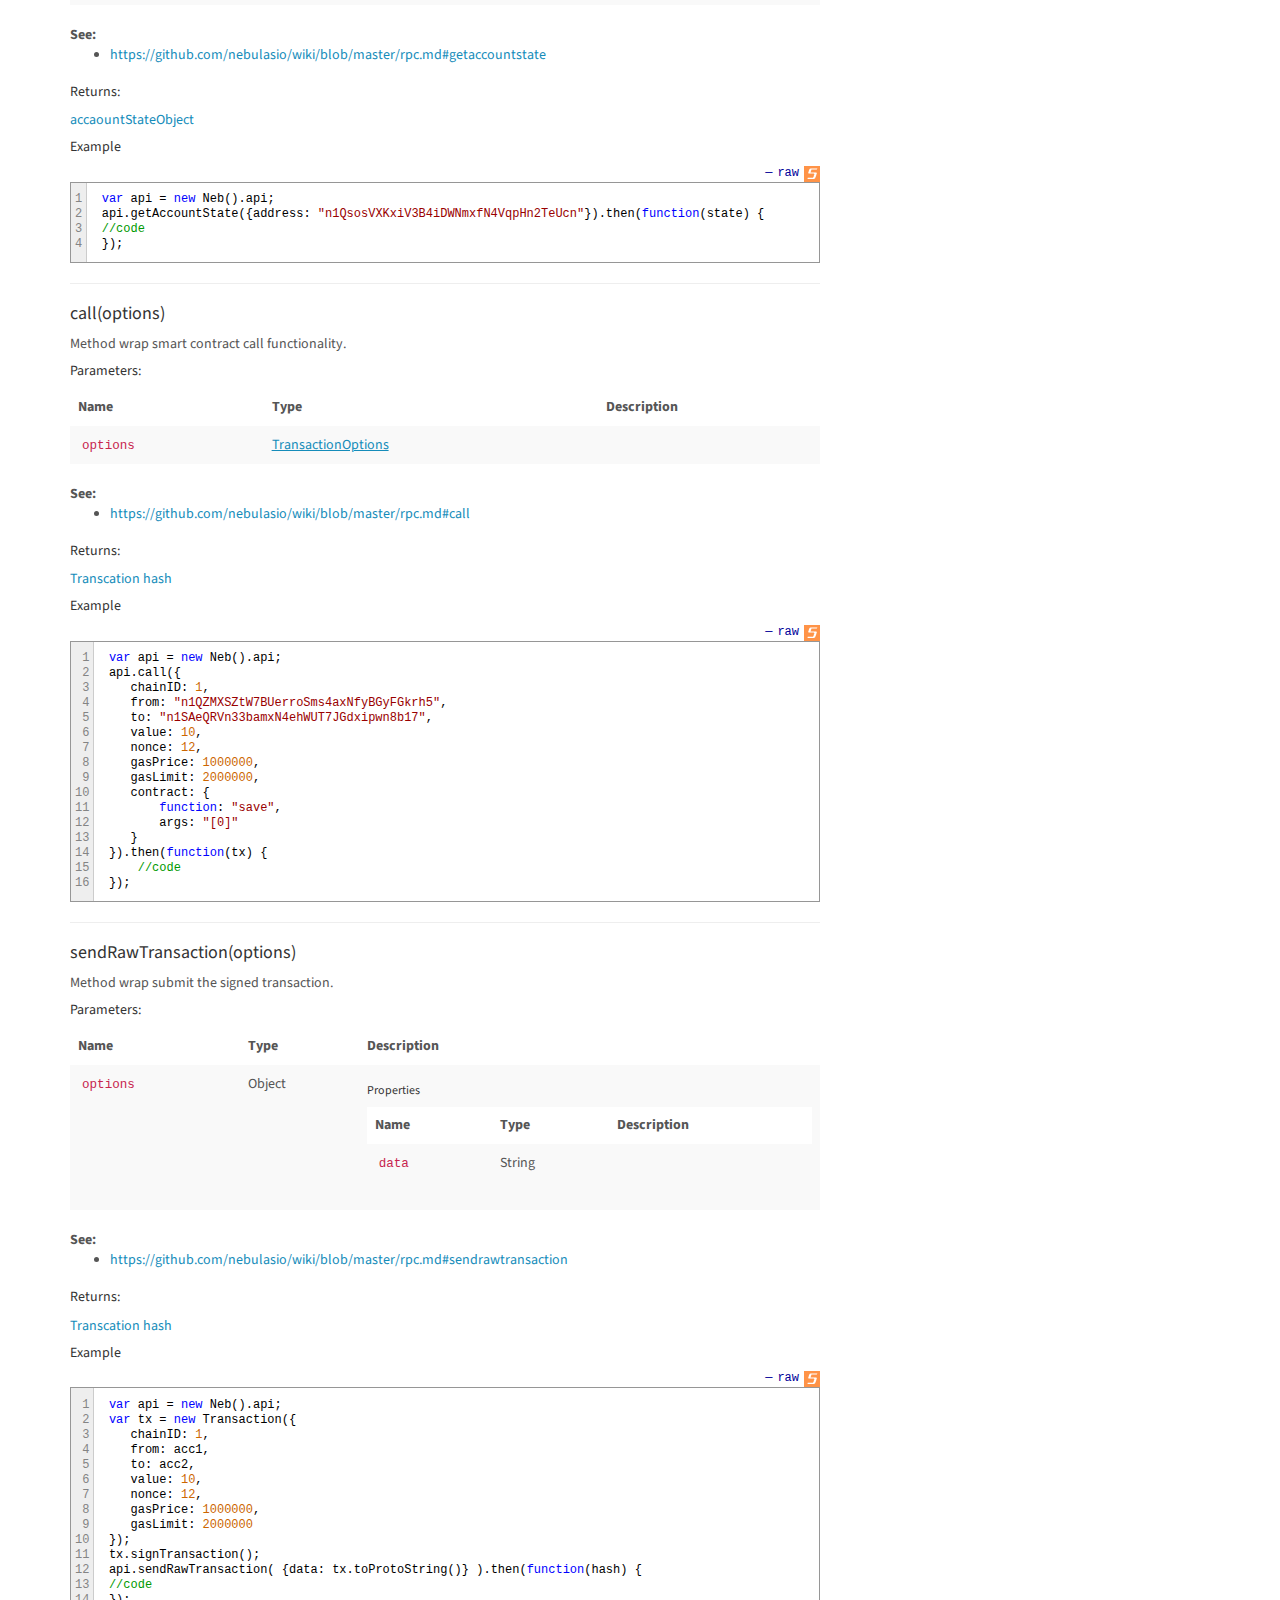
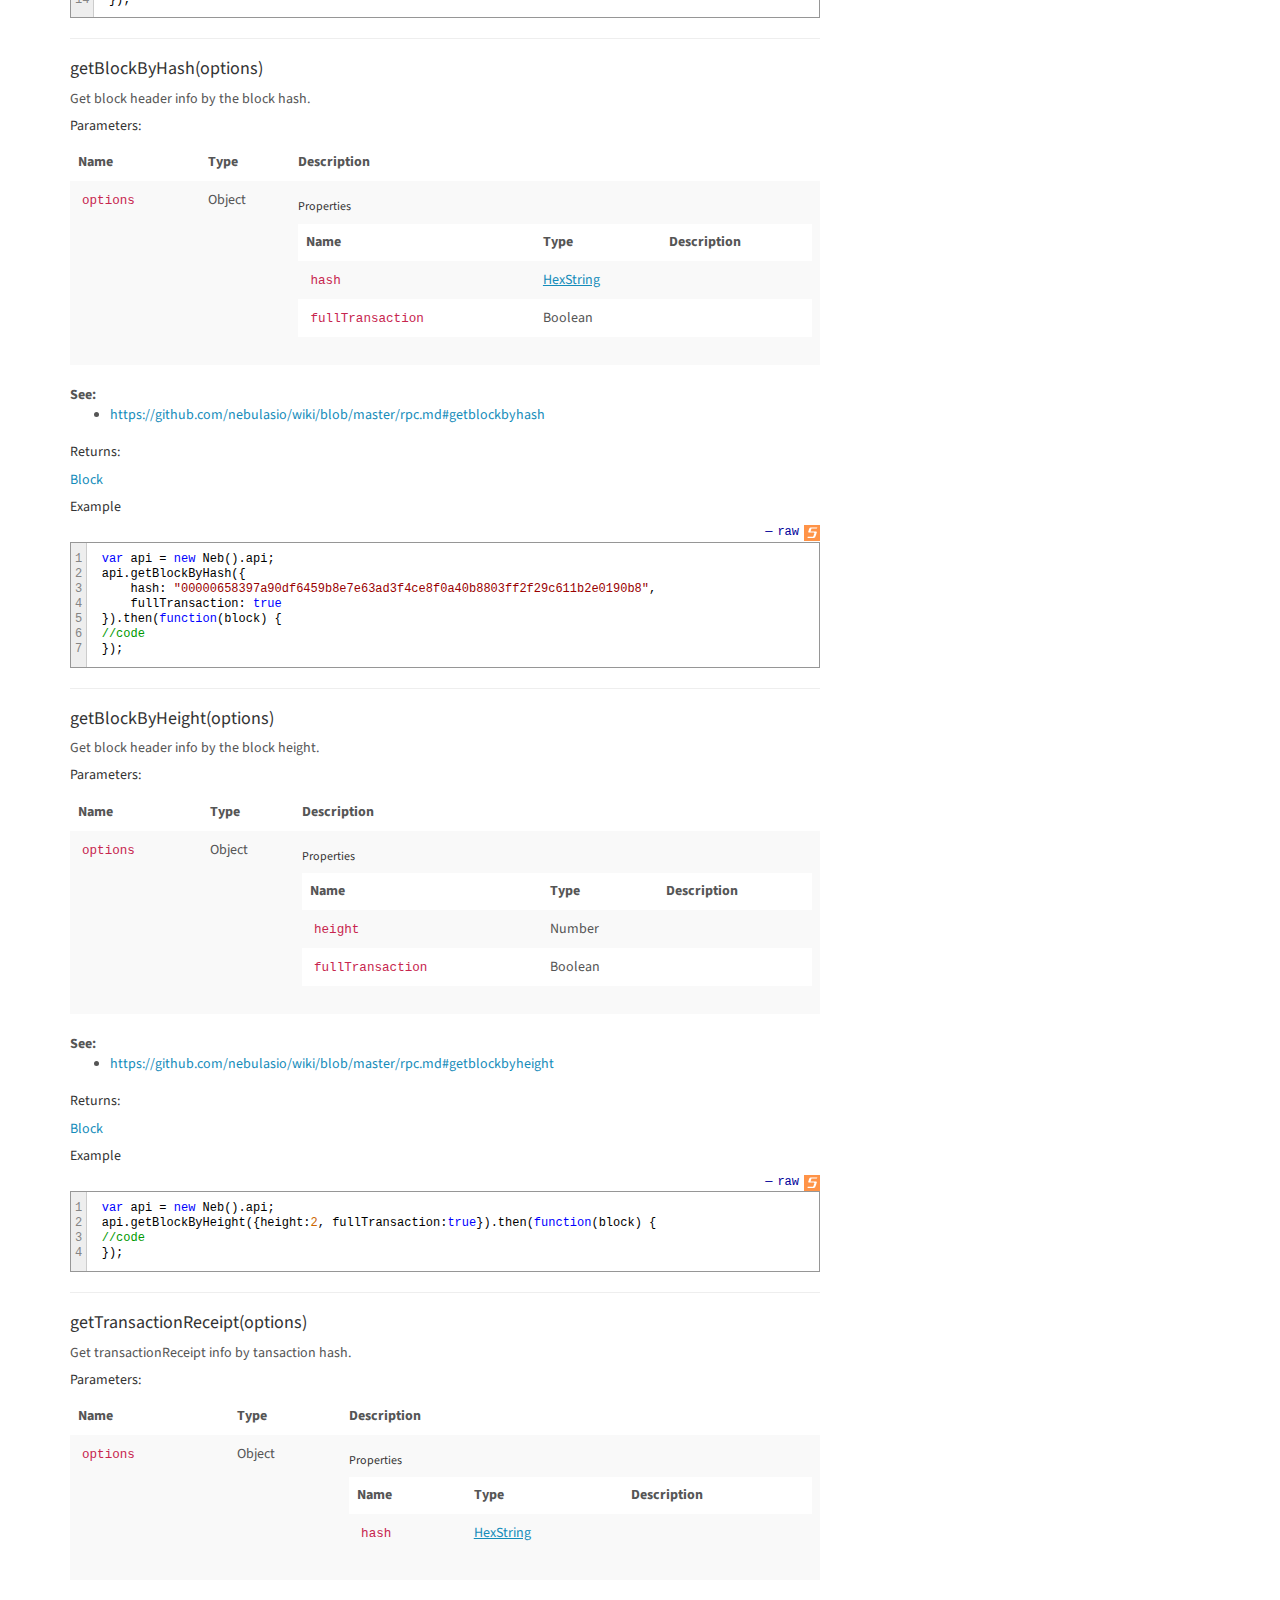
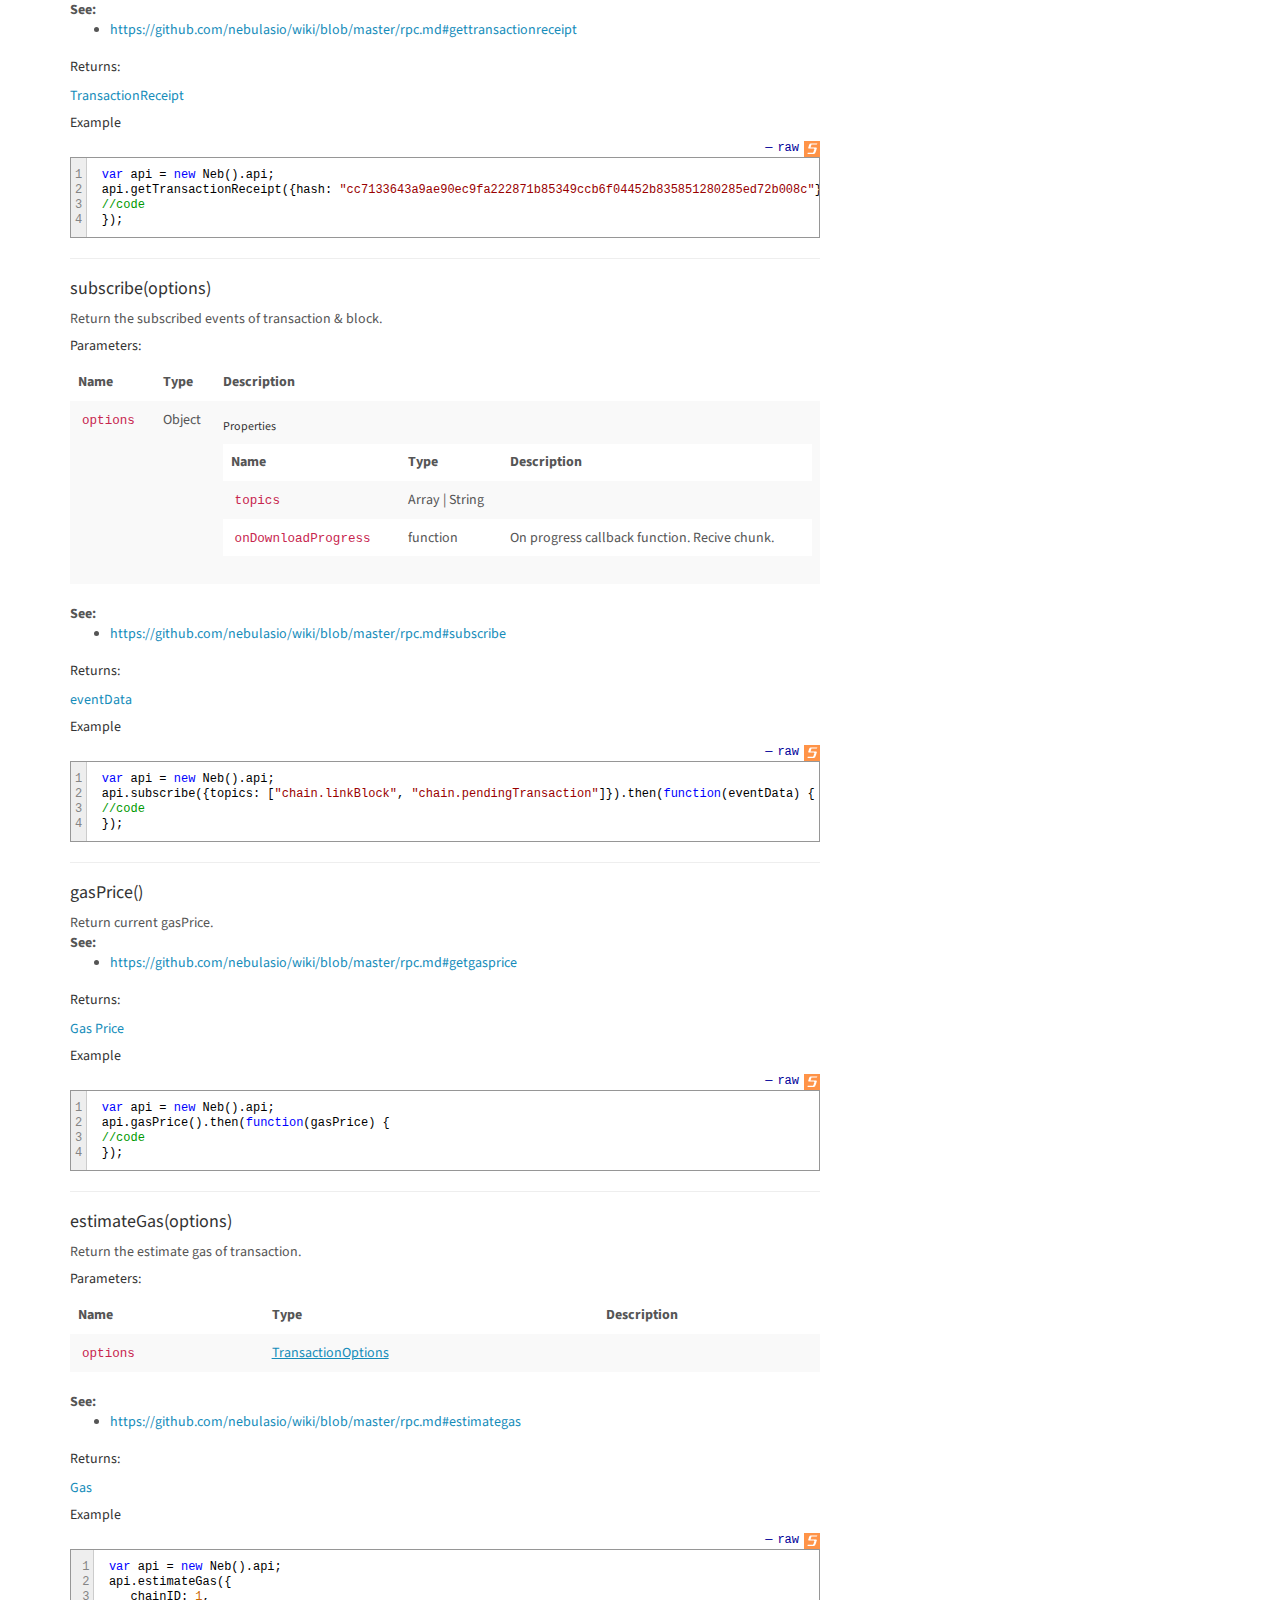
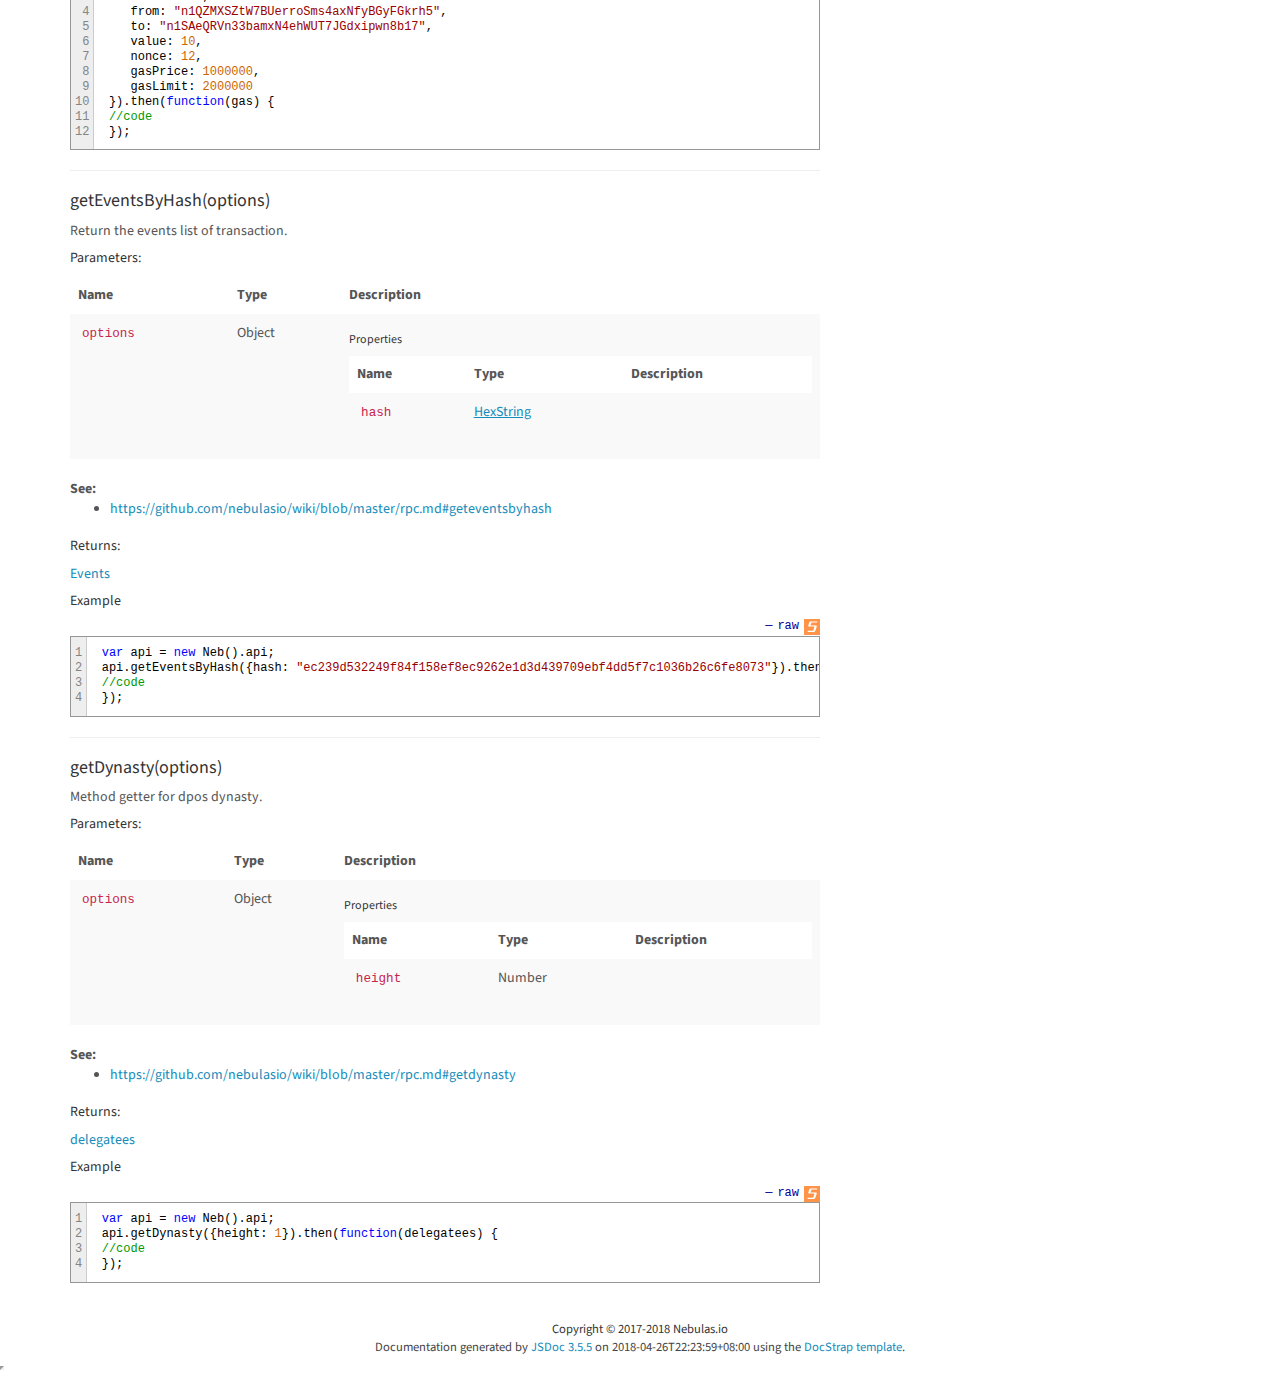
<file: misc/neb.js/docs/API.html>
<!DOCTYPE html>

<html lang="en">
<head>
	<meta charset="utf-8">
	<meta name="viewport" content="width=device-width">
	<title>Nebulas JavaScript API Class: API</title>

	<!--[if lt IE 9]>
	<script src="//html5shiv.googlecode.com/svn/trunk/html5.js"></script>
	<![endif]-->
	<link type="text/css" rel="stylesheet" href="styles/sunlight.default.css">
	<link rel="shortcut icon" href="img/logo.png" type="image/x-icon">

	<link type="text/css" rel="stylesheet" href="styles/site.lumen.css">

</head>

<body>

<div class="navbar navbar-default navbar-fixed-top ">
<div class="container">
	<div class="navbar-header">
		<a class="navbar-brand" href="index.html"><img class="branding-logo" src="img/logo.png"
		alt="logo"/>Nebulas JavaScript API</a>
		<button class="navbar-toggle" type="button" data-toggle="collapse" data-target="#topNavigation">
			<span class="icon-bar"></span>
			<span class="icon-bar"></span>
			<span class="icon-bar"></span>
        </button>
	</div>
	<div class="navbar-collapse collapse" id="topNavigation">
		<ul class="nav navbar-nav">
			
			<li class="dropdown">
				<a href="classes.list.html" class="dropdown-toggle" data-toggle="dropdown">Classes<b class="caret"></b></a>
				<ul class="dropdown-menu ">
					<li><a href="Account.html">Account</a></li><li><a href="Admin.html">Admin</a></li><li><a href="API.html">API</a></li><li><a href="Neb.html">Neb</a></li><li><a href="Transaction.html">Transaction</a></li>
				</ul>
			</li>
			
			<li class="dropdown">
				<a href="global.html" class="dropdown-toggle" data-toggle="dropdown">Global<b class="caret"></b></a>
				<ul class="dropdown-menu ">
					<li><a href="global.html">Global</a></li>
				</ul>
			</li>
			
		</ul>
        
            <div class="col-sm-3 col-md-3">
                <form class="navbar-form" role="search">
                    <div class="input-group">
                        <input type="text" class="form-control" placeholder="Search" name="q" id="search-input">
                        <div class="input-group-btn">
                            <button class="btn btn-default" id="search-submit"><i class="glyphicon glyphicon-search"></i></button>
                        </div>
                    </div>
                </form>
            </div>
        
	</div>

</div>
</div>


<div class="container" id="toc-content">
<div class="row">

	
	<div class="col-md-8">
	
		<div id="main">
			

	<h1 class="page-title">Class: API</h1>
<section>

<header>
    
        <h2>
        API
        </h2>
        
    
</header>


<article>
    <div class="container-overview">
    
        
<hr>
<dt>
    <h4 class="name" id="API"><span class="type-signature"></span>new API(neb)</h4>
    
    
</dt>
<dd>

    
    <div class="description">
        User API constructor.
Class encapsulate methods for building distributed applications and services.
    </div>
    

    

    

    
    
        <h5>Parameters:</h5>
        

<table class="params table table-striped">
    <thead>
    <tr>
        
        <th>Name</th>
        

        <th>Type</th>

        

        

        <th class="last">Description</th>
    </tr>
    </thead>

    <tbody>
    

        <tr>
            
                <td class="name"><code>neb</code></td>
            

            <td class="type">
            
                
<span class="param-type"><a href="Neb.html">Neb</a></span>



            
            </td>

            

            

            <td class="description last">Instance of Neb library.</td>
        </tr>

    
    </tbody>
</table>

    

    
<dl class="details">
    

	

	

	

    

    

    

    

	

	

	

	

	



	

	

	
	<dt class="tag-see method-doc-label method-doc-details-label">See:</dt>
	<dd class="tag-see">
		<ul>
			<li><a href="https://github.com/nebulasio/wiki/blob/master/rpc.md">API documentation</a></li>
			</ul>
	</dd>
	

	
</dl>


    

    

    

    

    

    

    
        <h5>Example</h5>
        
    <pre class="sunlight-highlight-javascript">var api = new API ( new Neb() );
// or just
var api = new Neb().api;</pre>


    
</dd>

    
    </div>

    

    

    

    

    

    

    
        <h3 class="subsection-title">Methods</h3>

        <dl>
            
<hr>
<dt>
    <h4 class="name" id="getNebState"><span class="type-signature"></span>getNebState()</h4>
    
    
</dt>
<dd>

    
    <div class="description">
        Method get state of Nebulas Network.
    </div>
    

    

    

    
    

    
<dl class="details">
    

	

	

	

    

    

    

    

	

	

	

	

	



	

	

	
	<dt class="tag-see method-doc-label method-doc-details-label">See:</dt>
	<dd class="tag-see">
		<ul>
			<li><a href="https://github.com/nebulasio/wiki/blob/master/rpc.md#getnebstate">https://github.com/nebulasio/wiki/blob/master/rpc.md#getnebstate</a></li>
			</ul>
	</dd>
	

	
</dl>


    

    

    

    

    

    
    <h5>Returns:</h5>
    
            
<div class="param-desc">
    <a href="https://github.com/nebulasio/wiki/blob/master/rpc.md#getnebstate">NebStateObject</a>
</div>




        

    
        <h5>Example</h5>
        
    <pre class="sunlight-highlight-javascript">var api = new Neb().api;
api.getNebState().then(function(state) {
//code
});</pre>


    
</dd>

        
            
<hr>
<dt>
    <h4 class="name" id="latestIrreversibleBlock"><span class="type-signature"></span>latestIrreversibleBlock()</h4>
    
    
</dt>
<dd>

    
    <div class="description">
        Method get latest irreversible block of Nebulas Network.
    </div>
    

    

    

    
    

    
<dl class="details">
    

	

	

	

    

    

    

    

	

	

	

	

	



	

	

	
	<dt class="tag-see method-doc-label method-doc-details-label">See:</dt>
	<dd class="tag-see">
		<ul>
			<li><a href="https://github.com/nebulasio/wiki/blob/master/rpc.md#latestirreversibleblock">https://github.com/nebulasio/wiki/blob/master/rpc.md#latestirreversibleblock</a></li>
			</ul>
	</dd>
	

	
</dl>


    

    

    

    

    

    
    <h5>Returns:</h5>
    
            
<div class="param-desc">
    <a href="https://github.com/nebulasio/wiki/blob/master/rpc.md#latestirreversibleblock">dataBlockInfo.</a>
</div>




        

    
        <h5>Example</h5>
        
    <pre class="sunlight-highlight-javascript">var api = new Neb().api;
api.latestIrreversibleBlock().then(function(blockData) {
//code
});</pre>


    
</dd>

        
            
<hr>
<dt>
    <h4 class="name" id="getAccountState"><span class="type-signature"></span>getAccountState(options)</h4>
    
    
</dt>
<dd>

    
    <div class="description">
        Method return the state of the account. Balance and nonce.
    </div>
    

    

    

    
    
        <h5>Parameters:</h5>
        

<table class="params table table-striped">
    <thead>
    <tr>
        
        <th>Name</th>
        

        <th>Type</th>

        

        

        <th class="last">Description</th>
    </tr>
    </thead>

    <tbody>
    

        <tr>
            
                <td class="name"><code>options</code></td>
            

            <td class="type">
            
                
<span class="param-type">Object</span>



            
            </td>

            

            

            <td class="description last">
                <h6 class="method-params-label method-subparams-label">Properties</h6>
                

<table class="params table table-striped">
    <thead>
    <tr>
        
        <th>Name</th>
        

        <th>Type</th>

        

        

        <th class="last">Description</th>
    </tr>
    </thead>

    <tbody>
    

        <tr>
            
                <td class="name"><code>address</code></td>
            

            <td class="type">
            
                
<span class="param-type"><a href="global.html#HexString">HexString</a></span>



            
            </td>

            

            

            <td class="description last"></td>
        </tr>

    

        <tr>
            
                <td class="name"><code>height</code></td>
            

            <td class="type">
            
                
<span class="param-type">String</span>



            
            </td>

            

            

            <td class="description last"></td>
        </tr>

    
    </tbody>
</table>

            </td>
        </tr>

    
    </tbody>
</table>

    

    
<dl class="details">
    

	

	

	

    

    

    

    

	

	

	

	

	



	

	

	
	<dt class="tag-see method-doc-label method-doc-details-label">See:</dt>
	<dd class="tag-see">
		<ul>
			<li><a href="https://github.com/nebulasio/wiki/blob/master/rpc.md#getaccountstate">https://github.com/nebulasio/wiki/blob/master/rpc.md#getaccountstate</a></li>
			</ul>
	</dd>
	

	
</dl>


    

    

    

    

    

    
    <h5>Returns:</h5>
    
            
<div class="param-desc">
    <a href="https://github.com/nebulasio/wiki/blob/master/rpc.md#getaccountstate">accaountStateObject</a>
</div>




        

    
        <h5>Example</h5>
        
    <pre class="sunlight-highlight-javascript">var api = new Neb().api;
api.getAccountState({address: &quot;n1QsosVXKxiV3B4iDWNmxfN4VqpHn2TeUcn&quot;}).then(function(state) {
//code
});</pre>


    
</dd>

        
            
<hr>
<dt>
    <h4 class="name" id="call"><span class="type-signature"></span>call(options)</h4>
    
    
</dt>
<dd>

    
    <div class="description">
        Method wrap smart contract call functionality.
    </div>
    

    

    

    
    
        <h5>Parameters:</h5>
        

<table class="params table table-striped">
    <thead>
    <tr>
        
        <th>Name</th>
        

        <th>Type</th>

        

        

        <th class="last">Description</th>
    </tr>
    </thead>

    <tbody>
    

        <tr>
            
                <td class="name"><code>options</code></td>
            

            <td class="type">
            
                
<span class="param-type"><a href="global.html#TransactionOptions">TransactionOptions</a></span>



            
            </td>

            

            

            <td class="description last"></td>
        </tr>

    
    </tbody>
</table>

    

    
<dl class="details">
    

	

	

	

    

    

    

    

	

	

	

	

	



	

	

	
	<dt class="tag-see method-doc-label method-doc-details-label">See:</dt>
	<dd class="tag-see">
		<ul>
			<li><a href="https://github.com/nebulasio/wiki/blob/master/rpc.md#call">https://github.com/nebulasio/wiki/blob/master/rpc.md#call</a></li>
			</ul>
	</dd>
	

	
</dl>


    

    

    

    

    

    
    <h5>Returns:</h5>
    
            
<div class="param-desc">
    <a href="https://github.com/nebulasio/wiki/blob/master/rpc.md#call">Transcation hash</a>
</div>




        

    
        <h5>Example</h5>
        
    <pre class="sunlight-highlight-javascript">var api = new Neb().api;
api.call({
   chainID: 1,
   from: &quot;n1QZMXSZtW7BUerroSms4axNfyBGyFGkrh5&quot;,
   to: &quot;n1SAeQRVn33bamxN4ehWUT7JGdxipwn8b17&quot;,
   value: 10,
   nonce: 12,
   gasPrice: 1000000,
   gasLimit: 2000000,
   contract: {
       function: &quot;save&quot;,
       args: &quot;[0]&quot;
   }
}).then(function(tx) {
    //code
});</pre>


    
</dd>

        
            
<hr>
<dt>
    <h4 class="name" id="sendRawTransaction"><span class="type-signature"></span>sendRawTransaction(options)</h4>
    
    
</dt>
<dd>

    
    <div class="description">
        Method wrap submit the signed transaction.
    </div>
    

    

    

    
    
        <h5>Parameters:</h5>
        

<table class="params table table-striped">
    <thead>
    <tr>
        
        <th>Name</th>
        

        <th>Type</th>

        

        

        <th class="last">Description</th>
    </tr>
    </thead>

    <tbody>
    

        <tr>
            
                <td class="name"><code>options</code></td>
            

            <td class="type">
            
                
<span class="param-type">Object</span>



            
            </td>

            

            

            <td class="description last">
                <h6 class="method-params-label method-subparams-label">Properties</h6>
                

<table class="params table table-striped">
    <thead>
    <tr>
        
        <th>Name</th>
        

        <th>Type</th>

        

        

        <th class="last">Description</th>
    </tr>
    </thead>

    <tbody>
    

        <tr>
            
                <td class="name"><code>data</code></td>
            

            <td class="type">
            
                
<span class="param-type">String</span>



            
            </td>

            

            

            <td class="description last"></td>
        </tr>

    
    </tbody>
</table>

            </td>
        </tr>

    
    </tbody>
</table>

    

    
<dl class="details">
    

	

	

	

    

    

    

    

	

	

	

	

	



	

	

	
	<dt class="tag-see method-doc-label method-doc-details-label">See:</dt>
	<dd class="tag-see">
		<ul>
			<li><a href="https://github.com/nebulasio/wiki/blob/master/rpc.md#sendrawtransaction">https://github.com/nebulasio/wiki/blob/master/rpc.md#sendrawtransaction</a></li>
			</ul>
	</dd>
	

	
</dl>


    

    

    

    

    

    
    <h5>Returns:</h5>
    
            
<div class="param-desc">
    <a href="https://github.com/nebulasio/wiki/blob/master/rpc.md#sendrawtransaction">Transcation hash</a>
</div>




        

    
        <h5>Example</h5>
        
    <pre class="sunlight-highlight-javascript">var api = new Neb().api;
var tx = new Transaction({
   chainID: 1,
   from: acc1,
   to: acc2,
   value: 10,
   nonce: 12,
   gasPrice: 1000000,
   gasLimit: 2000000
});
tx.signTransaction();
api.sendRawTransaction( {data: tx.toProtoString()} ).then(function(hash) {
//code
});</pre>


    
</dd>

        
            
<hr>
<dt>
    <h4 class="name" id="getBlockByHash"><span class="type-signature"></span>getBlockByHash(options)</h4>
    
    
</dt>
<dd>

    
    <div class="description">
        Get block header info by the block hash.
    </div>
    

    

    

    
    
        <h5>Parameters:</h5>
        

<table class="params table table-striped">
    <thead>
    <tr>
        
        <th>Name</th>
        

        <th>Type</th>

        

        

        <th class="last">Description</th>
    </tr>
    </thead>

    <tbody>
    

        <tr>
            
                <td class="name"><code>options</code></td>
            

            <td class="type">
            
                
<span class="param-type">Object</span>



            
            </td>

            

            

            <td class="description last">
                <h6 class="method-params-label method-subparams-label">Properties</h6>
                

<table class="params table table-striped">
    <thead>
    <tr>
        
        <th>Name</th>
        

        <th>Type</th>

        

        

        <th class="last">Description</th>
    </tr>
    </thead>

    <tbody>
    

        <tr>
            
                <td class="name"><code>hash</code></td>
            

            <td class="type">
            
                
<span class="param-type"><a href="global.html#HexString">HexString</a></span>



            
            </td>

            

            

            <td class="description last"></td>
        </tr>

    

        <tr>
            
                <td class="name"><code>fullTransaction</code></td>
            

            <td class="type">
            
                
<span class="param-type">Boolean</span>



            
            </td>

            

            

            <td class="description last"></td>
        </tr>

    
    </tbody>
</table>

            </td>
        </tr>

    
    </tbody>
</table>

    

    
<dl class="details">
    

	

	

	

    

    

    

    

	

	

	

	

	



	

	

	
	<dt class="tag-see method-doc-label method-doc-details-label">See:</dt>
	<dd class="tag-see">
		<ul>
			<li><a href="https://github.com/nebulasio/wiki/blob/master/rpc.md#getblockbyhash">https://github.com/nebulasio/wiki/blob/master/rpc.md#getblockbyhash</a></li>
			</ul>
	</dd>
	

	
</dl>


    

    

    

    

    

    
    <h5>Returns:</h5>
    
            
<div class="param-desc">
    <a href="https://github.com/nebulasio/wiki/blob/master/rpc.md#getblockbyhash">Block</a>
</div>




        

    
        <h5>Example</h5>
        
    <pre class="sunlight-highlight-javascript">var api = new Neb().api;
api.getBlockByHash({
    hash: &quot;00000658397a90df6459b8e7e63ad3f4ce8f0a40b8803ff2f29c611b2e0190b8&quot;,
    fullTransaction: true
}).then(function(block) {
//code
});</pre>


    
</dd>

        
            
<hr>
<dt>
    <h4 class="name" id="getBlockByHeight"><span class="type-signature"></span>getBlockByHeight(options)</h4>
    
    
</dt>
<dd>

    
    <div class="description">
        Get block header info by the block height.
    </div>
    

    

    

    
    
        <h5>Parameters:</h5>
        

<table class="params table table-striped">
    <thead>
    <tr>
        
        <th>Name</th>
        

        <th>Type</th>

        

        

        <th class="last">Description</th>
    </tr>
    </thead>

    <tbody>
    

        <tr>
            
                <td class="name"><code>options</code></td>
            

            <td class="type">
            
                
<span class="param-type">Object</span>



            
            </td>

            

            

            <td class="description last">
                <h6 class="method-params-label method-subparams-label">Properties</h6>
                

<table class="params table table-striped">
    <thead>
    <tr>
        
        <th>Name</th>
        

        <th>Type</th>

        

        

        <th class="last">Description</th>
    </tr>
    </thead>

    <tbody>
    

        <tr>
            
                <td class="name"><code>height</code></td>
            

            <td class="type">
            
                
<span class="param-type">Number</span>



            
            </td>

            

            

            <td class="description last"></td>
        </tr>

    

        <tr>
            
                <td class="name"><code>fullTransaction</code></td>
            

            <td class="type">
            
                
<span class="param-type">Boolean</span>



            
            </td>

            

            

            <td class="description last"></td>
        </tr>

    
    </tbody>
</table>

            </td>
        </tr>

    
    </tbody>
</table>

    

    
<dl class="details">
    

	

	

	

    

    

    

    

	

	

	

	

	



	

	

	
	<dt class="tag-see method-doc-label method-doc-details-label">See:</dt>
	<dd class="tag-see">
		<ul>
			<li><a href="https://github.com/nebulasio/wiki/blob/master/rpc.md#getblockbyheight">https://github.com/nebulasio/wiki/blob/master/rpc.md#getblockbyheight</a></li>
			</ul>
	</dd>
	

	
</dl>


    

    

    

    

    

    
    <h5>Returns:</h5>
    
            
<div class="param-desc">
    <a href="https://github.com/nebulasio/wiki/blob/master/rpc.md#getblockbyheight">Block</a>
</div>




        

    
        <h5>Example</h5>
        
    <pre class="sunlight-highlight-javascript">var api = new Neb().api;
api.getBlockByHeight({height:2, fullTransaction:true}).then(function(block) {
//code
});</pre>


    
</dd>

        
            
<hr>
<dt>
    <h4 class="name" id="getTransactionReceipt"><span class="type-signature"></span>getTransactionReceipt(options)</h4>
    
    
</dt>
<dd>

    
    <div class="description">
        Get transactionReceipt info by tansaction hash.
    </div>
    

    

    

    
    
        <h5>Parameters:</h5>
        

<table class="params table table-striped">
    <thead>
    <tr>
        
        <th>Name</th>
        

        <th>Type</th>

        

        

        <th class="last">Description</th>
    </tr>
    </thead>

    <tbody>
    

        <tr>
            
                <td class="name"><code>options</code></td>
            

            <td class="type">
            
                
<span class="param-type">Object</span>



            
            </td>

            

            

            <td class="description last">
                <h6 class="method-params-label method-subparams-label">Properties</h6>
                

<table class="params table table-striped">
    <thead>
    <tr>
        
        <th>Name</th>
        

        <th>Type</th>

        

        

        <th class="last">Description</th>
    </tr>
    </thead>

    <tbody>
    

        <tr>
            
                <td class="name"><code>hash</code></td>
            

            <td class="type">
            
                
<span class="param-type"><a href="global.html#HexString">HexString</a></span>



            
            </td>

            

            

            <td class="description last"></td>
        </tr>

    
    </tbody>
</table>

            </td>
        </tr>

    
    </tbody>
</table>

    

    
<dl class="details">
    

	

	

	

    

    

    

    

	

	

	

	

	



	

	

	
	<dt class="tag-see method-doc-label method-doc-details-label">See:</dt>
	<dd class="tag-see">
		<ul>
			<li><a href="https://github.com/nebulasio/wiki/blob/master/rpc.md#gettransactionreceipt">https://github.com/nebulasio/wiki/blob/master/rpc.md#gettransactionreceipt</a></li>
			</ul>
	</dd>
	

	
</dl>


    

    

    

    

    

    
    <h5>Returns:</h5>
    
            
<div class="param-desc">
    <a href="https://github.com/nebulasio/wiki/blob/master/rpc.md#gettransactionreceipt">TransactionReceipt</a>
</div>




        

    
        <h5>Example</h5>
        
    <pre class="sunlight-highlight-javascript">var api = new Neb().api;
api.getTransactionReceipt({hash: &quot;cc7133643a9ae90ec9fa222871b85349ccb6f04452b835851280285ed72b008c&quot;}).then(function(receipt) {
//code
});</pre>


    
</dd>

        
            
<hr>
<dt>
    <h4 class="name" id="subscribe"><span class="type-signature"></span>subscribe(options)</h4>
    
    
</dt>
<dd>

    
    <div class="description">
        Return the subscribed events of transaction & block.
    </div>
    

    

    

    
    
        <h5>Parameters:</h5>
        

<table class="params table table-striped">
    <thead>
    <tr>
        
        <th>Name</th>
        

        <th>Type</th>

        

        

        <th class="last">Description</th>
    </tr>
    </thead>

    <tbody>
    

        <tr>
            
                <td class="name"><code>options</code></td>
            

            <td class="type">
            
                
<span class="param-type">Object</span>



            
            </td>

            

            

            <td class="description last">
                <h6 class="method-params-label method-subparams-label">Properties</h6>
                

<table class="params table table-striped">
    <thead>
    <tr>
        
        <th>Name</th>
        

        <th>Type</th>

        

        

        <th class="last">Description</th>
    </tr>
    </thead>

    <tbody>
    

        <tr>
            
                <td class="name"><code>topics</code></td>
            

            <td class="type">
            
                
<span class="param-type">Array</span>
|

<span class="param-type">String</span>



            
            </td>

            

            

            <td class="description last"></td>
        </tr>

    

        <tr>
            
                <td class="name"><code>onDownloadProgress</code></td>
            

            <td class="type">
            
                
<span class="param-type">function</span>



            
            </td>

            

            

            <td class="description last">On progress callback function. Recive chunk.</td>
        </tr>

    
    </tbody>
</table>

            </td>
        </tr>

    
    </tbody>
</table>

    

    
<dl class="details">
    

	

	

	

    

    

    

    

	

	

	

	

	



	

	

	
	<dt class="tag-see method-doc-label method-doc-details-label">See:</dt>
	<dd class="tag-see">
		<ul>
			<li><a href="https://github.com/nebulasio/wiki/blob/master/rpc.md#subscribe">https://github.com/nebulasio/wiki/blob/master/rpc.md#subscribe</a></li>
			</ul>
	</dd>
	

	
</dl>


    

    

    

    

    

    
    <h5>Returns:</h5>
    
            
<div class="param-desc">
    <a href="https://github.com/nebulasio/wiki/blob/master/rpc.md#subscribe">eventData</a>
</div>




        

    
        <h5>Example</h5>
        
    <pre class="sunlight-highlight-javascript">var api = new Neb().api;
api.subscribe({topics: [&quot;chain.linkBlock&quot;, &quot;chain.pendingTransaction&quot;]}).then(function(eventData) {
//code
});</pre>


    
</dd>

        
            
<hr>
<dt>
    <h4 class="name" id="gasPrice"><span class="type-signature"></span>gasPrice()</h4>
    
    
</dt>
<dd>

    
    <div class="description">
        Return current gasPrice.
    </div>
    

    

    

    
    

    
<dl class="details">
    

	

	

	

    

    

    

    

	

	

	

	

	



	

	

	
	<dt class="tag-see method-doc-label method-doc-details-label">See:</dt>
	<dd class="tag-see">
		<ul>
			<li><a href="https://github.com/nebulasio/wiki/blob/master/rpc.md#getgasprice">https://github.com/nebulasio/wiki/blob/master/rpc.md#getgasprice</a></li>
			</ul>
	</dd>
	

	
</dl>


    

    

    

    

    

    
    <h5>Returns:</h5>
    
            
<div class="param-desc">
    <a href="https://github.com/nebulasio/wiki/blob/master/rpc.md#getgasprice">Gas Price</a>
</div>




        

    
        <h5>Example</h5>
        
    <pre class="sunlight-highlight-javascript">var api = new Neb().api;
api.gasPrice().then(function(gasPrice) {
//code
});</pre>


    
</dd>

        
            
<hr>
<dt>
    <h4 class="name" id="estimateGas"><span class="type-signature"></span>estimateGas(options)</h4>
    
    
</dt>
<dd>

    
    <div class="description">
        Return the estimate gas of transaction.
    </div>
    

    

    

    
    
        <h5>Parameters:</h5>
        

<table class="params table table-striped">
    <thead>
    <tr>
        
        <th>Name</th>
        

        <th>Type</th>

        

        

        <th class="last">Description</th>
    </tr>
    </thead>

    <tbody>
    

        <tr>
            
                <td class="name"><code>options</code></td>
            

            <td class="type">
            
                
<span class="param-type"><a href="global.html#TransactionOptions">TransactionOptions</a></span>



            
            </td>

            

            

            <td class="description last"></td>
        </tr>

    
    </tbody>
</table>

    

    
<dl class="details">
    

	

	

	

    

    

    

    

	

	

	

	

	



	

	

	
	<dt class="tag-see method-doc-label method-doc-details-label">See:</dt>
	<dd class="tag-see">
		<ul>
			<li><a href="https://github.com/nebulasio/wiki/blob/master/rpc.md#estimategas">https://github.com/nebulasio/wiki/blob/master/rpc.md#estimategas</a></li>
			</ul>
	</dd>
	

	
</dl>


    

    

    

    

    

    
    <h5>Returns:</h5>
    
            
<div class="param-desc">
    <a href="https://github.com/nebulasio/wiki/blob/master/rpc.md#estimategas">Gas</a>
</div>




        

    
        <h5>Example</h5>
        
    <pre class="sunlight-highlight-javascript">var api = new Neb().api;
api.estimateGas({
   chainID: 1,
   from: &quot;n1QZMXSZtW7BUerroSms4axNfyBGyFGkrh5&quot;,
   to: &quot;n1SAeQRVn33bamxN4ehWUT7JGdxipwn8b17&quot;,
   value: 10,
   nonce: 12,
   gasPrice: 1000000,
   gasLimit: 2000000
}).then(function(gas) {
//code
});</pre>


    
</dd>

        
            
<hr>
<dt>
    <h4 class="name" id="getEventsByHash"><span class="type-signature"></span>getEventsByHash(options)</h4>
    
    
</dt>
<dd>

    
    <div class="description">
        Return the events list of transaction.
    </div>
    

    

    

    
    
        <h5>Parameters:</h5>
        

<table class="params table table-striped">
    <thead>
    <tr>
        
        <th>Name</th>
        

        <th>Type</th>

        

        

        <th class="last">Description</th>
    </tr>
    </thead>

    <tbody>
    

        <tr>
            
                <td class="name"><code>options</code></td>
            

            <td class="type">
            
                
<span class="param-type">Object</span>



            
            </td>

            

            

            <td class="description last">
                <h6 class="method-params-label method-subparams-label">Properties</h6>
                

<table class="params table table-striped">
    <thead>
    <tr>
        
        <th>Name</th>
        

        <th>Type</th>

        

        

        <th class="last">Description</th>
    </tr>
    </thead>

    <tbody>
    

        <tr>
            
                <td class="name"><code>hash</code></td>
            

            <td class="type">
            
                
<span class="param-type"><a href="global.html#HexString">HexString</a></span>



            
            </td>

            

            

            <td class="description last"></td>
        </tr>

    
    </tbody>
</table>

            </td>
        </tr>

    
    </tbody>
</table>

    

    
<dl class="details">
    

	

	

	

    

    

    

    

	

	

	

	

	



	

	

	
	<dt class="tag-see method-doc-label method-doc-details-label">See:</dt>
	<dd class="tag-see">
		<ul>
			<li><a href="https://github.com/nebulasio/wiki/blob/master/rpc.md#geteventsbyhash">https://github.com/nebulasio/wiki/blob/master/rpc.md#geteventsbyhash</a></li>
			</ul>
	</dd>
	

	
</dl>


    

    

    

    

    

    
    <h5>Returns:</h5>
    
            
<div class="param-desc">
    <a href="https://github.com/nebulasio/wiki/blob/master/rpc.md#geteventsbyhash">Events</a>
</div>




        

    
        <h5>Example</h5>
        
    <pre class="sunlight-highlight-javascript">var api = new Neb().api;
api.getEventsByHash({hash: &quot;ec239d532249f84f158ef8ec9262e1d3d439709ebf4dd5f7c1036b26c6fe8073&quot;}).then(function(events) {
//code
});</pre>


    
</dd>

        
            
<hr>
<dt>
    <h4 class="name" id="getDynasty"><span class="type-signature"></span>getDynasty(options)</h4>
    
    
</dt>
<dd>

    
    <div class="description">
        Method getter for dpos dynasty.
    </div>
    

    

    

    
    
        <h5>Parameters:</h5>
        

<table class="params table table-striped">
    <thead>
    <tr>
        
        <th>Name</th>
        

        <th>Type</th>

        

        

        <th class="last">Description</th>
    </tr>
    </thead>

    <tbody>
    

        <tr>
            
                <td class="name"><code>options</code></td>
            

            <td class="type">
            
                
<span class="param-type">Object</span>



            
            </td>

            

            

            <td class="description last">
                <h6 class="method-params-label method-subparams-label">Properties</h6>
                

<table class="params table table-striped">
    <thead>
    <tr>
        
        <th>Name</th>
        

        <th>Type</th>

        

        

        <th class="last">Description</th>
    </tr>
    </thead>

    <tbody>
    

        <tr>
            
                <td class="name"><code>height</code></td>
            

            <td class="type">
            
                
<span class="param-type">Number</span>



            
            </td>

            

            

            <td class="description last"></td>
        </tr>

    
    </tbody>
</table>

            </td>
        </tr>

    
    </tbody>
</table>

    

    
<dl class="details">
    

	

	

	

    

    

    

    

	

	

	

	

	



	

	

	
	<dt class="tag-see method-doc-label method-doc-details-label">See:</dt>
	<dd class="tag-see">
		<ul>
			<li><a href="https://github.com/nebulasio/wiki/blob/master/rpc.md#getdynasty">https://github.com/nebulasio/wiki/blob/master/rpc.md#getdynasty</a></li>
			</ul>
	</dd>
	

	
</dl>


    

    

    

    

    

    
    <h5>Returns:</h5>
    
            
<div class="param-desc">
    <a href="https://github.com/nebulasio/wiki/blob/master/rpc.md#getdynasty">delegatees</a>
</div>




        

    
        <h5>Example</h5>
        
    <pre class="sunlight-highlight-javascript">var api = new Neb().api;
api.getDynasty({height: 1}).then(function(delegatees) {
//code
});</pre>


    
</dd>

        </dl>
    

    

    
</article>

</section>




		</div>
	</div>

	<div class="clearfix"></div>

	
		<div class="col-md-3">
			<div id="toc" class="col-md-3 hidden-xs hidden-sm hidden-md"></div>
		</div>
	

</div>
</div>


    <div class="modal fade" id="searchResults">
      <div class="modal-dialog">
        <div class="modal-content">
          <div class="modal-header">
            <button type="button" class="close" data-dismiss="modal" aria-label="Close"><span aria-hidden="true">&times;</span></button>
            <h4 class="modal-title">Search results</h4>
          </div>
          <div class="modal-body"></div>
          <div class="modal-footer">
            <button type="button" class="btn btn-default" data-dismiss="modal">Close</button>
          </div>
        </div><!-- /.modal-content -->
      </div><!-- /.modal-dialog -->
    </div>


<footer>



	<span class="copyright">
	Copyright © 2017-2018 Nebulas.io
	</span>

<span class="jsdoc-message">
	Documentation generated by <a href="https://github.com/jsdoc3/jsdoc">JSDoc 3.5.5</a>
	
		on 2018-04-26T22:23:59+08:00
	
	using the <a href="https://github.com/docstrap/docstrap">DocStrap template</a>.
</span>
</footer>

<script src="scripts/docstrap.lib.js"></script>
<script src="scripts/toc.js"></script>

    <script type="text/javascript" src="scripts/fulltext-search-ui.js"></script>


<script>
$( function () {
	$( "[id*='$']" ).each( function () {
		var $this = $( this );

		$this.attr( "id", $this.attr( "id" ).replace( "$", "__" ) );
	} );

	$( ".tutorial-section pre, .readme-section pre, pre.prettyprint.source" ).each( function () {
		var $this = $( this );

		var example = $this.find( "code" );
		exampleText = example.html();
		var lang = /{@lang (.*?)}/.exec( exampleText );
		if ( lang && lang[1] ) {
			exampleText = exampleText.replace( lang[0], "" );
			example.html( exampleText );
			lang = lang[1];
		} else {
			var langClassMatch = example.parent()[0].className.match(/lang\-(\S+)/);
			lang = langClassMatch ? langClassMatch[1] : "javascript";
		}

		if ( lang ) {

			$this
			.addClass( "sunlight-highlight-" + lang )
			.addClass( "linenums" )
			.html( example.html() );

		}
	} );

	Sunlight.highlightAll( {
		lineNumbers : true,
		showMenu : true,
		enableDoclinks : true
	} );

	$.catchAnchorLinks( {
        navbarOffset: 10
	} );
	$( "#toc" ).toc( {
		anchorName  : function ( i, heading, prefix ) {
			return $( heading ).attr( "id" ) || ( prefix + i );
		},
		selectors   : "#toc-content h1,#toc-content h2,#toc-content h3,#toc-content h4",
		showAndHide : false,
		smoothScrolling: true
	} );

	$( "#main span[id^='toc']" ).addClass( "toc-shim" );
	$( '.dropdown-toggle' ).dropdown();

    $( "table" ).each( function () {
      var $this = $( this );
      $this.addClass('table');
    } );

} );
</script>



<!--Navigation and Symbol Display-->


<!--Google Analytics-->



    <script type="text/javascript">
        $(document).ready(function() {
            SearcherDisplay.init();
        });
    </script>


</body>
</html>
</file>
<file: misc/neb.js/docs/styles/sunlight.default.css>
/* global styles */
.sunlight-container {
	clear: both !important;
	position: relative !important;
	margin: 10px 0 !important;
}
.sunlight-code-container {
	clear: both !important;
	position: relative !important;
	border: none;
	border-color: #969696 !important;
	background-color: #FFFFFF !important;
}
.sunlight-highlighted, .sunlight-container, .sunlight-container textarea {
	font-family: Consolas, Inconsolata, Monaco, "Courier New" !important;
	font-size: 12px !important;
	line-height: 15px !important;
}
.sunlight-highlighted, .sunlight-container textarea {
	color: #000000 !important;
	margin: 0 !important;
}
.sunlight-container textarea {
	padding-left: 0 !important;
	margin-left: 0 !important;
	margin-right: 0 !important;
	padding-right: 0 !important;
}
.sunlight-code-container > .sunlight-highlighted {
	white-space: pre;
	overflow-x: auto;
	overflow-y: hidden; /* ie requires this wtf? */
}
.sunlight-highlighted {
	z-index: 1;
	position: relative;
}
.sunlight-highlighted * {
	background: transparent;
}
.sunlight-line-number-margin {
	float: left !important;
	margin-right: 5px !important;
	margin-top: 0 !important;
	margin-bottom: 0 !important;
	padding: 0 !important;
	padding-right: 4px !important;
	padding-left: 4px !important;
	border-right: 1px solid #CCCCCC !important;
	background-color: #EEEEEE !important;
	color: #848484 !important;
	text-align: right !important;
	position: relative;
	z-index: 3;
}
.sunlight-highlighted a, .sunlight-line-number-margin a  {
	border: none !important;
	text-decoration: none !important;
	font-weight: normal !important;
	font-style: normal !important;
	padding: 0 !important;
}
.sunlight-line-number-margin a {
	color: inherit !important;
}
.sunlight-line-highlight-overlay {
	position: absolute;
	top: 0;
	left: 0;
	width: 100%;
	z-index: 0;
}
.sunlight-line-highlight-overlay div {
	height: 15px;
	width: 100%;
}
.sunlight-line-highlight-overlay .sunlight-line-highlight-active {
	background-color: #E7FCFA;
}

/* menu */
.sunlight-menu {
	background-color: #FFFFCC;
	color: #000000;
}
.sunlight-menu ul {
	margin: 0 !important;
	padding: 0 !important;
	list-style-type: none !important;
}
.sunlight-menu li {
	float: right !important;
	margin-left: 5px !important;
}
.sunlight-menu a, .sunlight-menu img {
	color: #000099 !important;
	text-decoration: none !important;
	border: none !important;
}




.sunlight-string,
.sunlight-char,
.sunlight-heredoc,
.sunlight-heredocDeclaration,
.sunlight-nowdoc,
.sunlight-longString,
.sunlight-rawString,
.sunlight-binaryString,
.sunlight-rawLongString,
.sunlight-binaryLongString,
.sunlight-verbatimString,
.sunlight-diff .sunlight-removed {
	color: #990000 !important;
}

.sunlight-ident,
.sunlight-operator,
.sunlight-punctuation,
.sunlight-delimiter,
.sunlight-diff .sunlight-unchanged {
	color: #000000 !important;
}

.sunlight-comment,
.sunlight-xmlDocCommentContent,
.sunlight-nginx .sunlight-ssiCommand,
.sunlight-sln .sunlight-formatDeclaration,
.sunlight-diff .sunlight-added {
	color: #009900 !important;
}
.sunlight-number,
.sunlight-guid,
.sunlight-cdata {
	color: #CC6600 !important;
}

.sunlight-named-ident,
.sunlight-constant,
.sunlight-javascript .sunlight-globalVariable,
.sunlight-globalObject,
.sunlight-python .sunlight-attribute,
.sunlight-nginx .sunlight-context,
.sunlight-httpd .sunlight-context,
.sunlight-haskell .sunlight-class,
.sunlight-haskell .sunlight-type,
.sunlight-lisp .sunlight-declarationSpecifier,
.sunlight-erlang .sunlight-userDefinedFunction,
.sunlight-diff .sunlight-header {
	color: #2B91AF !important;
}
.sunlight-keyword,
.sunlight-languageConstruct,
.sunlight-css
.sunlight-element,
.sunlight-bash .sunlight-command,
.sunlight-specialOperator,
.sunlight-erlang .sunlight-moduleAttribute,
.sunlight-xml .sunlight-tagName,
.sunlight-xml .sunlight-operator,
.sunlight-diff .sunlight-modified {
	color: #0000FF !important;
}
.sunlight-shortOpenTag,
.sunlight-openTag,
.sunlight-closeTag,
.sunlight-xmlOpenTag,
.sunlight-xmlCloseTag,
.sunlight-aspOpenTag,
.sunlight-aspCloseTag,
.sunlight-label,
.sunlight-css .sunlight-importantFlag {
	background-color: #FFFF99 !important;
	color: #000000 !important;
}
.sunlight-function,
.sunlight-globalFunction,
.sunlight-ruby .sunlight-specialFunction,
.sunlight-objective-c .sunlight-messageDestination,
.sunlight-6502asm .sunlight-illegalOpcode,
.sunlight-powershell .sunlight-switch,
.sunlight-lisp .sunlight-macro,
.sunlight-lisp .sunlight-specialForm,
.sunlight-lisp .sunlight-type,
.sunlight-sln .sunlight-sectionName,
.sunlight-diff .sunlight-rangeInfo {
	color: #B069AF !important;
}

.sunlight-variable,
.sunlight-specialVariable,
.sunlight-environmentVariable,
.sunlight-objective-c .sunlight-messageArgumentName,
.sunlight-lisp .sunlight-globalVariable,
.sunlight-ruby .sunlight-globalVariable,
.sunlight-ruby .sunlight-instanceVariable,
.sunlight-sln .sunlight-operator {
	color: #325484 !important;
}
.sunlight-regexLiteral,
.sunlight-lisp .sunlight-operator,
.sunlight-6502asm .sunlight-pseudoOp,
.sunlight-erlang .sunlight-macro {
	color: #FF00B2 !important;
}
.sunlight-specialVariable {
	font-style: italic !important;
	font-weight: bold !important;
}
.sunlight-csharp .sunlight-pragma,
.sunlight-preprocessorDirective,
.sunlight-vb .sunlight-compilerDirective,
.sunlight-diff .sunlight-mergeHeader,
.sunlight-diff .sunlight-noNewLine {
	color: #999999 !important;
	font-style: italic !important;
}
.sunlight-xmlDocCommentMeta,
.sunlight-java .sunlight-annotation,
.sunlight-scala .sunlight-annotation,
.sunlight-docComment {
	color: #808080 !important;
}
.sunlight-quotedIdent,
.sunlight-ruby .sunlight-subshellCommand,
.sunlight-lisp .sunlight-keywordArgument,
.sunlight-haskell .sunlight-infixOperator,
.sunlight-erlang .sunlight-quotedAtom {
	color: #999900 !important;
}



/* xml */
.sunlight-xml .sunlight-string {
	color: #990099 !important;
}
.sunlight-xml .sunlight-attribute {
	color: #FF0000 !important;
}
.sunlight-xml .sunlight-entity {
	background-color: #EEEEEE !important;
	color: #000000 !important;
	border: 1px solid #000000 !important;
}
.sunlight-xml .sunlight-doctype {
	color: #2B91AF !important;
}

/* javascript */
.sunlight-javascript .sunlight-reservedWord {
	font-style: italic !important;
}

/* css */
.sunlight-css .sunlight-microsoftFilterPrefix {
	color: #FF00FF !important;
}
.sunlight-css .sunlight-rule {
	color: #0099FF !important;
}
.sunlight-css .sunlight-keyword {
	color: #4E65B8 !important;
}
.sunlight-css .sunlight-class {
	color: #FF0000 !important;
}
.sunlight-css .sunlight-id {
	color: #8A8E13 !important;
}
.sunlight-css .sunlight-pseudoClass,
.sunlight-css .sunlight-pseudoElement {
	color: #368B87 !important;
}

/* bash */
.sunlight-bash .sunlight-hashBang {
	color: #3D97F5 !important;
}
.sunlight-bash .sunlight-verbatimCommand {
	color: #999900 !important;
}
.sunlight-bash .sunlight-variable,
.sunlight-bash .sunlight-specialVariable {
	color: #FF0000 !important;
}

/* python */
.sunlight-python .sunlight-specialMethod {
	font-weight: bold !important;
	color: #A07DD3;
}

/* ruby */
.sunlight-ruby .sunlight-symbol {
	font-weight: bold !important;
	color: #ED7272 !important;
}

/* brainfuck */
.sunlight-brainfuck {
	font-weight: bold !important;
	color: #000000 !important;
}
.sunlight-brainfuck .sunlight-increment {
	background-color: #FF9900 !important;
}
.sunlight-brainfuck .sunlight-decrement {
	background-color: #FF99FF !important;
}
.sunlight-brainfuck .sunlight-incrementPointer {
	background-color: #FFFF99 !important;
}
.sunlight-brainfuck .sunlight-decrementPointer {
	background-color: #66CCFF !important;
}
.sunlight-brainfuck .sunlight-read {
	background-color: #FFFFFF !important;
}
.sunlight-brainfuck .sunlight-write {
	background-color: #99FF99 !important;
}
.sunlight-brainfuck .sunlight-openLoop, .sunlight-brainfuck .sunlight-closeLoop {
	background-color: #FFFFFF !important;
}

/* 6502 asm */
.sunlight-6502asm .sunlight-label {
	font-weight: bold !important;
	color: #000000 !important;
	background: none !important;
}

/* lisp */
.sunlight-lisp .sunlight-macro {
	font-style: italic !important;
}

/* erlang */
.sunlight-erlang .sunlight-atom {
	font-weight: bold !important;
}
</file>
